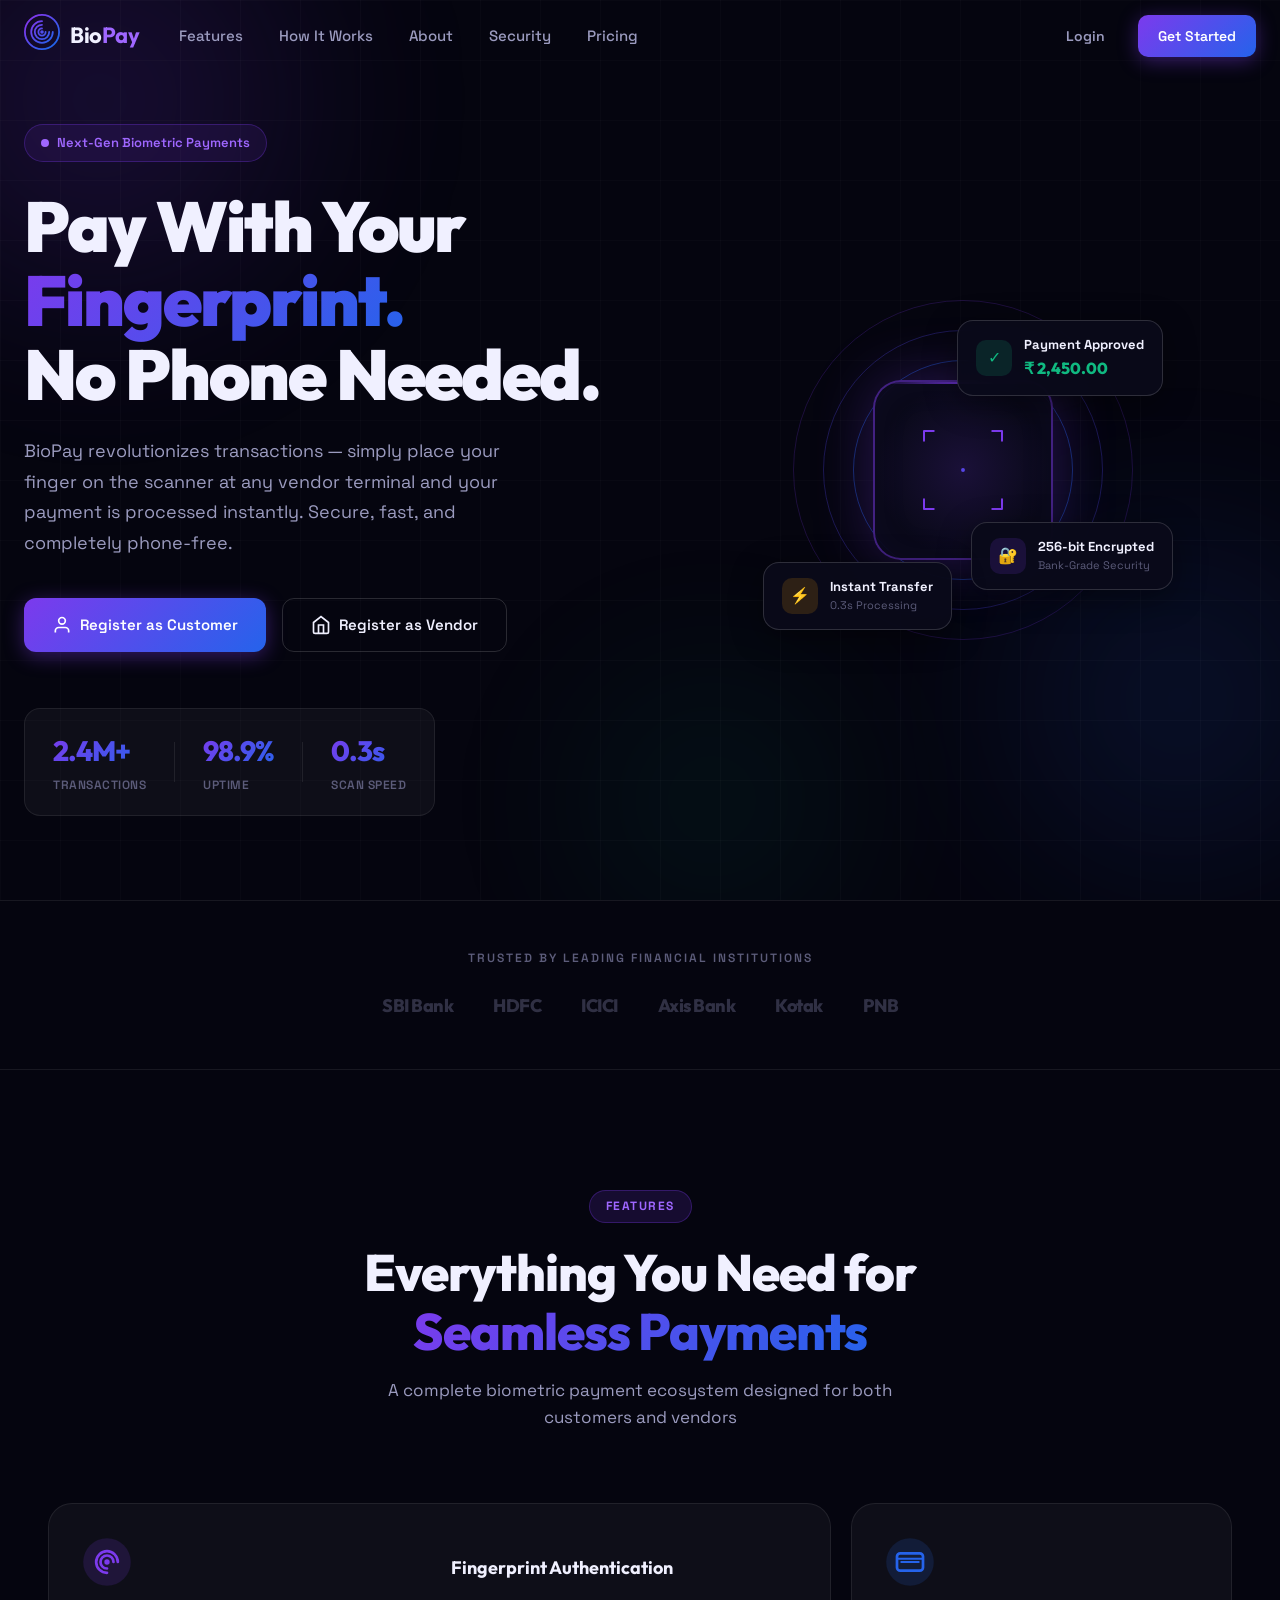
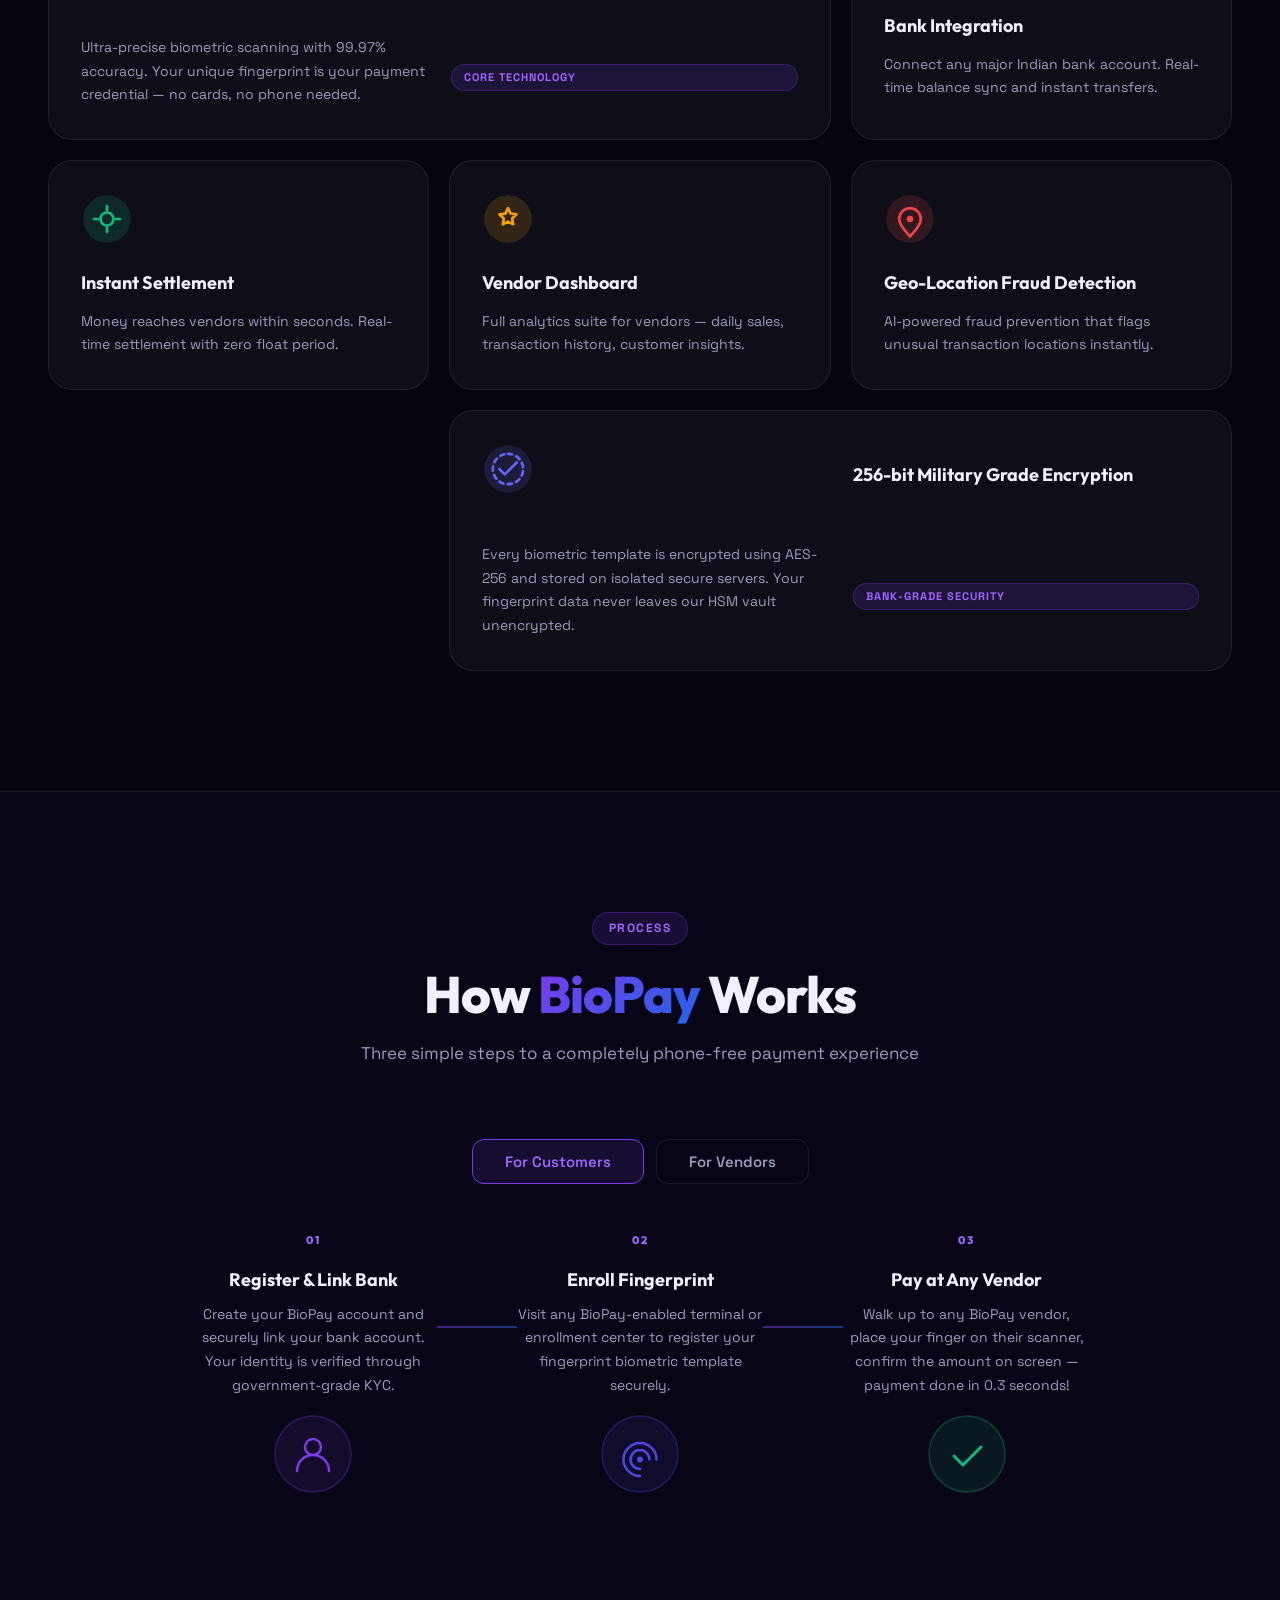
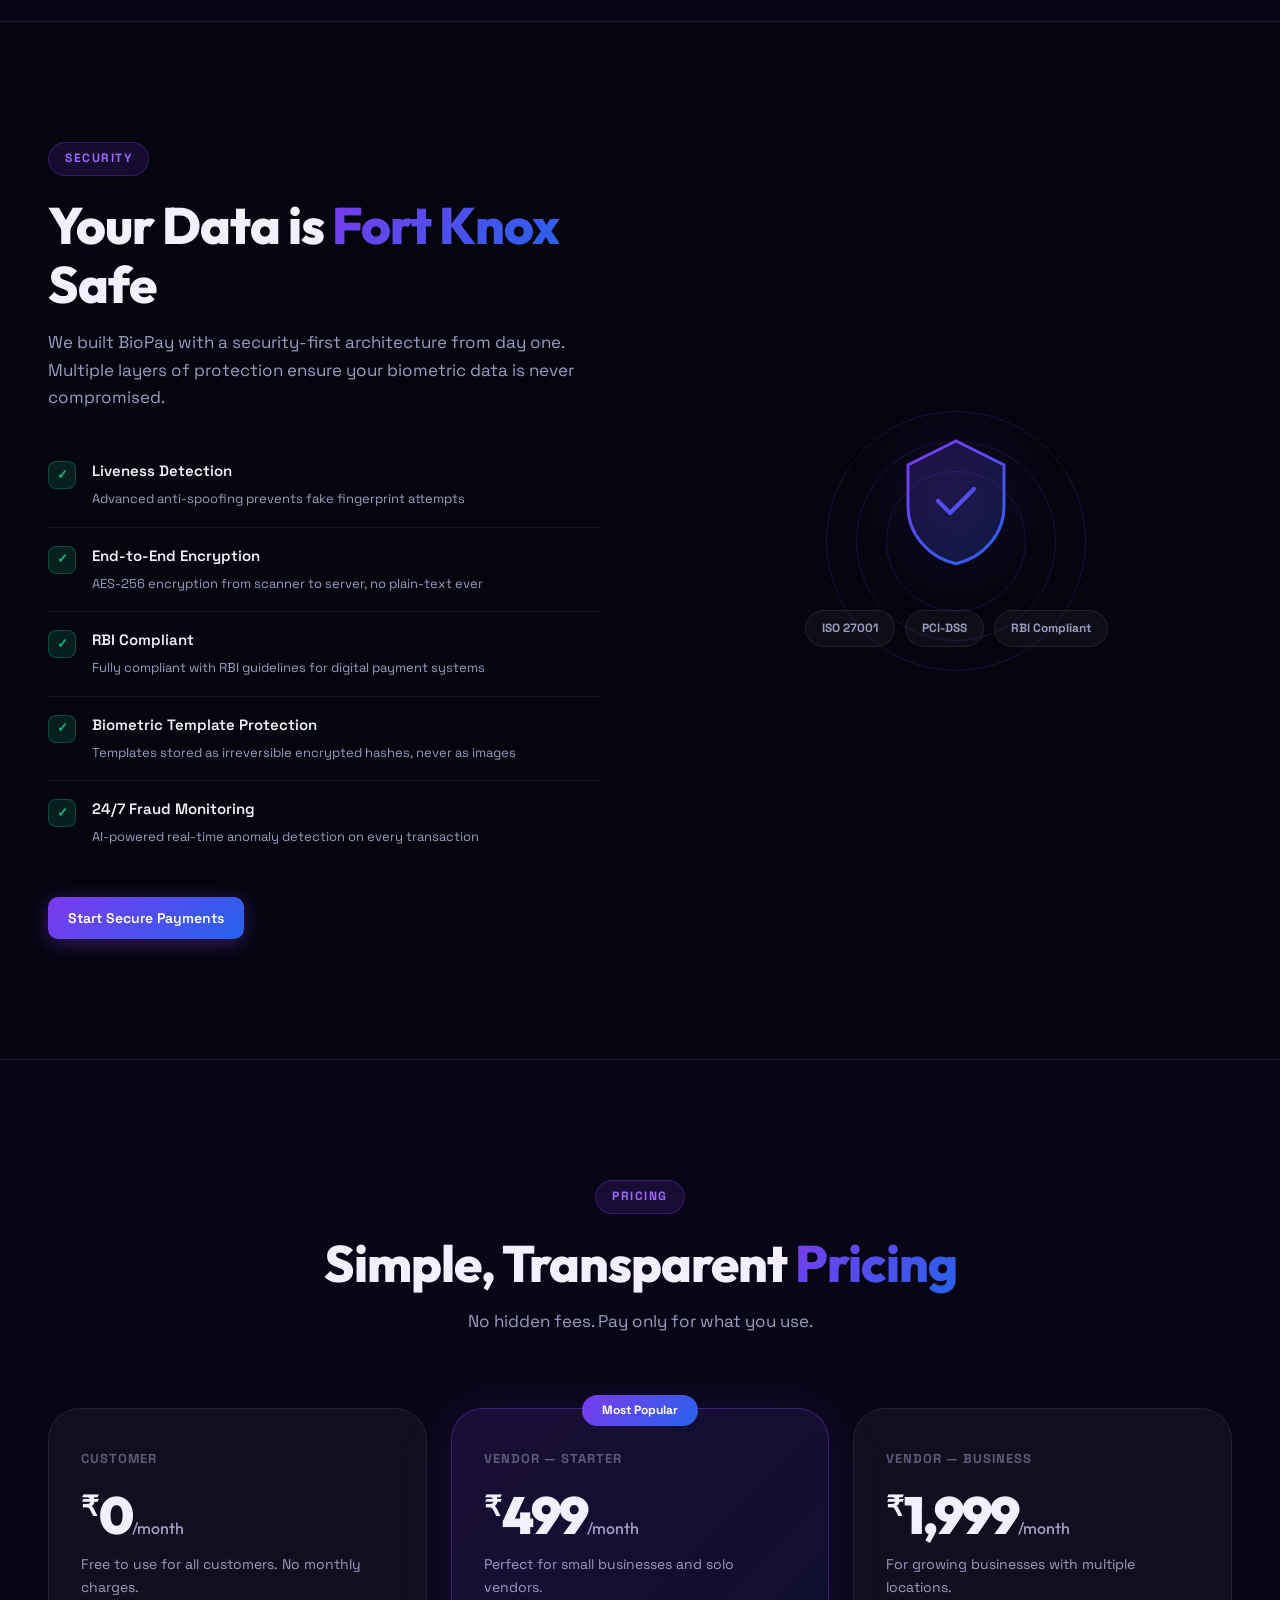
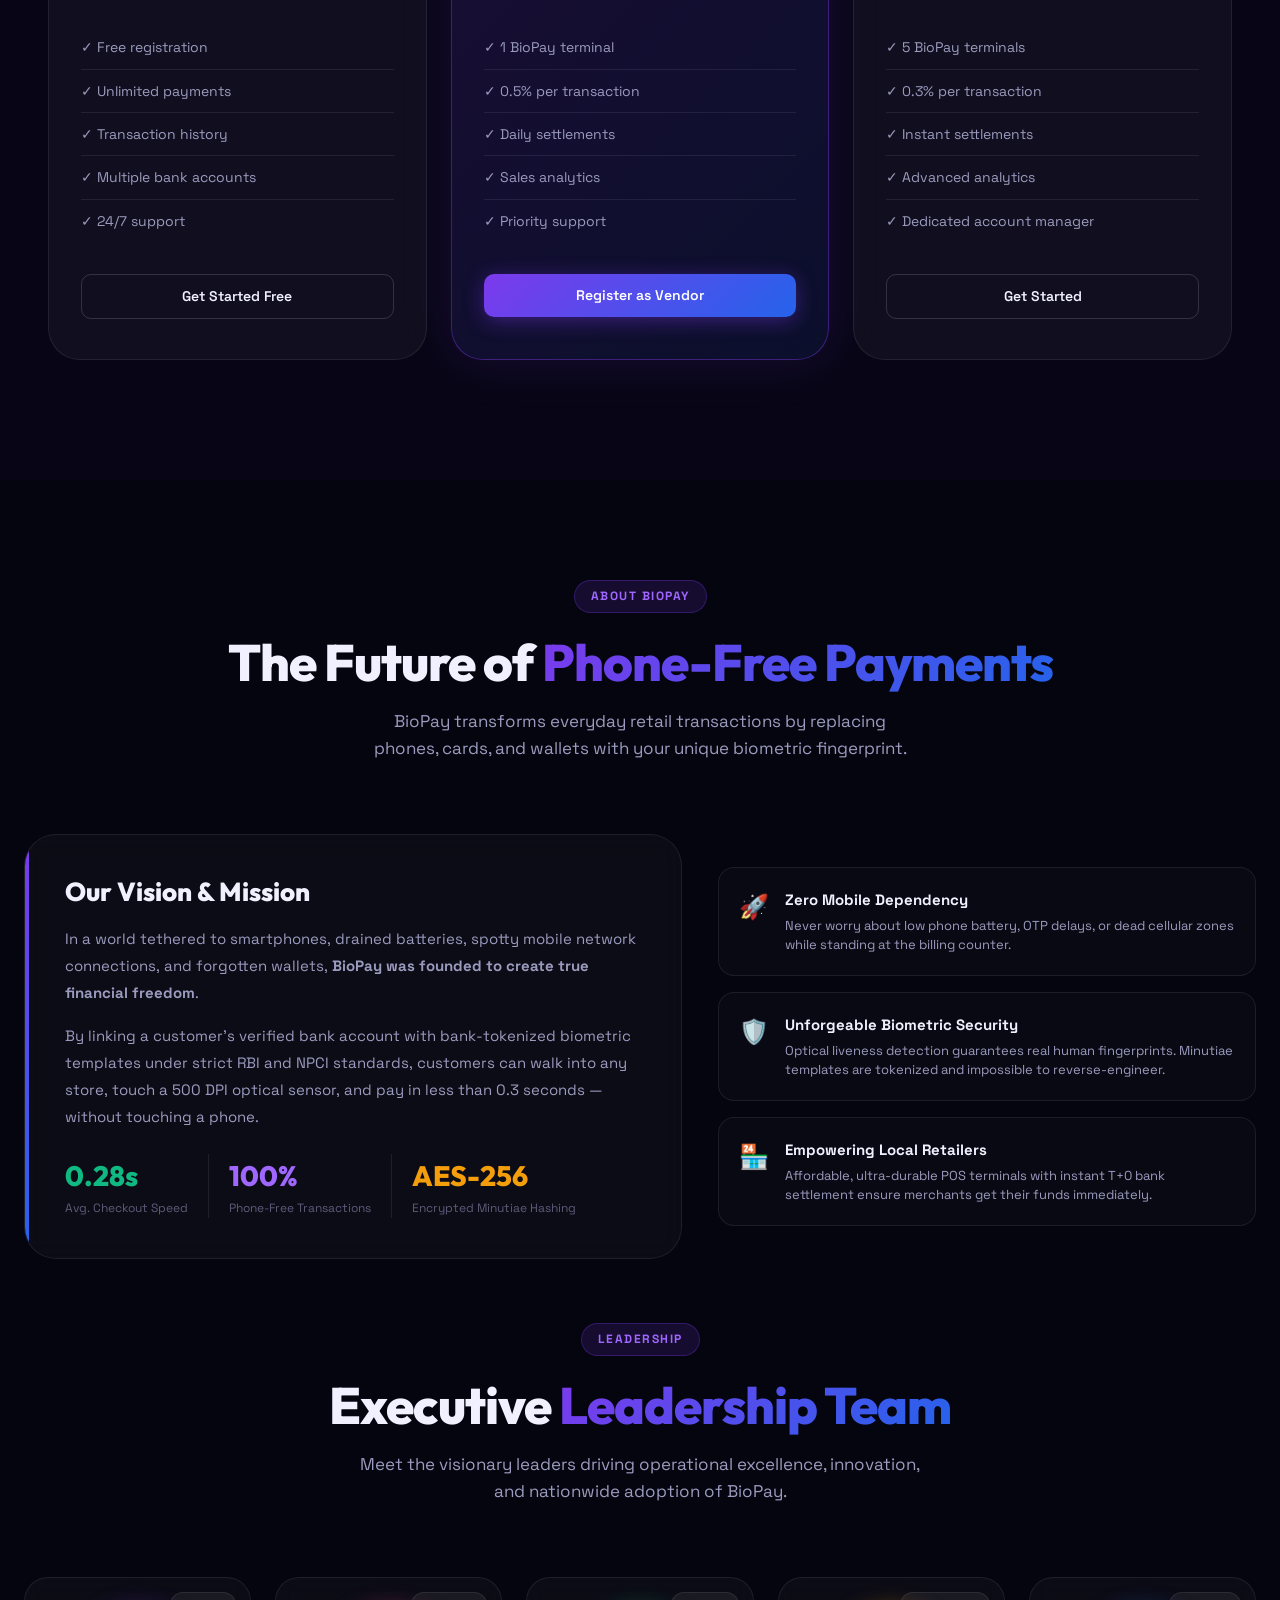
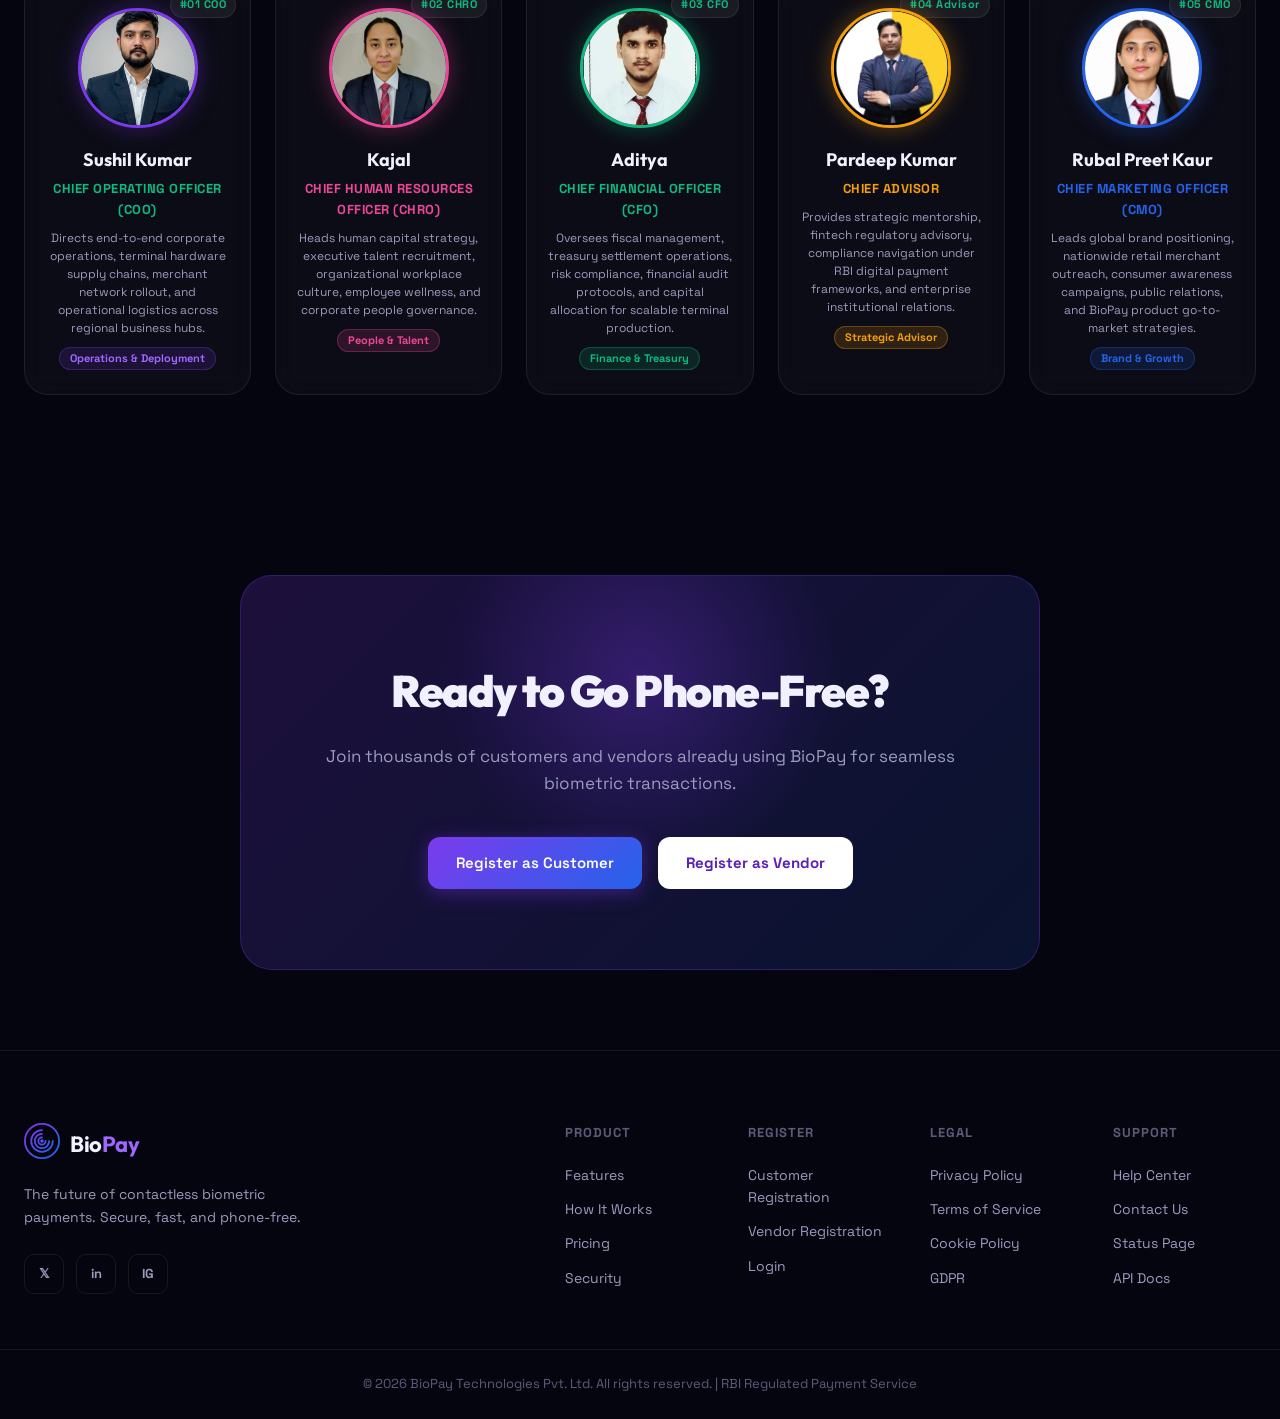
<file: index.html>
<!DOCTYPE html>
<html lang="en">
<head>
  <meta charset="UTF-8" />
  <meta name="viewport" content="width=device-width, initial-scale=1.0" />
  <title>BioPay – Pay With Your Fingerprint | Secure Biometric Payments</title>
  <meta name="description" content="BioPay enables seamless, contactless payments using fingerprint authentication. No phone needed — just your finger. Register as a customer or vendor today." />
  <link rel="preconnect" href="https://fonts.googleapis.com" />
  <link rel="preconnect" href="https://fonts.gstatic.com" crossorigin />
  <link href="https://fonts.googleapis.com/css2?family=Outfit:wght@300;400;500;600;700;800;900&family=Space+Grotesk:wght@300;400;500;600;700&display=swap" rel="stylesheet" />
  <link rel="stylesheet" href="css/style.css" />
  <link rel="stylesheet" href="css/home.css" />
</head>
<body>
  <!-- Animated Background -->
  <div class="bg-animated">
    <div class="bg-orb orb-1"></div>
    <div class="bg-orb orb-2"></div>
    <div class="bg-orb orb-3"></div>
    <div class="grid-overlay"></div>
  </div>

  <!-- Navigation -->
  <nav class="navbar" id="navbar">
    <div class="nav-container">
      <a href="index.html" class="nav-logo">
        <div class="logo-icon">
          <svg viewBox="0 0 40 40" fill="none" xmlns="http://www.w3.org/2000/svg">
            <circle cx="20" cy="20" r="19" stroke="url(#logoGrad)" stroke-width="2"/>
            <path d="M20 8C13.4 8 8 13.4 8 20s5.4 12 12 12 12-5.4 12-12" stroke="url(#logoGrad)" stroke-width="2" stroke-linecap="round"/>
            <path d="M20 12c-4.4 0-8 3.6-8 8s3.6 8 8 8 8-3.6 8-8" stroke="url(#logoGrad)" stroke-width="2" stroke-linecap="round"/>
            <path d="M20 16c-2.2 0-4 1.8-4 4s1.8 4 4 4 4-1.8 4-4" stroke="url(#logoGrad)" stroke-width="2" stroke-linecap="round"/>
            <circle cx="20" cy="20" r="2" fill="url(#logoGrad)"/>
            <defs>
              <linearGradient id="logoGrad" x1="8" y1="8" x2="32" y2="32" gradientUnits="userSpaceOnUse">
                <stop stop-color="#7C3AED"/>
                <stop offset="1" stop-color="#2563EB"/>
              </linearGradient>
            </defs>
          </svg>
        </div>
        <span class="logo-text">Bio<span class="logo-accent">Pay</span></span>
      </a>
      <ul class="nav-links" id="navLinks">
        <li><a href="#features">Features</a></li>
        <li><a href="#how-it-works">How It Works</a></li>
        <li><a href="#about">About</a></li>
        <li><a href="#security">Security</a></li>
        <li><a href="#pricing">Pricing</a></li>
      </ul>
      <div class="nav-actions">
        <a href="login.html" class="btn btn-ghost">Login</a>
        <a href="register-customer.html" class="btn btn-primary">Get Started</a>
      </div>
      <button class="hamburger" id="hamburger" aria-label="Toggle menu">
        <span></span><span></span><span></span>
      </button>
    </div>
  </nav>

  <!-- Hero Section -->
  <section class="hero" id="home">
    <div class="hero-content">
      <div class="hero-badge">
        <span class="badge-dot"></span>
        <span>Next-Gen Biometric Payments</span>
      </div>
      <h1 class="hero-title">
        Pay With Your <br/>
        <span class="gradient-text">Fingerprint.</span><br/>
        No Phone Needed.
      </h1>
      <p class="hero-subtitle">
        BioPay revolutionizes transactions — simply place your finger on the scanner at any vendor terminal and your payment is processed instantly. Secure, fast, and completely phone-free.
      </p>
      <div class="hero-actions">
        <a href="register-customer.html" class="btn btn-primary btn-large" id="heroCustomerBtn">
          <svg width="20" height="20" viewBox="0 0 24 24" fill="none" stroke="currentColor" stroke-width="2"><path d="M20 21v-2a4 4 0 0 0-4-4H8a4 4 0 0 0-4 4v2"/><circle cx="12" cy="7" r="4"/></svg>
          Register as Customer
        </a>
        <a href="register-vendor.html" class="btn btn-outline btn-large" id="heroVendorBtn">
          <svg width="20" height="20" viewBox="0 0 24 24" fill="none" stroke="currentColor" stroke-width="2"><path d="M3 9l9-7 9 7v11a2 2 0 0 1-2 2H5a2 2 0 0 1-2-2z"/><polyline points="9 22 9 12 15 12 15 22"/></svg>
          Register as Vendor
        </a>
      </div>
      <div class="hero-stats">
        <div class="stat-item">
          <span class="stat-number">2.4M+</span>
          <span class="stat-label">Transactions</span>
        </div>
        <div class="stat-divider"></div>
        <div class="stat-item">
          <span class="stat-number">98.9%</span>
          <span class="stat-label">Uptime</span>
        </div>
        <div class="stat-divider"></div>
        <div class="stat-item">
          <span class="stat-number">0.3s</span>
          <span class="stat-label">Scan Speed</span>
        </div>
      </div>
    </div>
    <div class="hero-visual">
      <div class="device-mockup">
        <div class="scanner-ring ring-outer"></div>
        <div class="scanner-ring ring-middle"></div>
        <div class="scanner-ring ring-inner"></div>
        <div class="fingerprint-scanner" id="heroScanner">
          <svg class="fp-svg" viewBox="0 0 200 200" fill="none" xmlns="http://www.w3.org/2000/svg">
            <path class="fp-line" d="M100 170c-38.6 0-70-31.4-70-70s31.4-70 70-70 70 31.4 70 70" stroke="url(#fpGrad)" stroke-width="2.5" stroke-linecap="round"/>
            <path class="fp-line" d="M100 155c-30.4 0-55-24.6-55-55s24.6-55 55-55 55 24.6 55 55" stroke="url(#fpGrad)" stroke-width="2.5" stroke-linecap="round"/>
            <path class="fp-line" d="M100 140c-22.1 0-40-17.9-40-40s17.9-40 40-40 40 17.9 40 40" stroke="url(#fpGrad)" stroke-width="2.5" stroke-linecap="round"/>
            <path class="fp-line" d="M100 125c-13.8 0-25-11.2-25-25s11.2-25 25-25 25 11.2 25 25" stroke="url(#fpGrad)" stroke-width="2.5" stroke-linecap="round"/>
            <path class="fp-line" d="M100 110c-5.5 0-10-4.5-10-10s4.5-10 10-10 10 4.5 10 10-4.5 10-10 10" stroke="url(#fpGrad)" stroke-width="2.5" stroke-linecap="round"/>
            <circle cx="100" cy="100" r="3" fill="url(#fpGrad)"/>
            <!-- Corner brackets -->
            <path d="M40 55 L40 40 L55 40" stroke="#7C3AED" stroke-width="3" stroke-linecap="round" stroke-linejoin="round"/>
            <path d="M160 55 L160 40 L145 40" stroke="#7C3AED" stroke-width="3" stroke-linecap="round" stroke-linejoin="round"/>
            <path d="M40 145 L40 160 L55 160" stroke="#7C3AED" stroke-width="3" stroke-linecap="round" stroke-linejoin="round"/>
            <path d="M160 145 L160 160 L145 160" stroke="#7C3AED" stroke-width="3" stroke-linecap="round" stroke-linejoin="round"/>
            <defs>
              <linearGradient id="fpGrad" x1="30" y1="30" x2="170" y2="170" gradientUnits="userSpaceOnUse">
                <stop stop-color="#7C3AED"/>
                <stop offset="0.5" stop-color="#4F46E5"/>
                <stop offset="1" stop-color="#2563EB"/>
              </linearGradient>
            </defs>
          </svg>
          <div class="scan-line"></div>
          <div class="scan-pulse"></div>
        </div>
        <!-- Floating Cards -->
        <div class="float-card card-payment">
          <div class="card-icon">✓</div>
          <div class="card-info">
            <span class="card-title">Payment Approved</span>
            <span class="card-amount">₹ 2,450.00</span>
          </div>
        </div>
        <div class="float-card card-secure">
          <div class="card-icon">🔐</div>
          <div class="card-info">
            <span class="card-title">256-bit Encrypted</span>
            <span class="card-sub">Bank-Grade Security</span>
          </div>
        </div>
        <div class="float-card card-speed">
          <div class="card-icon">⚡</div>
          <div class="card-info">
            <span class="card-title">Instant Transfer</span>
            <span class="card-sub">0.3s Processing</span>
          </div>
        </div>
      </div>
    </div>
  </section>

  <!-- Trusted By Section -->
  <section class="trusted-section">
    <p class="trusted-label">Trusted by leading financial institutions</p>
    <div class="trusted-logos">
      <div class="trust-logo">SBI Bank</div>
      <div class="trust-logo">HDFC</div>
      <div class="trust-logo">ICICI</div>
      <div class="trust-logo">Axis Bank</div>
      <div class="trust-logo">Kotak</div>
      <div class="trust-logo">PNB</div>
    </div>
  </section>

  <!-- Features Section -->
  <section class="features-section" id="features">
    <div class="section-container">
      <div class="section-header">
        <div class="section-badge">Features</div>
        <h2 class="section-title">Everything You Need for<br/><span class="gradient-text">Seamless Payments</span></h2>
        <p class="section-subtitle">A complete biometric payment ecosystem designed for both customers and vendors</p>
      </div>
      <div class="features-grid">
        <div class="feature-card feature-large">
          <div class="feature-icon-wrap">
            <svg viewBox="0 0 48 48" fill="none"><circle cx="24" cy="24" r="22" fill="rgba(124,58,237,0.15)"/><path d="M24 34c-5.5 0-10-4.5-10-10s4.5-10 10-10 10 4.5 10 10" stroke="#7C3AED" stroke-width="2.5" stroke-linecap="round"/><path d="M24 30c-3.3 0-6-2.7-6-6s2.7-6 6-6 6 2.7 6 6" stroke="#7C3AED" stroke-width="2.5" stroke-linecap="round"/><circle cx="24" cy="24" r="2.5" fill="#7C3AED"/></svg>
          </div>
          <h3>Fingerprint Authentication</h3>
          <p>Ultra-precise biometric scanning with 99.97% accuracy. Your unique fingerprint is your payment credential — no cards, no phone needed.</p>
          <div class="feature-tag">Core Technology</div>
        </div>
        <div class="feature-card">
          <div class="feature-icon-wrap">
            <svg viewBox="0 0 48 48" fill="none"><circle cx="24" cy="24" r="22" fill="rgba(37,99,235,0.15)"/><rect x="12" y="16" width="24" height="16" rx="3" stroke="#2563EB" stroke-width="2.5"/><path d="M16 24h16M12 21h24" stroke="#2563EB" stroke-width="2" stroke-linecap="round"/></svg>
          </div>
          <h3>Bank Integration</h3>
          <p>Connect any major Indian bank account. Real-time balance sync and instant transfers.</p>
        </div>
        <div class="feature-card">
          <div class="feature-icon-wrap">
            <svg viewBox="0 0 48 48" fill="none"><circle cx="24" cy="24" r="22" fill="rgba(16,185,129,0.15)"/><path d="M24 12v4M24 32v4M12 24h4M32 24h4" stroke="#10B981" stroke-width="2.5" stroke-linecap="round"/><circle cx="24" cy="24" r="6" stroke="#10B981" stroke-width="2.5"/></svg>
          </div>
          <h3>Instant Settlement</h3>
          <p>Money reaches vendors within seconds. Real-time settlement with zero float period.</p>
        </div>
        <div class="feature-card">
          <div class="feature-icon-wrap">
            <svg viewBox="0 0 48 48" fill="none"><circle cx="24" cy="24" r="22" fill="rgba(245,158,11,0.15)"/><path d="M24 14l2.4 4.9 5.4.8-3.9 3.8.9 5.3L24 26.4l-4.8 2.5.9-5.3-3.9-3.8 5.4-.8L24 14z" stroke="#F59E0B" stroke-width="2.5" stroke-linejoin="round"/></svg>
          </div>
          <h3>Vendor Dashboard</h3>
          <p>Full analytics suite for vendors — daily sales, transaction history, customer insights.</p>
        </div>
        <div class="feature-card">
          <div class="feature-icon-wrap">
            <svg viewBox="0 0 48 48" fill="none"><circle cx="24" cy="24" r="22" fill="rgba(239,68,68,0.15)"/><path d="M24 14a10 10 0 0 1 10 10c0 5.5-10 16-10 16S14 29.5 14 24a10 10 0 0 1 10-10z" stroke="#EF4444" stroke-width="2.5"/><circle cx="24" cy="24" r="3" fill="#EF4444"/></svg>
          </div>
          <h3>Geo-Location Fraud Detection</h3>
          <p>AI-powered fraud prevention that flags unusual transaction locations instantly.</p>
        </div>
        <div class="feature-card feature-large right">
          <div class="feature-icon-wrap">
            <svg viewBox="0 0 48 48" fill="none"><circle cx="24" cy="24" r="22" fill="rgba(99,102,241,0.15)"/><path d="M16 24l5 5 11-11" stroke="#6366F1" stroke-width="2.5" stroke-linecap="round" stroke-linejoin="round"/><path d="M24 10a14 14 0 1 1 0 28 14 14 0 0 1 0-28" stroke="#6366F1" stroke-width="2.5" stroke-linecap="round" stroke-dasharray="4 4"/></svg>
          </div>
          <h3>256-bit Military Grade Encryption</h3>
          <p>Every biometric template is encrypted using AES-256 and stored on isolated secure servers. Your fingerprint data never leaves our HSM vault unencrypted.</p>
          <div class="feature-tag">Bank-Grade Security</div>
        </div>
      </div>
    </div>
  </section>

  <!-- How It Works Section -->
  <section class="how-section" id="how-it-works">
    <div class="section-container">
      <div class="section-header">
        <div class="section-badge">Process</div>
        <h2 class="section-title">How <span class="gradient-text">BioPay</span> Works</h2>
        <p class="section-subtitle">Three simple steps to a completely phone-free payment experience</p>
      </div>
      <div class="tabs-container">
        <div class="tab-buttons">
          <button class="tab-btn active" data-tab="customer" id="tabCustomer">For Customers</button>
          <button class="tab-btn" data-tab="vendor" id="tabVendor">For Vendors</button>
        </div>
        <div class="tab-content active" id="tabCustomerContent">
          <div class="steps-container">
            <div class="step-item">
              <div class="step-number">01</div>
              <div class="step-content">
                <h3>Register & Link Bank</h3>
                <p>Create your BioPay account and securely link your bank account. Your identity is verified through government-grade KYC.</p>
              </div>
              <div class="step-visual">
                <svg viewBox="0 0 80 80" fill="none"><circle cx="40" cy="40" r="38" fill="rgba(124,58,237,0.1)" stroke="rgba(124,58,237,0.3)" stroke-width="1.5"/><path d="M40 25a8 8 0 1 1 0 16 8 8 0 0 1 0-16zM24 57c0-8.8 7.2-16 16-16s16 7.2 16 16" stroke="#7C3AED" stroke-width="2.5" stroke-linecap="round"/></svg>
              </div>
            </div>
            <div class="step-connector"></div>
            <div class="step-item">
              <div class="step-number">02</div>
              <div class="step-content">
                <h3>Enroll Fingerprint</h3>
                <p>Visit any BioPay-enabled terminal or enrollment center to register your fingerprint biometric template securely.</p>
              </div>
              <div class="step-visual">
                <svg viewBox="0 0 80 80" fill="none"><circle cx="40" cy="40" r="38" fill="rgba(79,70,229,0.1)" stroke="rgba(79,70,229,0.3)" stroke-width="1.5"/><path d="M40 62c-9 0-16.5-7.5-16.5-16.5S31 29 40 29s16.5 7.5 16.5 16.5" stroke="#4F46E5" stroke-width="2.5" stroke-linecap="round"/><path d="M40 55c-5.2 0-9.5-4.3-9.5-9.5S34.8 36 40 36s9.5 4.3 9.5 9.5" stroke="#4F46E5" stroke-width="2.5" stroke-linecap="round"/><circle cx="40" cy="45.5" r="3" fill="#4F46E5"/></svg>
              </div>
            </div>
            <div class="step-connector"></div>
            <div class="step-item">
              <div class="step-number">03</div>
              <div class="step-content">
                <h3>Pay at Any Vendor</h3>
                <p>Walk up to any BioPay vendor, place your finger on their scanner, confirm the amount on screen — payment done in 0.3 seconds!</p>
              </div>
              <div class="step-visual">
                <svg viewBox="0 0 80 80" fill="none"><circle cx="40" cy="40" r="38" fill="rgba(16,185,129,0.1)" stroke="rgba(16,185,129,0.3)" stroke-width="1.5"/><path d="M27 42l9 9 18-18" stroke="#10B981" stroke-width="3" stroke-linecap="round" stroke-linejoin="round"/></svg>
              </div>
            </div>
          </div>
        </div>
        <div class="tab-content" id="tabVendorContent">
          <div class="steps-container">
            <div class="step-item">
              <div class="step-number">01</div>
              <div class="step-content">
                <h3>Register Business</h3>
                <p>Sign up your business on BioPay. Provide your GSTIN, bank account details, and business verification documents.</p>
              </div>
              <div class="step-visual">
                <svg viewBox="0 0 80 80" fill="none"><circle cx="40" cy="40" r="38" fill="rgba(124,58,237,0.1)" stroke="rgba(124,58,237,0.3)" stroke-width="1.5"/><rect x="22" y="28" width="36" height="24" rx="4" stroke="#7C3AED" stroke-width="2.5"/><path d="M22 36h36" stroke="#7C3AED" stroke-width="2.5" stroke-linecap="round"/></svg>
              </div>
            </div>
            <div class="step-connector"></div>
            <div class="step-item">
              <div class="step-number">02</div>
              <div class="step-content">
                <h3>Get BioPay Terminal</h3>
                <p>Receive your BioPay fingerprint scanner terminal. Set it up at your counter — it connects via USB or Bluetooth to any display device.</p>
              </div>
              <div class="step-visual">
                <svg viewBox="0 0 80 80" fill="none"><circle cx="40" cy="40" r="38" fill="rgba(79,70,229,0.1)" stroke="rgba(79,70,229,0.3)" stroke-width="1.5"/><rect x="26" y="22" width="28" height="22" rx="3" stroke="#4F46E5" stroke-width="2.5"/><path d="M36 44v10M44 44v10M30 54h20" stroke="#4F46E5" stroke-width="2.5" stroke-linecap="round"/></svg>
              </div>
            </div>
            <div class="step-connector"></div>
            <div class="step-item">
              <div class="step-number">03</div>
              <div class="step-content">
                <h3>Accept Payments Instantly</h3>
                <p>Enter the amount on your device, customer scans their finger, and funds are transferred to your account in real-time.</p>
              </div>
              <div class="step-visual">
                <svg viewBox="0 0 80 80" fill="none"><circle cx="40" cy="40" r="38" fill="rgba(16,185,129,0.1)" stroke="rgba(16,185,129,0.3)" stroke-width="1.5"/><path d="M40 24v8M40 48v8M24 40h8M48 40h8" stroke="#10B981" stroke-width="2.5" stroke-linecap="round"/><circle cx="40" cy="40" r="8" stroke="#10B981" stroke-width="2.5"/></svg>
              </div>
            </div>
          </div>
        </div>
      </div>
    </div>
  </section>

  <!-- Security Section -->
  <section class="security-section" id="security">
    <div class="section-container">
      <div class="security-grid">
        <div class="security-content">
          <div class="section-badge">Security</div>
          <h2 class="section-title">Your Data is <span class="gradient-text">Fort Knox</span> Safe</h2>
          <p class="section-subtitle">We built BioPay with a security-first architecture from day one. Multiple layers of protection ensure your biometric data is never compromised.</p>
          <ul class="security-list">
            <li>
              <div class="security-check">✓</div>
              <div>
                <strong>Liveness Detection</strong>
                <span>Advanced anti-spoofing prevents fake fingerprint attempts</span>
              </div>
            </li>
            <li>
              <div class="security-check">✓</div>
              <div>
                <strong>End-to-End Encryption</strong>
                <span>AES-256 encryption from scanner to server, no plain-text ever</span>
              </div>
            </li>
            <li>
              <div class="security-check">✓</div>
              <div>
                <strong>RBI Compliant</strong>
                <span>Fully compliant with RBI guidelines for digital payment systems</span>
              </div>
            </li>
            <li>
              <div class="security-check">✓</div>
              <div>
                <strong>Biometric Template Protection</strong>
                <span>Templates stored as irreversible encrypted hashes, never as images</span>
              </div>
            </li>
            <li>
              <div class="security-check">✓</div>
              <div>
                <strong>24/7 Fraud Monitoring</strong>
                <span>AI-powered real-time anomaly detection on every transaction</span>
              </div>
            </li>
          </ul>
          <a href="register-customer.html" class="btn btn-primary">Start Secure Payments</a>
        </div>
        <div class="security-visual">
          <div class="shield-container">
            <div class="shield-rings">
              <div class="shield-ring"></div>
              <div class="shield-ring"></div>
              <div class="shield-ring"></div>
            </div>
            <div class="shield-icon">
              <svg viewBox="0 0 100 120" fill="none">
                <path d="M50 5L10 25v35c0 22 17 42.4 40 47.3C73 102.4 90 82 90 60V25L50 5z" fill="url(#shieldGrad)" opacity="0.2"/>
                <path d="M50 5L10 25v35c0 22 17 42.4 40 47.3C73 102.4 90 82 90 60V25L50 5z" stroke="url(#shieldGrad)" stroke-width="2.5"/>
                <path d="M35 55l10 10 20-20" stroke="url(#shieldGrad)" stroke-width="3.5" stroke-linecap="round" stroke-linejoin="round"/>
                <defs>
                  <linearGradient id="shieldGrad" x1="10" y1="5" x2="90" y2="107" gradientUnits="userSpaceOnUse">
                    <stop stop-color="#7C3AED"/>
                    <stop offset="1" stop-color="#2563EB"/>
                  </linearGradient>
                </defs>
              </svg>
            </div>
            <div class="security-badges">
              <div class="sec-badge">ISO 27001</div>
              <div class="sec-badge">PCI-DSS</div>
              <div class="sec-badge">RBI Compliant</div>
            </div>
          </div>
        </div>
      </div>
    </div>
  </section>

  <!-- Pricing Section -->
  <section class="pricing-section" id="pricing">
    <div class="section-container">
      <div class="section-header">
        <div class="section-badge">Pricing</div>
        <h2 class="section-title">Simple, Transparent <span class="gradient-text">Pricing</span></h2>
        <p class="section-subtitle">No hidden fees. Pay only for what you use.</p>
      </div>
      <div class="pricing-grid">
        <div class="price-card">
          <div class="price-label">Customer</div>
          <div class="price-amount"><span class="price-currency">₹</span>0<span class="price-period">/month</span></div>
          <p class="price-desc">Free to use for all customers. No monthly charges.</p>
          <ul class="price-features">
            <li>✓ Free registration</li>
            <li>✓ Unlimited payments</li>
            <li>✓ Transaction history</li>
            <li>✓ Multiple bank accounts</li>
            <li>✓ 24/7 support</li>
          </ul>
          <a href="register-customer.html" class="btn btn-outline w-full">Get Started Free</a>
        </div>
        <div class="price-card featured">
          <div class="popular-badge">Most Popular</div>
          <div class="price-label">Vendor — Starter</div>
          <div class="price-amount"><span class="price-currency">₹</span>499<span class="price-period">/month</span></div>
          <p class="price-desc">Perfect for small businesses and solo vendors.</p>
          <ul class="price-features">
            <li>✓ 1 BioPay terminal</li>
            <li>✓ 0.5% per transaction</li>
            <li>✓ Daily settlements</li>
            <li>✓ Sales analytics</li>
            <li>✓ Priority support</li>
          </ul>
          <a href="register-vendor.html" class="btn btn-primary w-full">Register as Vendor</a>
        </div>
        <div class="price-card">
          <div class="price-label">Vendor — Business</div>
          <div class="price-amount"><span class="price-currency">₹</span>1,999<span class="price-period">/month</span></div>
          <p class="price-desc">For growing businesses with multiple locations.</p>
          <ul class="price-features">
            <li>✓ 5 BioPay terminals</li>
            <li>✓ 0.3% per transaction</li>
            <li>✓ Instant settlements</li>
            <li>✓ Advanced analytics</li>
            <li>✓ Dedicated account manager</li>
          </ul>
          <a href="register-vendor.html" class="btn btn-outline w-full">Get Started</a>
        </div>
      </div>
    </div>
  </section>

  <!-- About Us Section -->
  <section class="about-section" id="about">
    <div class="section-container">
      <div class="section-header">
        <div class="section-badge">About BioPay</div>
        <h2 class="section-title">The Future of <span class="gradient-text">Phone-Free Payments</span></h2>
        <p class="section-subtitle">BioPay transforms everyday retail transactions by replacing phones, cards, and wallets with your unique biometric fingerprint.</p>
      </div>

      <!-- About Story & Mission Grid -->
      <div class="about-intro-grid">
        <div class="about-story-card">
          <h3 class="about-story-title">Our Vision & Mission</h3>
          <p class="about-story-text">
            In a world tethered to smartphones, drained batteries, spotty mobile network connections, and forgotten wallets, <strong>BioPay was founded to create true financial freedom</strong>.
          </p>
          <p class="about-story-text">
            By linking a customer's verified bank account with bank-tokenized biometric templates under strict RBI and NPCI standards, customers can walk into any store, touch a 500 DPI optical sensor, and pay in less than 0.3 seconds — without touching a phone.
          </p>
          <div style="display:flex; gap:20px; margin-top:24px; flex-wrap:wrap;">
            <div>
              <div style="font-family:var(--font-display); font-size:28px; font-weight:800; color:var(--accent);">0.28s</div>
              <div style="font-size:12px; color:var(--text-muted);">Avg. Checkout Speed</div>
            </div>
            <div style="width:1px; background:var(--border);"></div>
            <div>
              <div style="font-family:var(--font-display); font-size:28px; font-weight:800; color:var(--primary-light);">100%</div>
              <div style="font-size:12px; color:var(--text-muted);">Phone-Free Transactions</div>
            </div>
            <div style="width:1px; background:var(--border);"></div>
            <div>
              <div style="font-family:var(--font-display); font-size:28px; font-weight:800; color:#F59E0B;">AES-256</div>
              <div style="font-size:12px; color:var(--text-muted);">Encrypted Minutiae Hashing</div>
            </div>
          </div>
        </div>

        <div class="about-mission-list">
          <div class="about-mission-item">
            <div class="about-mission-icon">🚀</div>
            <div>
              <div class="about-mission-title">Zero Mobile Dependency</div>
              <div class="about-mission-desc">Never worry about low phone battery, OTP delays, or dead cellular zones while standing at the billing counter.</div>
            </div>
          </div>
          <div class="about-mission-item">
            <div class="about-mission-icon">🛡️</div>
            <div>
              <div class="about-mission-title">Unforgeable Biometric Security</div>
              <div class="about-mission-desc">Optical liveness detection guarantees real human fingerprints. Minutiae templates are tokenized and impossible to reverse-engineer.</div>
            </div>
          </div>
          <div class="about-mission-item">
            <div class="about-mission-icon">🏪</div>
            <div>
              <div class="about-mission-title">Empowering Local Retailers</div>
              <div class="about-mission-desc">Affordable, ultra-durable POS terminals with instant T+0 bank settlement ensure merchants get their funds immediately.</div>
            </div>
          </div>
        </div>
      </div>

      <!-- Executive Leadership Team -->
      <div class="section-header" style="margin-top:20px;">
        <div class="section-badge">Leadership</div>
        <h2 class="section-title">Executive <span class="gradient-text">Leadership Team</span></h2>
        <p class="section-subtitle">Meet the visionary leaders driving operational excellence, innovation, and nationwide adoption of BioPay.</p>
      </div>

      <div class="team-grid">
        <!-- 01: Sushil kumar - COO -->
        <div class="team-card">
          <span class="exec-serial-badge">#01 COO</span>
          <div class="team-photo-wrap" style="border-color:var(--primary); box-shadow:0 0 24px rgba(124,58,237,0.35);">
            <img src="images/team/sushil-kumar.jpg" alt="Sushil Kumar - COO" />
          </div>
          <h3 class="team-name">Sushil Kumar</h3>
          <div class="team-role">Chief Operating Officer (COO)</div>
          <p class="team-desc">Directs end-to-end corporate operations, terminal hardware supply chains, merchant network rollout, and operational logistics across regional business hubs.</p>
          <span class="team-badge-tag">Operations & Deployment</span>
        </div>

        <!-- 02: Kajal - CHRO -->
        <div class="team-card">
          <span class="exec-serial-badge">#02 CHRO</span>
          <div class="team-photo-wrap" style="border-color:#EC4899; box-shadow:0 0 24px rgba(236,72,153,0.35);">
            <img src="images/team/kajal.jpg" alt="Kajal - CHRO" />
          </div>
          <h3 class="team-name">Kajal</h3>
          <div class="team-role" style="color:#EC4899;">Chief Human Resources Officer (CHRO)</div>
          <p class="team-desc">Heads human capital strategy, executive talent recruitment, organizational workplace culture, employee wellness, and corporate people governance.</p>
          <span class="team-badge-tag" style="background:rgba(236,72,153,0.15); border-color:rgba(236,72,153,0.3); color:#EC4899;">People & Talent</span>
        </div>

        <!-- 03: Aditya - CFO -->
        <div class="team-card">
          <span class="exec-serial-badge">#03 CFO</span>
          <div class="team-photo-wrap" style="border-color:var(--accent); box-shadow:0 0 24px rgba(16,185,129,0.35);">
            <img src="images/team/aditya.jpg" alt="Aditya - CFO" />
          </div>
          <h3 class="team-name">Aditya</h3>
          <div class="team-role" style="color:var(--accent);">Chief Financial Officer (CFO)</div>
          <p class="team-desc">Oversees fiscal management, treasury settlement operations, risk compliance, financial audit protocols, and capital allocation for scalable terminal production.</p>
          <span class="team-badge-tag" style="background:rgba(16,185,129,0.15); border-color:rgba(16,185,129,0.3); color:var(--accent);">Finance & Treasury</span>
        </div>

        <!-- 04: Pardeep Kumar - Chief Advisor -->
        <div class="team-card">
          <span class="exec-serial-badge">#04 Advisor</span>
          <div class="team-photo-wrap" style="border-color:#F59E0B; box-shadow:0 0 24px rgba(245,158,11,0.35);">
            <img src="images/team/pardeep-kumar.jpg" alt="Pardeep Kumar - Chief Advisor" />
          </div>
          <h3 class="team-name">Pardeep Kumar</h3>
          <div class="team-role" style="color:#F59E0B;">Chief Advisor</div>
          <p class="team-desc">Provides strategic mentorship, fintech regulatory advisory, compliance navigation under RBI digital payment frameworks, and enterprise institutional relations.</p>
          <span class="team-badge-tag" style="background:rgba(245,158,11,0.15); border-color:rgba(245,158,11,0.3); color:#F59E0B;">Strategic Advisor</span>
        </div>

        <!-- 05: Rubal preet kaur - CMO -->
        <div class="team-card">
          <span class="exec-serial-badge">#05 CMO</span>
          <div class="team-photo-wrap" style="border-color:var(--secondary); box-shadow:0 0 24px rgba(37,99,235,0.35);">
            <img src="images/team/rubal-preet-kaur.png" alt="Rubal Preet Kaur - CMO" />
          </div>
          <h3 class="team-name">Rubal Preet Kaur</h3>
          <div class="team-role" style="color:var(--secondary);">Chief Marketing Officer (CMO)</div>
          <p class="team-desc">Leads global brand positioning, nationwide retail merchant outreach, consumer awareness campaigns, public relations, and BioPay product go-to-market strategies.</p>
          <span class="team-badge-tag" style="background:rgba(37,99,235,0.15); border-color:rgba(37,99,235,0.3); color:var(--secondary);">Brand & Growth</span>
        </div>
      </div>
    </div>
  </section>

  <!-- CTA Section -->
  <section class="cta-section">
    <div class="section-container">
      <div class="cta-card">
        <div class="cta-glow"></div>
        <h2>Ready to Go Phone-Free?</h2>
        <p>Join thousands of customers and vendors already using BioPay for seamless biometric transactions.</p>
        <div class="cta-actions">
          <a href="register-customer.html" class="btn btn-primary btn-large">Register as Customer</a>
          <a href="register-vendor.html" class="btn btn-white btn-large">Register as Vendor</a>
        </div>
      </div>
    </div>
  </section>

  <!-- Footer -->
  <footer class="footer">
    <div class="footer-container">
      <div class="footer-brand">
        <a href="index.html" class="nav-logo">
          <div class="logo-icon">
            <svg viewBox="0 0 40 40" fill="none"><circle cx="20" cy="20" r="19" stroke="url(#fLogoGrad)" stroke-width="2"/><path d="M20 8C13.4 8 8 13.4 8 20s5.4 12 12 12 12-5.4 12-12" stroke="url(#fLogoGrad)" stroke-width="2" stroke-linecap="round"/><path d="M20 12c-4.4 0-8 3.6-8 8s3.6 8 8 8 8-3.6 8-8" stroke="url(#fLogoGrad)" stroke-width="2" stroke-linecap="round"/><path d="M20 16c-2.2 0-4 1.8-4 4s1.8 4 4 4 4-1.8 4-4" stroke="url(#fLogoGrad)" stroke-width="2" stroke-linecap="round"/><circle cx="20" cy="20" r="2" fill="url(#fLogoGrad)"/><defs><linearGradient id="fLogoGrad" x1="8" y1="8" x2="32" y2="32" gradientUnits="userSpaceOnUse"><stop stop-color="#7C3AED"/><stop offset="1" stop-color="#2563EB"/></linearGradient></defs></svg>
          </div>
          <span class="logo-text">Bio<span class="logo-accent">Pay</span></span>
        </a>
        <p>The future of contactless biometric payments. Secure, fast, and phone-free.</p>
        <div class="social-links">
          <a href="#" class="social-link" aria-label="Twitter">𝕏</a>
          <a href="#" class="social-link" aria-label="LinkedIn">in</a>
          <a href="#" class="social-link" aria-label="Instagram">IG</a>
        </div>
      </div>
      <div class="footer-links">
        <div class="footer-col">
          <h4>Product</h4>
          <a href="#features">Features</a>
          <a href="#how-it-works">How It Works</a>
          <a href="#pricing">Pricing</a>
          <a href="#security">Security</a>
        </div>
        <div class="footer-col">
          <h4>Register</h4>
          <a href="register-customer.html">Customer Registration</a>
          <a href="register-vendor.html">Vendor Registration</a>
          <a href="login.html">Login</a>
        </div>
        <div class="footer-col">
          <h4>Legal</h4>
          <a href="#">Privacy Policy</a>
          <a href="#">Terms of Service</a>
          <a href="#">Cookie Policy</a>
          <a href="#">GDPR</a>
        </div>
        <div class="footer-col">
          <h4>Support</h4>
          <a href="#">Help Center</a>
          <a href="#">Contact Us</a>
          <a href="#">Status Page</a>
          <a href="#">API Docs</a>
        </div>
      </div>
    </div>
    <div class="footer-bottom">
      <p>© 2026 BioPay Technologies Pvt. Ltd. All rights reserved. | RBI Regulated Payment Service</p>
    </div>
  </footer>

  <script src="js/main.js"></script>
</body>
</html>
</file>
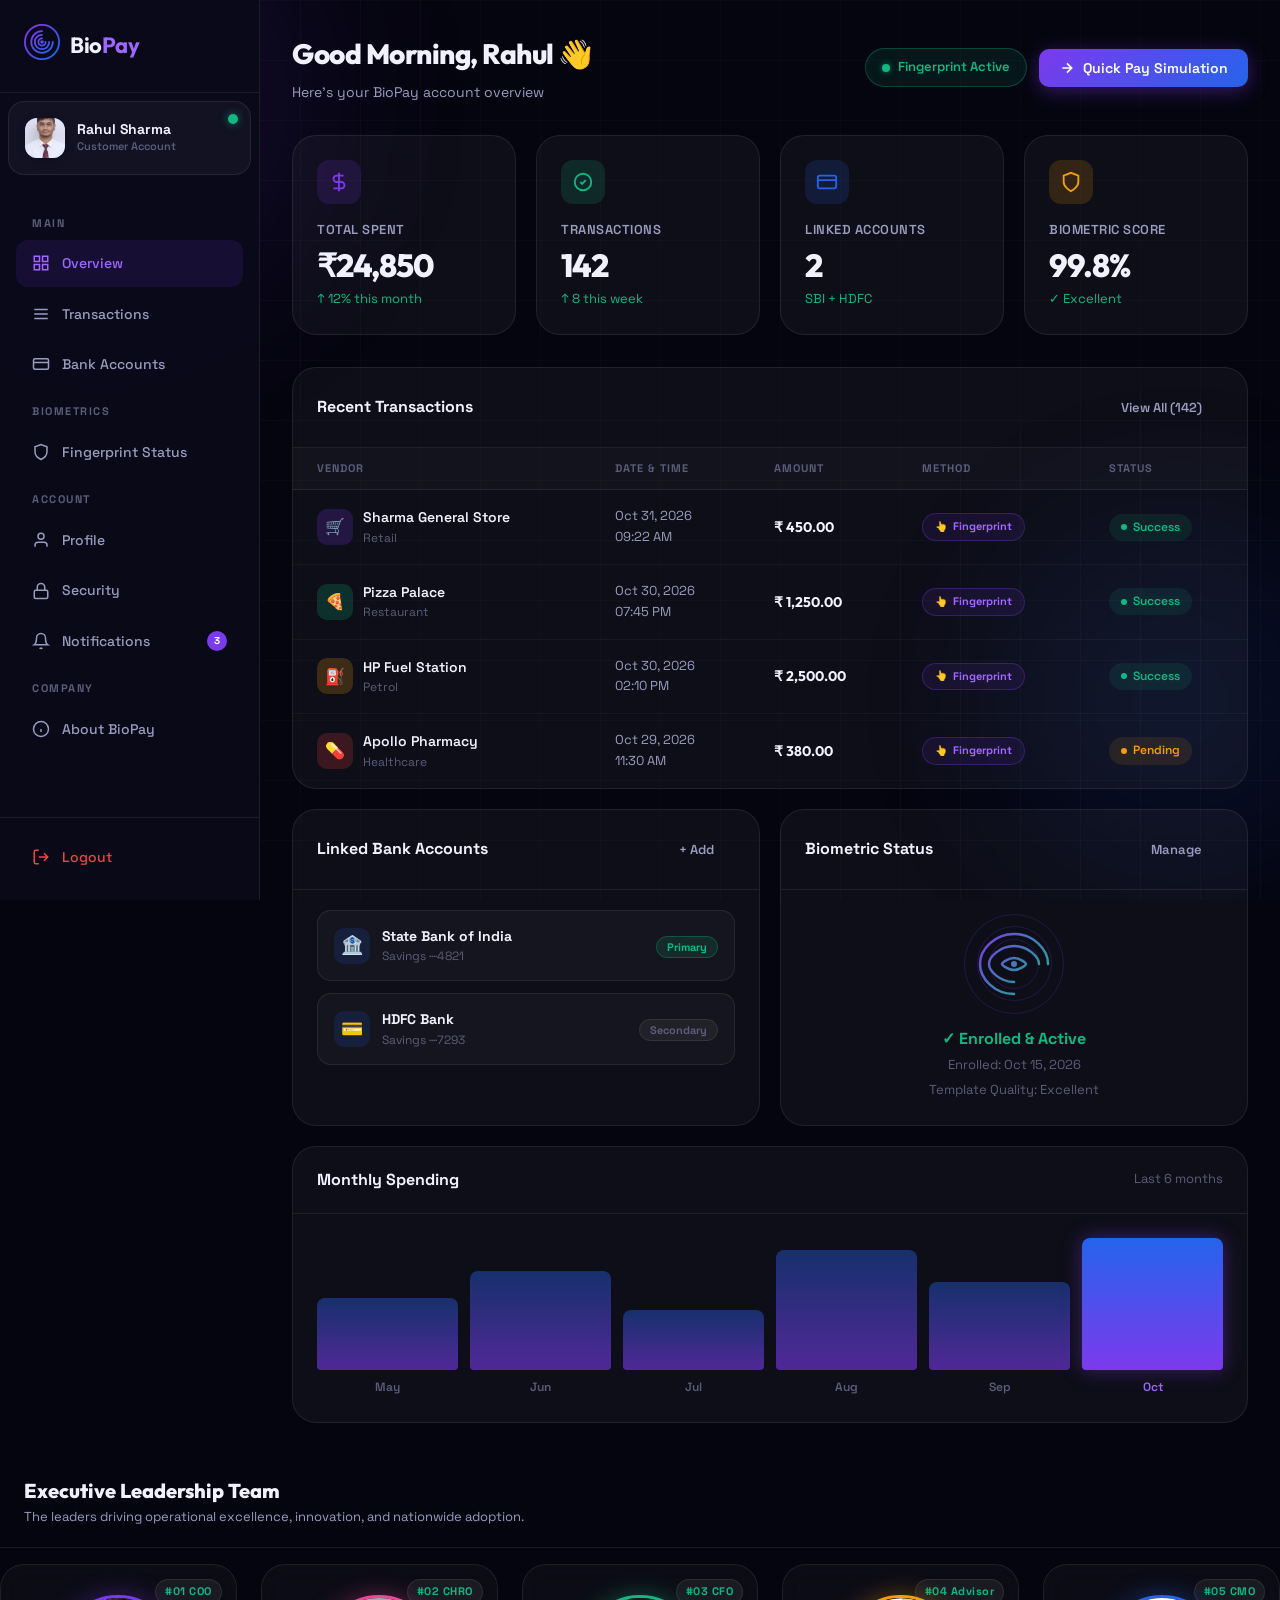
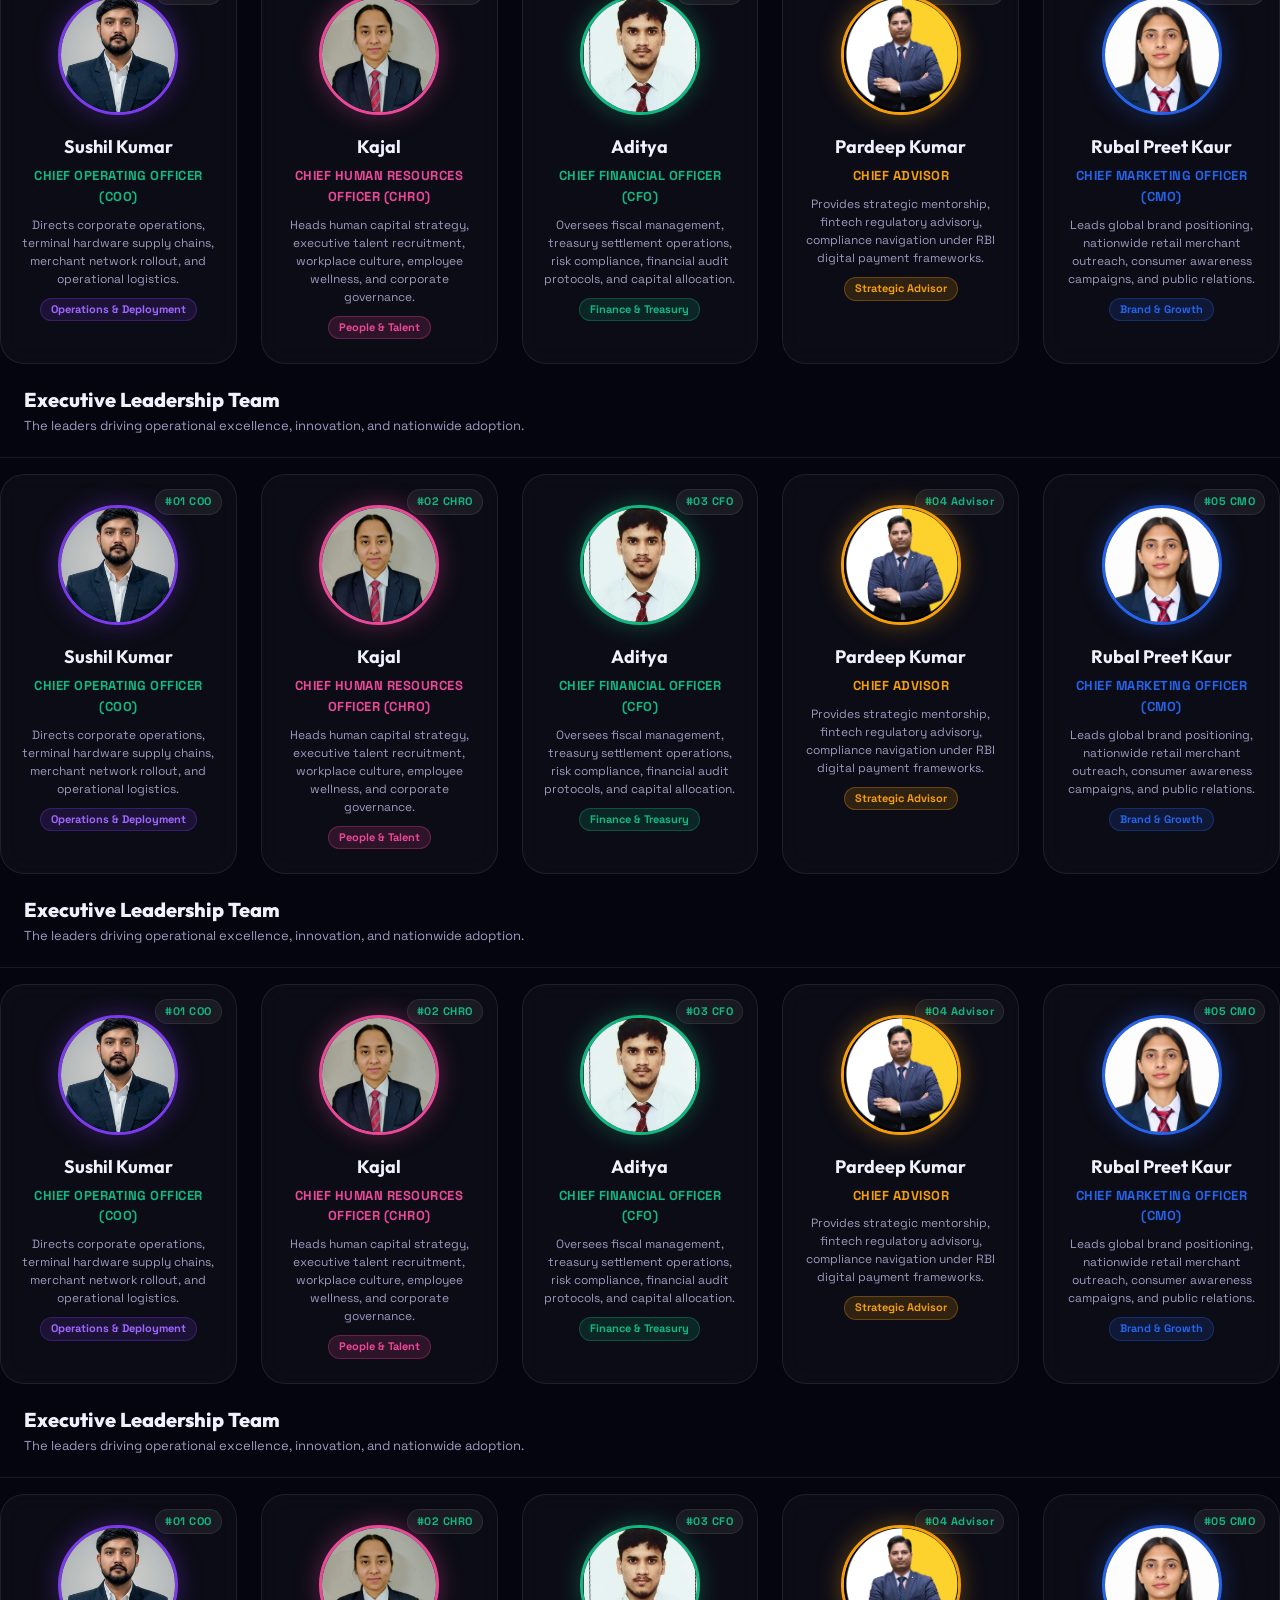
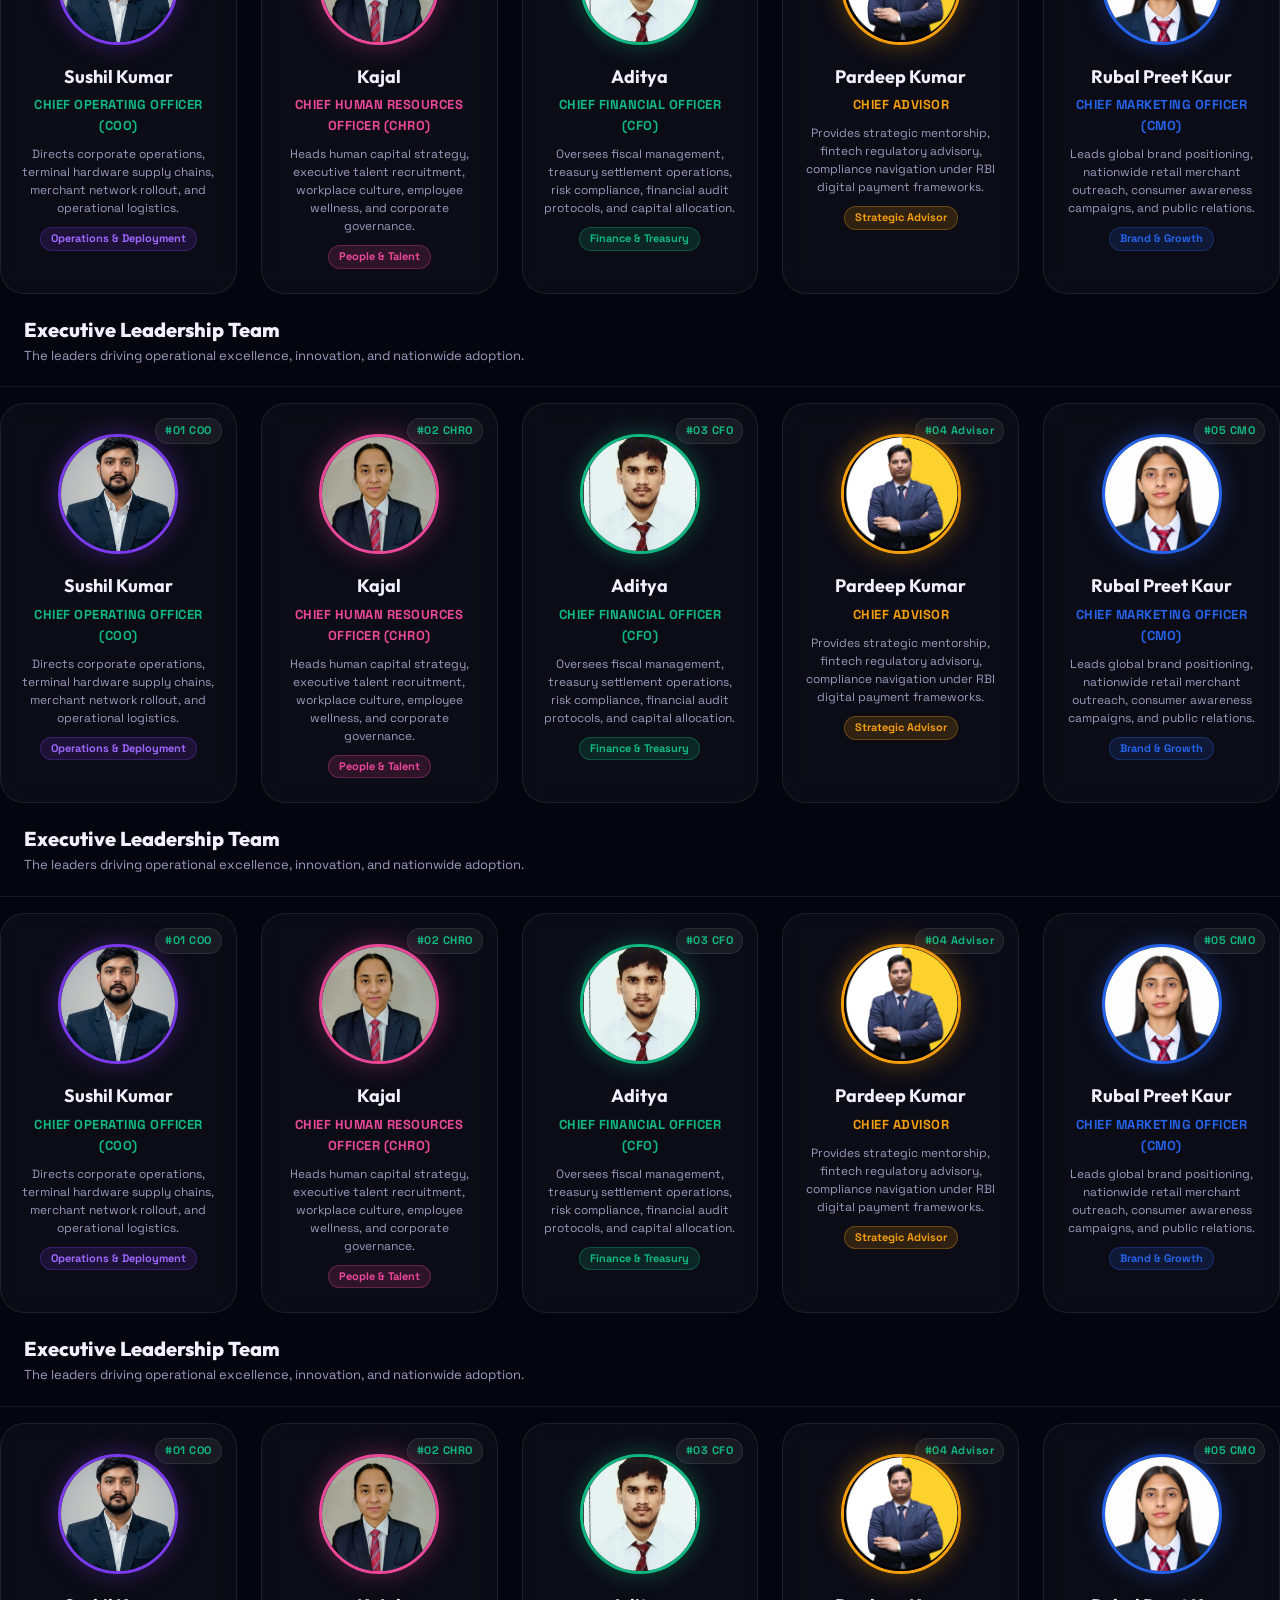
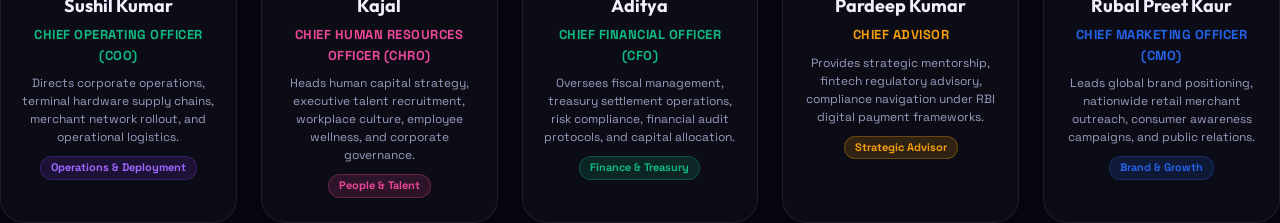
<file: dashboard-customer.html>
<!DOCTYPE html>
<html lang="en">
<head>
  <meta charset="UTF-8" />
  <meta name="viewport" content="width=device-width, initial-scale=1.0" />
  <title>Customer Dashboard – BioPay</title>
  <meta name="description" content="BioPay customer dashboard — view transactions, manage bank accounts, and payment history." />
  <link rel="preconnect" href="https://fonts.googleapis.com" />
  <link rel="preconnect" href="https://fonts.gstatic.com" crossorigin />
  <link href="https://fonts.googleapis.com/css2?family=Outfit:wght@300;400;500;600;700;800;900&family=Space+Grotesk:wght@300;400;500;600;700&display=swap" rel="stylesheet" />
  <link rel="stylesheet" href="css/style.css" />
  <link rel="stylesheet" href="css/dashboard.css" />
</head>
<body>
  <div class="bg-animated">
    <div class="bg-orb orb-1"></div>
    <div class="bg-orb orb-2"></div>
    <div class="grid-overlay"></div>
  </div>

  <div class="dashboard-layout">
    <!-- Sidebar -->
    <aside class="sidebar" id="sidebar">
      <div class="sidebar-header">
        <a href="index.html" class="nav-logo">
          <div class="logo-icon">
            <svg viewBox="0 0 40 40" fill="none"><circle cx="20" cy="20" r="19" stroke="url(#dlg)" stroke-width="2"/><path d="M20 8C13.4 8 8 13.4 8 20s5.4 12 12 12 12-5.4 12-12" stroke="url(#dlg)" stroke-width="2" stroke-linecap="round"/><path d="M20 12c-4.4 0-8 3.6-8 8s3.6 8 8 8 8-3.6 8-8" stroke="url(#dlg)" stroke-width="2" stroke-linecap="round"/><path d="M20 16c-2.2 0-4 1.8-4 4s1.8 4 4 4 4-1.8 4-4" stroke="url(#dlg)" stroke-width="2" stroke-linecap="round"/><circle cx="20" cy="20" r="2" fill="url(#dlg)"/><defs><linearGradient id="dlg" x1="8" y1="8" x2="32" y2="32" gradientUnits="userSpaceOnUse"><stop stop-color="#7C3AED"/><stop offset="1" stop-color="#2563EB"/></linearGradient></defs></svg>
          </div>
          <span class="logo-text">Bio<span class="logo-accent">Pay</span></span>
        </a>
      </div>

      <!-- User Info -->
      <div class="user-info-card">
        <div class="user-avatar" id="sidebarAvatarContainer">
          <img id="sidebarAvatarImg" src="images/team/member-2.jpg" alt="Member Avatar" />
        </div>
        <div>
          <div class="user-name">Rahul Sharma</div>
          <div class="user-role">Customer Account</div>
        </div>
        <div class="online-dot"></div>
      </div>

      <nav class="sidebar-nav">
        <div class="nav-section-label">Main</div>
        <a href="#" class="nav-item active" id="navOverview">
          <svg viewBox="0 0 24 24" fill="none" stroke="currentColor" stroke-width="2"><rect x="3" y="3" width="7" height="7"/><rect x="14" y="3" width="7" height="7"/><rect x="3" y="14" width="7" height="7"/><rect x="14" y="14" width="7" height="7"/></svg>
          Overview
        </a>
        <a href="#" class="nav-item" id="navTransactions">
          <svg viewBox="0 0 24 24" fill="none" stroke="currentColor" stroke-width="2"><path d="M21 12H3M3 6h18M3 18h18"/></svg>
          Transactions
        </a>
        <a href="#" class="nav-item" id="navBankAccounts">
          <svg viewBox="0 0 24 24" fill="none" stroke="currentColor" stroke-width="2"><rect x="2" y="5" width="20" height="14" rx="2"/><path d="M2 10h20"/></svg>
          Bank Accounts
        </a>

        <div class="nav-section-label">Biometrics</div>
        <a href="#" class="nav-item" id="navFingerprint">
          <svg viewBox="0 0 24 24" fill="none" stroke="currentColor" stroke-width="2"><path d="M12 22C12 22 4 18 4 12V5l8-3 8 3v7c0 6-8 10-8 10z"/></svg>
          Fingerprint Status
        </a>

        <div class="nav-section-label">Account</div>
        <a href="#" class="nav-item" id="navProfile">
          <svg viewBox="0 0 24 24" fill="none" stroke="currentColor" stroke-width="2"><path d="M20 21v-2a4 4 0 0 0-4-4H8a4 4 0 0 0-4 4v2"/><circle cx="12" cy="7" r="4"/></svg>
          Profile
        </a>
        <a href="#" class="nav-item" id="navSecurity">
          <svg viewBox="0 0 24 24" fill="none" stroke="currentColor" stroke-width="2"><rect x="3" y="11" width="18" height="11" rx="2" ry="2"/><path d="M7 11V7a5 5 0 0 1 10 0v4"/></svg>
          Security
        </a>
        <a href="#" class="nav-item" id="navNotifications">
          <svg viewBox="0 0 24 24" fill="none" stroke="currentColor" stroke-width="2"><path d="M18 8A6 6 0 0 0 6 8c0 7-3 9-3 9h18s-3-2-3-9M13.73 21a2 2 0 0 1-3.46 0"/></svg>
          Notifications
          <span class="nav-badge">3</span>
        </a>

        <div class="nav-section-label">Company</div>
        <a href="#" class="nav-item" id="navAbout">
          <svg viewBox="0 0 24 24" fill="none" stroke="currentColor" stroke-width="2"><circle cx="12" cy="12" r="10"/><line x1="12" y1="16" x2="12" y2="12"/><line x1="12" y1="8" x2="12.01" y2="8"/></svg>
          About BioPay
        </a>
      </nav>

      <div class="sidebar-footer">
        <a href="login.html" class="nav-item" style="color:var(--danger);">
          <svg viewBox="0 0 24 24" fill="none" stroke="currentColor" stroke-width="2"><path d="M9 21H5a2 2 0 0 1-2-2V5a2 2 0 0 1 2-2h4M16 17l5-5-5-5M21 12H9"/></svg>
          Logout
        </a>
      </div>
    </aside>

    <!-- Main Content -->
    <main class="dashboard-main">
      
      <!-- ==========================================
           VIEW 1: OVERVIEW
           ========================================== -->
      <div id="viewOverview" class="dashboard-view active">
        <!-- Header -->
        <div class="page-header">
          <div>
            <h1>Good Morning, Rahul 👋</h1>
            <p>Here's your BioPay account overview</p>
          </div>
          <div style="display:flex; gap:12px; align-items:center;">
            <div class="fingerprint-status-badge">
              <span class="fp-status-dot"></span>
              Fingerprint Active
            </div>
            <button class="btn btn-primary" onclick="openPaymentModal()">
              <svg width="16" height="16" viewBox="0 0 24 24" fill="none" stroke="currentColor" stroke-width="2.5"><path d="M5 12h14M12 5l7 7-7 7"/></svg>
              Quick Pay Simulation
            </button>
          </div>
        </div>

        <!-- Stats Cards -->
        <div class="stats-grid">
          <div class="stat-card">
            <div class="stat-card-icon" style="background:rgba(124,58,237,0.15);">
              <svg viewBox="0 0 24 24" fill="none" stroke="#7C3AED" stroke-width="2"><path d="M12 2v20M17 5H9.5a3.5 3.5 0 0 0 0 7h5a3.5 3.5 0 0 1 0 7H6"/></svg>
            </div>
            <h3>Total Spent</h3>
            <div class="value">₹24,850</div>
            <div class="change">↑ 12% this month</div>
          </div>
          <div class="stat-card">
            <div class="stat-card-icon" style="background:rgba(16,185,129,0.15);">
              <svg viewBox="0 0 24 24" fill="none" stroke="#10B981" stroke-width="2"><path d="M9 12l2 2 4-4"/><path d="M21 12a9 9 0 1 1-18 0 9 9 0 0 1 18 0z"/></svg>
            </div>
            <h3>Transactions</h3>
            <div class="value">142</div>
            <div class="change">↑ 8 this week</div>
          </div>
          <div class="stat-card">
            <div class="stat-card-icon" style="background:rgba(37,99,235,0.15);">
              <svg viewBox="0 0 24 24" fill="none" stroke="#2563EB" stroke-width="2"><rect x="2" y="5" width="20" height="14" rx="2"/><path d="M2 10h20"/></svg>
            </div>
            <h3>Linked Accounts</h3>
            <div class="value">2</div>
            <div class="change">SBI + HDFC</div>
          </div>
          <div class="stat-card">
            <div class="stat-card-icon" style="background:rgba(245,158,11,0.15);">
              <svg viewBox="0 0 24 24" fill="none" stroke="#F59E0B" stroke-width="2"><path d="M12 22C12 22 4 18 4 12V5l8-3 8 3v7c0 6-8 10-8 10z"/></svg>
            </div>
            <h3>Biometric Score</h3>
            <div class="value">99.8%</div>
            <div class="change" style="color:var(--accent);">✓ Excellent</div>
          </div>
        </div>

        <!-- Content Grid -->
        <div class="content-grid">
          <!-- Recent Transactions -->
          <div class="table-card" style="grid-column: span 2;">
            <div class="table-card-header">
              <h3>Recent Transactions</h3>
              <button class="btn btn-ghost" style="font-size:13px;" onclick="switchCustomerTab('navTransactions')">View All (142)</button>
            </div>
            <table class="data-table">
              <thead>
                <tr>
                  <th>Vendor</th>
                  <th>Date & Time</th>
                  <th>Amount</th>
                  <th>Method</th>
                  <th>Status</th>
                </tr>
              </thead>
              <tbody>
                <tr style="cursor:pointer;" onclick="openReceipt('Sharma General Store', '₹ 450.00', 'Oct 31, 2026 - 09:22 AM', 'Success', 'Retail Groceries')">
                  <td>
                    <div style="display:flex; align-items:center; gap:10px;">
                      <div class="vendor-avatar" style="background:rgba(124,58,237,0.2);">🛒</div>
                      <div>
                        <div style="font-weight:600; font-size:14px;">Sharma General Store</div>
                        <div style="font-size:12px; color:var(--text-muted);">Retail</div>
                      </div>
                    </div>
                  </td>
                  <td style="color:var(--text-secondary); font-size:13px;">Oct 31, 2026<br/>09:22 AM</td>
                  <td style="font-family:var(--font-display); font-weight:700;">₹ 450.00</td>
                  <td><span class="method-badge">Fingerprint</span></td>
                  <td><span class="status-badge status-success">Success</span></td>
                </tr>
                <tr style="cursor:pointer;" onclick="openReceipt('Pizza Palace', '₹ 1,250.00', 'Oct 30, 2026 - 07:45 PM', 'Success', 'Dining')">
                  <td>
                    <div style="display:flex; align-items:center; gap:10px;">
                      <div class="vendor-avatar" style="background:rgba(16,185,129,0.2);">🍕</div>
                      <div>
                        <div style="font-weight:600; font-size:14px;">Pizza Palace</div>
                        <div style="font-size:12px; color:var(--text-muted);">Restaurant</div>
                      </div>
                    </div>
                  </td>
                  <td style="color:var(--text-secondary); font-size:13px;">Oct 30, 2026<br/>07:45 PM</td>
                  <td style="font-family:var(--font-display); font-weight:700;">₹ 1,250.00</td>
                  <td><span class="method-badge">Fingerprint</span></td>
                  <td><span class="status-badge status-success">Success</span></td>
                </tr>
                <tr style="cursor:pointer;" onclick="openReceipt('HP Fuel Station', '₹ 2,500.00', 'Oct 30, 2026 - 02:10 PM', 'Success', 'Automobile Fuel')">
                  <td>
                    <div style="display:flex; align-items:center; gap:10px;">
                      <div class="vendor-avatar" style="background:rgba(245,158,11,0.2);">⛽</div>
                      <div>
                        <div style="font-weight:600; font-size:14px;">HP Fuel Station</div>
                        <div style="font-size:12px; color:var(--text-muted);">Petrol</div>
                      </div>
                    </div>
                  </td>
                  <td style="color:var(--text-secondary); font-size:13px;">Oct 30, 2026<br/>02:10 PM</td>
                  <td style="font-family:var(--font-display); font-weight:700;">₹ 2,500.00</td>
                  <td><span class="method-badge">Fingerprint</span></td>
                  <td><span class="status-badge status-success">Success</span></td>
                </tr>
                <tr style="cursor:pointer;" onclick="openReceipt('Apollo Pharmacy', '₹ 380.00', 'Oct 29, 2026 - 11:30 AM', 'Pending', 'Healthcare')">
                  <td>
                    <div style="display:flex; align-items:center; gap:10px;">
                      <div class="vendor-avatar" style="background:rgba(239,68,68,0.2);">💊</div>
                      <div>
                        <div style="font-weight:600; font-size:14px;">Apollo Pharmacy</div>
                        <div style="font-size:12px; color:var(--text-muted);">Healthcare</div>
                      </div>
                    </div>
                  </td>
                  <td style="color:var(--text-secondary); font-size:13px;">Oct 29, 2026<br/>11:30 AM</td>
                  <td style="font-family:var(--font-display); font-weight:700;">₹ 380.00</td>
                  <td><span class="method-badge">Fingerprint</span></td>
                  <td><span class="status-badge status-pending">Pending</span></td>
                </tr>
              </tbody>
            </table>
          </div>

          <!-- Linked Accounts -->
          <div class="table-card">
            <div class="table-card-header">
              <h3>Linked Bank Accounts</h3>
              <button class="btn btn-ghost" style="font-size:13px;" onclick="openAddBankModal()">+ Add</button>
            </div>
            <div style="padding:20px 24px; display:flex; flex-direction:column; gap:12px;">
              <div class="bank-card" style="cursor:pointer;" onclick="switchCustomerTab('navBankAccounts')">
                <div class="bank-icon">🏦</div>
                <div style="flex:1;">
                  <div style="font-weight:700; font-size:14px;">State Bank of India</div>
                  <div style="font-size:12px; color:var(--text-muted);">Savings ····4821</div>
                </div>
                <div>
                  <span style="font-size:11px; padding:3px 10px; background:rgba(16,185,129,0.12); border:1px solid rgba(16,185,129,0.3); border-radius:100px; color:var(--accent); font-weight:700;">Primary</span>
                </div>
              </div>
              <div class="bank-card" style="cursor:pointer;" onclick="switchCustomerTab('navBankAccounts')">
                <div class="bank-icon">💳</div>
                <div style="flex:1;">
                  <div style="font-weight:700; font-size:14px;">HDFC Bank</div>
                  <div style="font-size:12px; color:var(--text-muted);">Savings ····7293</div>
                </div>
                <div>
                  <span style="font-size:11px; padding:3px 10px; background:rgba(255,255,255,0.05); border:1px solid var(--border); border-radius:100px; color:var(--text-muted); font-weight:700;">Secondary</span>
                </div>
              </div>
            </div>
          </div>

          <!-- Fingerprint Status -->
          <div class="table-card">
            <div class="table-card-header">
              <h3>Biometric Status</h3>
              <button class="btn btn-ghost" style="font-size:13px;" onclick="switchCustomerTab('navFingerprint')">Manage</button>
            </div>
            <div style="padding:24px; text-align:center;">
              <div class="fp-status-visual">
                <div class="fp-ring"></div>
                <div class="fp-ring"></div>
                <div class="fp-ring"></div>
                <svg viewBox="0 0 80 80" fill="none" width="80" height="80" style="position:relative;z-index:1;">
                  <path d="M40 70C21 70 6 55 6 40S21 10 40 10s34 15 34 30" stroke="url(#fpDashGrad)" stroke-width="2.5" stroke-linecap="round"/>
                  <path d="M40 58C26 58 15 47 15 40s11-18 25-18 25 11 25 18" stroke="url(#fpDashGrad)" stroke-width="2.5" stroke-linecap="round"/>
                  <path d="M40 46c-6 0-12-5-12-6s6-6 12-6 12 5 12 6-6 6-12 6" stroke="url(#fpDashGrad)" stroke-width="2.5" stroke-linecap="round"/>
                  <circle cx="40" cy="40" r="3" fill="url(#fpDashGrad)"/>
                  <defs><linearGradient id="fpDashGrad" x1="6" y1="10" x2="74" y2="70" gradientUnits="userSpaceOnUse"><stop stop-color="#7C3AED"/><stop offset="1" stop-color="#10B981"/></linearGradient></defs>
                </svg>
              </div>
              <div style="font-size:16px; font-weight:700; margin:12px 0 4px; color:var(--accent);">✓ Enrolled & Active</div>
              <div style="font-size:13px; color:var(--text-muted);">Enrolled: Oct 15, 2026</div>
              <div style="font-size:13px; color:var(--text-muted); margin-top:4px;">Template Quality: Excellent</div>
            </div>
          </div>

          <!-- Monthly Spending Chart -->
          <div class="table-card" style="grid-column:span 2;">
            <div class="table-card-header">
              <h3>Monthly Spending</h3>
              <span style="font-size:13px; color:var(--text-muted);">Last 6 months</span>
            </div>
            <div style="padding:24px;">
              <div class="mini-chart" id="spendingChart">
                <div class="chart-bars">
                  <div class="chart-bar-wrap">
                    <div class="chart-bar" style="height:45%;" title="₹8,200"></div>
                    <span>May</span>
                  </div>
                  <div class="chart-bar-wrap">
                    <div class="chart-bar" style="height:62%;" title="₹11,500"></div>
                    <span>Jun</span>
                  </div>
                  <div class="chart-bar-wrap">
                    <div class="chart-bar" style="height:38%;" title="₹7,100"></div>
                    <span>Jul</span>
                  </div>
                  <div class="chart-bar-wrap">
                    <div class="chart-bar" style="height:75%;" title="₹14,200"></div>
                    <span>Aug</span>
                  </div>
                  <div class="chart-bar-wrap">
                    <div class="chart-bar" style="height:55%;" title="₹10,300"></div>
                    <span>Sep</span>
                  </div>
                  <div class="chart-bar-wrap active">
                    <div class="chart-bar" style="height:88%;" title="₹24,850"></div>
                    <span>Oct</span>
                  </div>
                </div>
              </div>
            </div>
          </div>
        </div>
      </div>

              </div>

        <!-- Executive Leadership -->
        <div class="table-card-header" style="margin-bottom:16px;">
          <div>
            <h3 style="font-size:20px; font-family:var(--font-display); font-weight:800;">Executive Leadership Team</h3>
            <p style="font-size:13px; color:var(--text-secondary);">The leaders driving operational excellence, innovation, and nationwide adoption.</p>
          </div>
        </div>

        <div class="team-grid" style="margin-top:16px;">
          <!-- 01: Sushil kumar - COO -->
          <div class="team-card">
            <span class="exec-serial-badge">#01 COO</span>
            <div class="team-photo-wrap" style="border-color:var(--primary); box-shadow:0 0 24px rgba(124,58,237,0.35);">
              <img src="images/team/sushil-kumar.jpg" alt="Sushil Kumar - COO" />
            </div>
            <h3 class="team-name">Sushil Kumar</h3>
            <div class="team-role">Chief Operating Officer (COO)</div>
            <p class="team-desc">Directs corporate operations, terminal hardware supply chains, merchant network rollout, and operational logistics.</p>
            <span class="team-badge-tag">Operations & Deployment</span>
          </div>

          <!-- 02: Kajal - CHRO -->
          <div class="team-card">
            <span class="exec-serial-badge">#02 CHRO</span>
            <div class="team-photo-wrap" style="border-color:#EC4899; box-shadow:0 0 24px rgba(236,72,153,0.35);">
              <img src="images/team/kajal.jpg" alt="Kajal - CHRO" />
            </div>
            <h3 class="team-name">Kajal</h3>
            <div class="team-role" style="color:#EC4899;">Chief Human Resources Officer (CHRO)</div>
            <p class="team-desc">Heads human capital strategy, executive talent recruitment, workplace culture, employee wellness, and corporate governance.</p>
            <span class="team-badge-tag" style="background:rgba(236,72,153,0.15); border-color:rgba(236,72,153,0.3); color:#EC4899;">People & Talent</span>
          </div>

          <!-- 03: Aditya - CFO -->
          <div class="team-card">
            <span class="exec-serial-badge">#03 CFO</span>
            <div class="team-photo-wrap" style="border-color:var(--accent); box-shadow:0 0 24px rgba(16,185,129,0.35);">
              <img src="images/team/aditya.jpg" alt="Aditya - CFO" />
            </div>
            <h3 class="team-name">Aditya</h3>
            <div class="team-role" style="color:var(--accent);">Chief Financial Officer (CFO)</div>
            <p class="team-desc">Oversees fiscal management, treasury settlement operations, risk compliance, financial audit protocols, and capital allocation.</p>
            <span class="team-badge-tag" style="background:rgba(16,185,129,0.15); border-color:rgba(16,185,129,0.3); color:var(--accent);">Finance & Treasury</span>
          </div>

          <!-- 04: Pardeep Kumar - Chief Advisor -->
          <div class="team-card">
            <span class="exec-serial-badge">#04 Advisor</span>
            <div class="team-photo-wrap" style="border-color:#F59E0B; box-shadow:0 0 24px rgba(245,158,11,0.35);">
              <img src="images/team/pardeep-kumar.jpg" alt="Pardeep Kumar - Chief Advisor" />
            </div>
            <h3 class="team-name">Pardeep Kumar</h3>
            <div class="team-role" style="color:#F59E0B;">Chief Advisor</div>
            <p class="team-desc">Provides strategic mentorship, fintech regulatory advisory, compliance navigation under RBI digital payment frameworks.</p>
            <span class="team-badge-tag" style="background:rgba(245,158,11,0.15); border-color:rgba(245,158,11,0.3); color:#F59E0B;">Strategic Advisor</span>
          </div>

          <!-- 05: Rubal preet kaur - CMO -->
          <div class="team-card">
            <span class="exec-serial-badge">#05 CMO</span>
            <div class="team-photo-wrap" style="border-color:var(--secondary); box-shadow:0 0 24px rgba(37,99,235,0.35);">
              <img src="images/team/rubal-preet-kaur.png" alt="Rubal Preet Kaur - CMO" />
            </div>
            <h3 class="team-name">Rubal Preet Kaur</h3>
            <div class="team-role" style="color:var(--secondary);">Chief Marketing Officer (CMO)</div>
            <p class="team-desc">Leads global brand positioning, nationwide retail merchant outreach, consumer awareness campaigns, and public relations.</p>
            <span class="team-badge-tag" style="background:rgba(37,99,235,0.15); border-color:rgba(37,99,235,0.3); color:var(--secondary);">Brand & Growth</span>
          </div>
        </div>
      </div>

      <!-- ==========================================
           VIEW 2: TRANSACTIONS
           ========================================== -->
      <div id="viewTransactions" class="dashboard-view">
        <div class="page-header">
          <div>
            <h1>All Transactions 💳</h1>
            <p>Every payment authenticated by your fingerprint across any BioPay terminal.</p>
          </div>
          <div style="display:flex; gap:12px;">
            <button class="btn btn-secondary" onclick="exportStatement()">
              <svg width="16" height="16" viewBox="0 0 24 24" fill="none" stroke="currentColor" stroke-width="2"><path d="M21 15v4a2 2 0 0 1-2 2H5a2 2 0 0 1-2-2v-4M7 10l5 5 5-5M12 15V3"/></svg>
              Download PDF Statement
            </button>
          </div>
        </div>

        <div class="table-card">
          <div style="padding: 20px 24px 0;">
            <div class="filter-bar">
              <div class="search-input-wrap">
                <svg width="18" height="18" viewBox="0 0 24 24" fill="none" stroke="currentColor" stroke-width="2"><circle cx="11" cy="11" r="8"/><line x1="21" y1="21" x2="16.65" y2="16.65"/></svg>
                <input type="text" class="search-input" id="txnSearchInput" placeholder="Search by vendor, date, or amount..." oninput="filterTxnTable()" />
              </div>
              <div class="filter-pills">
                <button class="filter-pill active" onclick="setTxnFilter('all', this)">All (142)</button>
                <button class="filter-pill" onclick="setTxnFilter('success', this)">Success (138)</button>
                <button class="filter-pill" onclick="setTxnFilter('pending', this)">Pending (3)</button>
                <button class="filter-pill" onclick="setTxnFilter('failed', this)">Failed (1)</button>
              </div>
            </div>
          </div>

          <table class="data-table" id="allTxnTable">
            <thead>
              <tr>
                <th>Vendor / Store</th>
                <th>Category</th>
                <th>Date & Time</th>
                <th>Amount</th>
                <th>Auth Method</th>
                <th>Status</th>
                <th>Receipt</th>
              </tr>
            </thead>
            <tbody>
              <tr data-status="success">
                <td>
                  <div style="display:flex; align-items:center; gap:10px;">
                    <div class="vendor-avatar" style="background:rgba(124,58,237,0.2);">🛒</div>
                    <div>
                      <div style="font-weight:600; font-size:14px;">Sharma General Store</div>
                      <div style="font-size:12px; color:var(--text-muted);">Terminal: BP-TRM-00482</div>
                    </div>
                  </div>
                </td>
                <td style="color:var(--text-secondary); font-size:13px;">Groceries</td>
                <td style="color:var(--text-secondary); font-size:13px;">Oct 31, 2026 · 09:22 AM</td>
                <td style="font-family:var(--font-display); font-weight:700; color:var(--danger);">- ₹ 450.00</td>
                <td><span class="method-badge">Fingerprint</span></td>
                <td><span class="status-badge status-success">Success</span></td>
                <td><button class="btn btn-ghost" style="padding:4px 10px; font-size:12px;" onclick="openReceipt('Sharma General Store', '₹ 450.00', 'Oct 31, 2026 - 09:22 AM', 'Success', 'Groceries')">View</button></td>
              </tr>
              <tr data-status="success">
                <td>
                  <div style="display:flex; align-items:center; gap:10px;">
                    <div class="vendor-avatar" style="background:rgba(16,185,129,0.2);">🍕</div>
                    <div>
                      <div style="font-weight:600; font-size:14px;">Pizza Palace</div>
                      <div style="font-size:12px; color:var(--text-muted);">Terminal: BP-TRM-00109</div>
                    </div>
                  </div>
                </td>
                <td style="color:var(--text-secondary); font-size:13px;">Food & Dining</td>
                <td style="color:var(--text-secondary); font-size:13px;">Oct 30, 2026 · 07:45 PM</td>
                <td style="font-family:var(--font-display); font-weight:700; color:var(--danger);">- ₹ 1,250.00</td>
                <td><span class="method-badge">Fingerprint</span></td>
                <td><span class="status-badge status-success">Success</span></td>
                <td><button class="btn btn-ghost" style="padding:4px 10px; font-size:12px;" onclick="openReceipt('Pizza Palace', '₹ 1,250.00', 'Oct 30, 2026 - 07:45 PM', 'Success', 'Food & Dining')">View</button></td>
              </tr>
              <tr data-status="success">
                <td>
                  <div style="display:flex; align-items:center; gap:10px;">
                    <div class="vendor-avatar" style="background:rgba(245,158,11,0.2);">⛽</div>
                    <div>
                      <div style="font-weight:600; font-size:14px;">HP Fuel Station</div>
                      <div style="font-size:12px; color:var(--text-muted);">Terminal: BP-TRM-00774</div>
                    </div>
                  </div>
                </td>
                <td style="color:var(--text-secondary); font-size:13px;">Fuel & Auto</td>
                <td style="color:var(--text-secondary); font-size:13px;">Oct 30, 2026 · 02:10 PM</td>
                <td style="font-family:var(--font-display); font-weight:700; color:var(--danger);">- ₹ 2,500.00</td>
                <td><span class="method-badge">Fingerprint</span></td>
                <td><span class="status-badge status-success">Success</span></td>
                <td><button class="btn btn-ghost" style="padding:4px 10px; font-size:12px;" onclick="openReceipt('HP Fuel Station', '₹ 2,500.00', 'Oct 30, 2026 - 02:10 PM', 'Success', 'Fuel & Auto')">View</button></td>
              </tr>
              <tr data-status="pending">
                <td>
                  <div style="display:flex; align-items:center; gap:10px;">
                    <div class="vendor-avatar" style="background:rgba(239,68,68,0.2);">💊</div>
                    <div>
                      <div style="font-weight:600; font-size:14px;">Apollo Pharmacy</div>
                      <div style="font-size:12px; color:var(--text-muted);">Terminal: BP-TRM-00312</div>
                    </div>
                  </div>
                </td>
                <td style="color:var(--text-secondary); font-size:13px;">Healthcare</td>
                <td style="color:var(--text-secondary); font-size:13px;">Oct 29, 2026 · 11:30 AM</td>
                <td style="font-family:var(--font-display); font-weight:700; color:var(--danger);">- ₹ 380.00</td>
                <td><span class="method-badge">Fingerprint</span></td>
                <td><span class="status-badge status-pending">Pending</span></td>
                <td><button class="btn btn-ghost" style="padding:4px 10px; font-size:12px;" onclick="openReceipt('Apollo Pharmacy', '₹ 380.00', 'Oct 29, 2026 - 11:30 AM', 'Pending', 'Healthcare')">View</button></td>
              </tr>
              <tr data-status="success">
                <td>
                  <div style="display:flex; align-items:center; gap:10px;">
                    <div class="vendor-avatar" style="background:rgba(99,102,241,0.2);">📚</div>
                    <div>
                      <div style="font-weight:600; font-size:14px;">Sapna Book House</div>
                      <div style="font-size:12px; color:var(--text-muted);">Terminal: BP-TRM-00891</div>
                    </div>
                  </div>
                </td>
                <td style="color:var(--text-secondary); font-size:13px;">Stationery</td>
                <td style="color:var(--text-secondary); font-size:13px;">Oct 28, 2026 · 04:15 PM</td>
                <td style="font-family:var(--font-display); font-weight:700; color:var(--danger);">- ₹ 750.00</td>
                <td><span class="method-badge">Fingerprint</span></td>
                <td><span class="status-badge status-success">Success</span></td>
                <td><button class="btn btn-ghost" style="padding:4px 10px; font-size:12px;" onclick="openReceipt('Sapna Book House', '₹ 750.00', 'Oct 28, 2026 - 04:15 PM', 'Success', 'Stationery')">View</button></td>
              </tr>
              <tr data-status="success">
                <td>
                  <div style="display:flex; align-items:center; gap:10px;">
                    <div class="vendor-avatar" style="background:rgba(37,99,235,0.2);">☕</div>
                    <div>
                      <div style="font-weight:600; font-size:14px;">Cafe Coffee Day</div>
                      <div style="font-size:12px; color:var(--text-muted);">Terminal: BP-TRM-00215</div>
                    </div>
                  </div>
                </td>
                <td style="color:var(--text-secondary); font-size:13px;">Beverages</td>
                <td style="color:var(--text-secondary); font-size:13px;">Oct 27, 2026 · 06:12 PM</td>
                <td style="font-family:var(--font-display); font-weight:700; color:var(--danger);">- ₹ 220.00</td>
                <td><span class="method-badge">Fingerprint</span></td>
                <td><span class="status-badge status-success">Success</span></td>
                <td><button class="btn btn-ghost" style="padding:4px 10px; font-size:12px;" onclick="openReceipt('Cafe Coffee Day', '₹ 220.00', 'Oct 27, 2026 - 06:12 PM', 'Success', 'Beverages')">View</button></td>
              </tr>
            </tbody>
          </table>
        </div>
      </div>

              </div>

        <!-- Executive Leadership -->
        <div class="table-card-header" style="margin-bottom:16px;">
          <div>
            <h3 style="font-size:20px; font-family:var(--font-display); font-weight:800;">Executive Leadership Team</h3>
            <p style="font-size:13px; color:var(--text-secondary);">The leaders driving operational excellence, innovation, and nationwide adoption.</p>
          </div>
        </div>

        <div class="team-grid" style="margin-top:16px;">
          <!-- 01: Sushil kumar - COO -->
          <div class="team-card">
            <span class="exec-serial-badge">#01 COO</span>
            <div class="team-photo-wrap" style="border-color:var(--primary); box-shadow:0 0 24px rgba(124,58,237,0.35);">
              <img src="images/team/sushil-kumar.jpg" alt="Sushil Kumar - COO" />
            </div>
            <h3 class="team-name">Sushil Kumar</h3>
            <div class="team-role">Chief Operating Officer (COO)</div>
            <p class="team-desc">Directs corporate operations, terminal hardware supply chains, merchant network rollout, and operational logistics.</p>
            <span class="team-badge-tag">Operations & Deployment</span>
          </div>

          <!-- 02: Kajal - CHRO -->
          <div class="team-card">
            <span class="exec-serial-badge">#02 CHRO</span>
            <div class="team-photo-wrap" style="border-color:#EC4899; box-shadow:0 0 24px rgba(236,72,153,0.35);">
              <img src="images/team/kajal.jpg" alt="Kajal - CHRO" />
            </div>
            <h3 class="team-name">Kajal</h3>
            <div class="team-role" style="color:#EC4899;">Chief Human Resources Officer (CHRO)</div>
            <p class="team-desc">Heads human capital strategy, executive talent recruitment, workplace culture, employee wellness, and corporate governance.</p>
            <span class="team-badge-tag" style="background:rgba(236,72,153,0.15); border-color:rgba(236,72,153,0.3); color:#EC4899;">People & Talent</span>
          </div>

          <!-- 03: Aditya - CFO -->
          <div class="team-card">
            <span class="exec-serial-badge">#03 CFO</span>
            <div class="team-photo-wrap" style="border-color:var(--accent); box-shadow:0 0 24px rgba(16,185,129,0.35);">
              <img src="images/team/aditya.jpg" alt="Aditya - CFO" />
            </div>
            <h3 class="team-name">Aditya</h3>
            <div class="team-role" style="color:var(--accent);">Chief Financial Officer (CFO)</div>
            <p class="team-desc">Oversees fiscal management, treasury settlement operations, risk compliance, financial audit protocols, and capital allocation.</p>
            <span class="team-badge-tag" style="background:rgba(16,185,129,0.15); border-color:rgba(16,185,129,0.3); color:var(--accent);">Finance & Treasury</span>
          </div>

          <!-- 04: Pardeep Kumar - Chief Advisor -->
          <div class="team-card">
            <span class="exec-serial-badge">#04 Advisor</span>
            <div class="team-photo-wrap" style="border-color:#F59E0B; box-shadow:0 0 24px rgba(245,158,11,0.35);">
              <img src="images/team/pardeep-kumar.jpg" alt="Pardeep Kumar - Chief Advisor" />
            </div>
            <h3 class="team-name">Pardeep Kumar</h3>
            <div class="team-role" style="color:#F59E0B;">Chief Advisor</div>
            <p class="team-desc">Provides strategic mentorship, fintech regulatory advisory, compliance navigation under RBI digital payment frameworks.</p>
            <span class="team-badge-tag" style="background:rgba(245,158,11,0.15); border-color:rgba(245,158,11,0.3); color:#F59E0B;">Strategic Advisor</span>
          </div>

          <!-- 05: Rubal preet kaur - CMO -->
          <div class="team-card">
            <span class="exec-serial-badge">#05 CMO</span>
            <div class="team-photo-wrap" style="border-color:var(--secondary); box-shadow:0 0 24px rgba(37,99,235,0.35);">
              <img src="images/team/rubal-preet-kaur.png" alt="Rubal Preet Kaur - CMO" />
            </div>
            <h3 class="team-name">Rubal Preet Kaur</h3>
            <div class="team-role" style="color:var(--secondary);">Chief Marketing Officer (CMO)</div>
            <p class="team-desc">Leads global brand positioning, nationwide retail merchant outreach, consumer awareness campaigns, and public relations.</p>
            <span class="team-badge-tag" style="background:rgba(37,99,235,0.15); border-color:rgba(37,99,235,0.3); color:var(--secondary);">Brand & Growth</span>
          </div>
        </div>
      </div>

      <!-- ==========================================
           VIEW 3: BANK ACCOUNTS
           ========================================== -->
      <div id="viewBankAccounts" class="dashboard-view">
        <div class="page-header">
          <div>
            <h1>Linked Bank Accounts 🏦</h1>
            <p>Manage the bank accounts debited when you touch a BioPay biometric scanner.</p>
          </div>
          <button class="btn btn-primary" onclick="openAddBankModal()">
            <svg width="16" height="16" viewBox="0 0 24 24" fill="none" stroke="currentColor" stroke-width="2.5"><path d="M12 5v14M5 12h14"/></svg>
            Link New Bank Account
          </button>
        </div>

        <div style="display:grid; grid-template-columns: repeat(auto-fit, minmax(320px, 1fr)); gap:20px; margin-bottom:30px;">
          <!-- Account 1 -->
          <div class="setting-card" style="border-top: 3px solid var(--accent); position:relative;">
            <div style="display:flex; justify-content:space-between; align-items:flex-start; margin-bottom:16px;">
              <div>
                <span style="font-size:11px; padding:3px 10px; background:rgba(16,185,129,0.15); border:1px solid rgba(16,185,129,0.3); border-radius:100px; color:var(--accent); font-weight:700;">DEFAULT PAYMENT ACCOUNT</span>
                <h3 style="margin-top:10px; font-size:20px; font-weight:700;">State Bank of India</h3>
                <p style="font-size:13px; color:var(--text-muted);">Savings Account · IFSC: SBIN0001234</p>
              </div>
              <div style="font-size:32px;">🏦</div>
            </div>

            <div style="background:rgba(255,255,255,0.03); border:1px solid var(--border); border-radius:12px; padding:14px; margin-bottom:16px;">
              <div style="display:flex; justify-content:space-between; margin-bottom:6px; font-size:13px;">
                <span style="color:var(--text-secondary);">Account Number</span>
                <span style="font-weight:600; font-family:monospace;">•••• •••• 4821</span>
              </div>
              <div style="display:flex; justify-content:space-between; font-size:13px;">
                <span style="color:var(--text-secondary);">Available Balance</span>
                <span id="sbiBalance" style="font-weight:700; color:var(--accent); font-family:var(--font-display);">₹ 48,250.00</span>
              </div>
            </div>

            <div style="display:flex; justify-content:space-between; align-items:center;">
              <button class="btn btn-ghost" style="font-size:13px; padding:6px 12px;" onclick="toggleBalanceVisibility('sbiBalance')">Hide/Show Balance</button>
              <span style="font-size:12px; color:var(--text-muted);">Biometric Limit: ₹25,000/day</span>
            </div>
          </div>

          <!-- Account 2 -->
          <div class="setting-card" style="position:relative;">
            <div style="display:flex; justify-content:space-between; align-items:flex-start; margin-bottom:16px;">
              <div>
                <span style="font-size:11px; padding:3px 10px; background:rgba(255,255,255,0.06); border:1px solid var(--border); border-radius:100px; color:var(--text-muted); font-weight:700;">BACKUP ACCOUNT</span>
                <h3 style="margin-top:10px; font-size:20px; font-weight:700;">HDFC Bank</h3>
                <p style="font-size:13px; color:var(--text-muted);">Salary Account · IFSC: HDFC0000456</p>
              </div>
              <div style="font-size:32px;">💳</div>
            </div>

            <div style="background:rgba(255,255,255,0.03); border:1px solid var(--border); border-radius:12px; padding:14px; margin-bottom:16px;">
              <div style="display:flex; justify-content:space-between; margin-bottom:6px; font-size:13px;">
                <span style="color:var(--text-secondary);">Account Number</span>
                <span style="font-weight:600; font-family:monospace;">•••• •••• 7293</span>
              </div>
              <div style="display:flex; justify-content:space-between; font-size:13px;">
                <span style="color:var(--text-secondary);">Available Balance</span>
                <span id="hdfcBalance" style="font-weight:700; color:var(--accent); font-family:var(--font-display);">₹ 1,12,400.00</span>
              </div>
            </div>

            <div style="display:flex; justify-content:space-between; align-items:center;">
              <button class="btn btn-ghost" style="font-size:13px; padding:6px 12px;" onclick="makeDefaultAccount('HDFC Bank')">Set as Primary</button>
              <span style="font-size:12px; color:var(--text-muted);">Biometric Limit: ₹15,000/day</span>
            </div>
          </div>
        </div>

        <div class="setting-card">
          <div class="setting-card-title">
            <svg width="20" height="20" viewBox="0 0 24 24" fill="none" stroke="currentColor" stroke-width="2"><path d="M12 22s8-4 8-10V5l-8-3-8 3v7c0 6 8 10 8 10z"/></svg>
            Biometric Debit Security Guarantee
          </div>
          <div class="setting-card-desc">
            All bank accounts connected to BioPay are protected under RBI Tokenization guidelines. Your plain bank credentials are never stored on vendor terminals or sent over the air.
          </div>
        </div>
      </div>

              </div>

        <!-- Executive Leadership -->
        <div class="table-card-header" style="margin-bottom:16px;">
          <div>
            <h3 style="font-size:20px; font-family:var(--font-display); font-weight:800;">Executive Leadership Team</h3>
            <p style="font-size:13px; color:var(--text-secondary);">The leaders driving operational excellence, innovation, and nationwide adoption.</p>
          </div>
        </div>

        <div class="team-grid" style="margin-top:16px;">
          <!-- 01: Sushil kumar - COO -->
          <div class="team-card">
            <span class="exec-serial-badge">#01 COO</span>
            <div class="team-photo-wrap" style="border-color:var(--primary); box-shadow:0 0 24px rgba(124,58,237,0.35);">
              <img src="images/team/sushil-kumar.jpg" alt="Sushil Kumar - COO" />
            </div>
            <h3 class="team-name">Sushil Kumar</h3>
            <div class="team-role">Chief Operating Officer (COO)</div>
            <p class="team-desc">Directs corporate operations, terminal hardware supply chains, merchant network rollout, and operational logistics.</p>
            <span class="team-badge-tag">Operations & Deployment</span>
          </div>

          <!-- 02: Kajal - CHRO -->
          <div class="team-card">
            <span class="exec-serial-badge">#02 CHRO</span>
            <div class="team-photo-wrap" style="border-color:#EC4899; box-shadow:0 0 24px rgba(236,72,153,0.35);">
              <img src="images/team/kajal.jpg" alt="Kajal - CHRO" />
            </div>
            <h3 class="team-name">Kajal</h3>
            <div class="team-role" style="color:#EC4899;">Chief Human Resources Officer (CHRO)</div>
            <p class="team-desc">Heads human capital strategy, executive talent recruitment, workplace culture, employee wellness, and corporate governance.</p>
            <span class="team-badge-tag" style="background:rgba(236,72,153,0.15); border-color:rgba(236,72,153,0.3); color:#EC4899;">People & Talent</span>
          </div>

          <!-- 03: Aditya - CFO -->
          <div class="team-card">
            <span class="exec-serial-badge">#03 CFO</span>
            <div class="team-photo-wrap" style="border-color:var(--accent); box-shadow:0 0 24px rgba(16,185,129,0.35);">
              <img src="images/team/aditya.jpg" alt="Aditya - CFO" />
            </div>
            <h3 class="team-name">Aditya</h3>
            <div class="team-role" style="color:var(--accent);">Chief Financial Officer (CFO)</div>
            <p class="team-desc">Oversees fiscal management, treasury settlement operations, risk compliance, financial audit protocols, and capital allocation.</p>
            <span class="team-badge-tag" style="background:rgba(16,185,129,0.15); border-color:rgba(16,185,129,0.3); color:var(--accent);">Finance & Treasury</span>
          </div>

          <!-- 04: Pardeep Kumar - Chief Advisor -->
          <div class="team-card">
            <span class="exec-serial-badge">#04 Advisor</span>
            <div class="team-photo-wrap" style="border-color:#F59E0B; box-shadow:0 0 24px rgba(245,158,11,0.35);">
              <img src="images/team/pardeep-kumar.jpg" alt="Pardeep Kumar - Chief Advisor" />
            </div>
            <h3 class="team-name">Pardeep Kumar</h3>
            <div class="team-role" style="color:#F59E0B;">Chief Advisor</div>
            <p class="team-desc">Provides strategic mentorship, fintech regulatory advisory, compliance navigation under RBI digital payment frameworks.</p>
            <span class="team-badge-tag" style="background:rgba(245,158,11,0.15); border-color:rgba(245,158,11,0.3); color:#F59E0B;">Strategic Advisor</span>
          </div>

          <!-- 05: Rubal preet kaur - CMO -->
          <div class="team-card">
            <span class="exec-serial-badge">#05 CMO</span>
            <div class="team-photo-wrap" style="border-color:var(--secondary); box-shadow:0 0 24px rgba(37,99,235,0.35);">
              <img src="images/team/rubal-preet-kaur.png" alt="Rubal Preet Kaur - CMO" />
            </div>
            <h3 class="team-name">Rubal Preet Kaur</h3>
            <div class="team-role" style="color:var(--secondary);">Chief Marketing Officer (CMO)</div>
            <p class="team-desc">Leads global brand positioning, nationwide retail merchant outreach, consumer awareness campaigns, and public relations.</p>
            <span class="team-badge-tag" style="background:rgba(37,99,235,0.15); border-color:rgba(37,99,235,0.3); color:var(--secondary);">Brand & Growth</span>
          </div>
        </div>
      </div>

      <!-- ==========================================
           VIEW 4: FINGERPRINT STATUS
           ========================================== -->
      <div id="viewFingerprint" class="dashboard-view">
        <div class="page-header">
          <div>
            <h1>Fingerprint Biometrics 🔐</h1>
            <p>Your hardware biometric profile, enrolled template score, and audit log.</p>
          </div>
          <button class="btn btn-primary" onclick="openTestScanModal()">
            <svg width="16" height="16" viewBox="0 0 24 24" fill="none" stroke="currentColor" stroke-width="2"><circle cx="12" cy="12" r="10"/><polygon points="10 8 16 12 10 16 10 8"/></svg>
            Test Biometric Scanner Live
          </button>
        </div>

        <!-- Member Photo Banner -->
        <div class="member-photo-banner">
          <div class="member-photo-container" onclick="document.getElementById('memberPhotoInput').click()" title="Click to upload member photo">
            <img id="profileMainAvatar" src="images/team/member-2.jpg" alt="Member Photo" />
            <div class="member-photo-overlay">📷</div>
          </div>
          <div style="flex:1;">
            <div style="display:flex; justify-content:space-between; align-items:flex-start; flex-wrap:wrap; gap:12px;">
              <div>
                <h3 style="font-size:20px; font-weight:800; margin-bottom:4px;" id="profilePhotoName">Rahul Sharma</h3>
                <p style="font-size:13px; color:var(--text-secondary); margin-bottom:8px;">BioPay Customer ID: <strong style="color:var(--text-primary); font-family:monospace;">BP-CUST-00182</strong></p>
                <div style="display:inline-flex; align-items:center; gap:6px; font-size:12px; color:var(--accent); font-weight:700;">
                  <span>✓ Face Biometric Linked</span> · <span>99.4% Match with Aadhaar Photo</span>
                </div>
              </div>
              <div style="display:flex; gap:10px;">
                <input type="file" id="memberPhotoInput" accept="image/*" style="display:none;" onchange="handleMemberPhotoUpload(event)" />
                <button class="btn btn-primary" style="font-size:13px; padding:8px 16px;" onclick="document.getElementById('memberPhotoInput').click()">
                  <svg width="15" height="15" viewBox="0 0 24 24" fill="none" stroke="currentColor" stroke-width="2.5"><path d="M21 15v4a2 2 0 0 1-2 2H5a2 2 0 0 1-2-2v-4M17 8l-5-5-5 5M12 3v12"/></svg>
                  Upload Photo
                </button>
                <button class="btn btn-ghost" style="font-size:13px; padding:8px 16px;" onclick="resetMemberPhoto()">
                  Remove
                </button>
              </div>
            </div>

            <!-- Quick Preset Team Avatars -->
            <div style="margin-top:14px;">
              <span style="font-size:11px; color:var(--text-muted); text-transform:uppercase; font-weight:700; letter-spacing:0.5px;">Switch to executive leadership photo:</span>
              <div class="preset-avatars">
                <button class="preset-avatar-btn active" title="Sushil Kumar (COO)" onclick="choosePresetAvatar('images/team/sushil-kumar.jpg', this)">
                  <img src="images/team/sushil-kumar.jpg" alt="Sushil Kumar (COO)" />
                </button>
                <button class="preset-avatar-btn" title="Kajal (CHRO)" onclick="choosePresetAvatar('images/team/kajal.jpg', this)">
                  <img src="images/team/kajal.jpg" alt="Kajal (CHRO)" />
                </button>
                <button class="preset-avatar-btn" title="Aditya (CFO)" onclick="choosePresetAvatar('images/team/aditya.jpg', this)">
                  <img src="images/team/aditya.jpg" alt="Aditya (CFO)" />
                </button>
                <button class="preset-avatar-btn" title="Pardeep Kumar (Chief Advisor)" onclick="choosePresetAvatar('images/team/pardeep-kumar.jpg', this)">
                  <img src="images/team/pardeep-kumar.jpg" alt="Pardeep Kumar (Chief Advisor)" />
                </button>
                <button class="preset-avatar-btn" title="Rubal Preet Kaur (CMO)" onclick="choosePresetAvatar('images/team/rubal-preet-kaur.png', this)">
                  <img src="images/team/rubal-preet-kaur.png" alt="Rubal Preet Kaur (CMO)" />
                </button>
              </div>
            </div>
          </div>
        </div>

        <div class="settings-grid">
          <div class="setting-card" style="text-align:center;">
            <div class="fp-status-visual" style="width:120px; height:120px; margin-bottom:16px;">
              <div class="fp-ring"></div>
              <div class="fp-ring"></div>
              <div class="fp-ring"></div>
              <svg viewBox="0 0 80 80" fill="none" width="90" height="90" style="position:relative;z-index:1;">
                <path d="M40 70C21 70 6 55 6 40S21 10 40 10s34 15 34 30" stroke="url(#fpGradView)" stroke-width="2.5" stroke-linecap="round"/>
                <path d="M40 58C26 58 15 47 15 40s11-18 25-18 25 11 25 18" stroke="url(#fpGradView)" stroke-width="2.5" stroke-linecap="round"/>
                <path d="M40 46c-6 0-12-5-12-6s6-6 12-6 12 5 12 6-6 6-12 6" stroke="url(#fpGradView)" stroke-width="2.5" stroke-linecap="round"/>
                <circle cx="40" cy="40" r="3" fill="url(#fpGradView)"/>
                <defs><linearGradient id="fpGradView" x1="6" y1="10" x2="74" y2="70" gradientUnits="userSpaceOnUse"><stop stop-color="#7C3AED"/><stop offset="1" stop-color="#10B981"/></linearGradient></defs>
              </svg>
            </div>
            <h3 style="font-size:22px; font-weight:800; color:var(--accent);">Active & Synchronized</h3>
            <p style="font-size:13px; color:var(--text-muted); margin-bottom:20px;">AES-256 Encrypted Minutiae Template (FIPS 140-3 Compliant)</p>
            <button class="btn btn-secondary w-full" onclick="alert('Biometric template re-calibration triggered. Visit any nearby BioPay terminal to update scan.')">Re-calibrate Fingerprint</button>
          </div>

          <div class="setting-card">
            <h3 class="setting-card-title">Enrolled Biometric Fingers</h3>
            <div style="display:flex; flex-direction:column; gap:12px; margin-top:16px;">
              <div style="display:flex; justify-content:space-between; align-items:center; padding:12px 16px; background:rgba(255,255,255,0.03); border:1px solid var(--border); border-radius:12px;">
                <div>
                  <div style="font-weight:700; font-size:14px;">Right Index Finger (Primary)</div>
                  <div style="font-size:12px; color:var(--text-muted);">Enrolled Oct 15, 2026 · Accuracy: 99.8%</div>
                </div>
                <span class="status-badge status-success">Active</span>
              </div>
              <div style="display:flex; justify-content:space-between; align-items:center; padding:12px 16px; background:rgba(255,255,255,0.03); border:1px solid var(--border); border-radius:12px;">
                <div>
                  <div style="font-weight:700; font-size:14px;">Right Thumb (Backup)</div>
                  <div style="font-size:12px; color:var(--text-muted);">Enrolled Oct 15, 2026 · Accuracy: 99.4%</div>
                </div>
                <span class="status-badge status-success">Active</span>
              </div>
              <button class="btn btn-ghost w-full" style="border:1px dashed var(--border);" onclick="alert('To add a 3rd finger, visit any BioPay authorized merchant terminal or certified biometric kiosk.')">+ Enroll New Backup Finger</button>
            </div>
          </div>
        </div>

        <div class="table-card" style="margin-top:24px;">
          <div class="table-card-header">
            <h3>Recent Biometric Authentications (Audit Trail)</h3>
            <span style="font-size:13px; color:var(--text-muted);">Live Terminal Verifications</span>
          </div>
          <table class="data-table">
            <thead>
              <tr>
                <th>Timestamp</th>
                <th>Terminal Location</th>
                <th>Terminal ID</th>
                <th>Scan Speed</th>
                <th>Liveness Check</th>
                <th>Result</th>
              </tr>
            </thead>
            <tbody>
              <tr>
                <td style="font-size:13px;">Oct 31, 2026 09:22:14</td>
                <td>Sharma General Store, Bangalore</td>
                <td style="font-family:monospace; font-size:13px;">BP-TRM-00482</td>
                <td style="color:var(--accent); font-weight:700;">0.28s</td>
                <td><span style="color:var(--accent); font-size:12px; font-weight:700;">PASSED (100%)</span></td>
                <td><span class="status-badge status-success">Match 99.8%</span></td>
              </tr>
              <tr>
                <td style="font-size:13px;">Oct 30, 2026 19:45:02</td>
                <td>Pizza Palace, Bangalore</td>
                <td style="font-family:monospace; font-size:13px;">BP-TRM-00109</td>
                <td style="color:var(--accent); font-weight:700;">0.31s</td>
                <td><span style="color:var(--accent); font-size:12px; font-weight:700;">PASSED (100%)</span></td>
                <td><span class="status-badge status-success">Match 99.6%</span></td>
              </tr>
              <tr>
                <td style="font-size:13px;">Oct 30, 2026 14:10:48</td>
                <td>HP Fuel Station, Indiranagar</td>
                <td style="font-family:monospace; font-size:13px;">BP-TRM-00774</td>
                <td style="color:var(--accent); font-weight:700;">0.25s</td>
                <td><span style="color:var(--accent); font-size:12px; font-weight:700;">PASSED (100%)</span></td>
                <td><span class="status-badge status-success">Match 99.9%</span></td>
              </tr>
            </tbody>
          </table>
        </div>
      </div>

              </div>

        <!-- Executive Leadership -->
        <div class="table-card-header" style="margin-bottom:16px;">
          <div>
            <h3 style="font-size:20px; font-family:var(--font-display); font-weight:800;">Executive Leadership Team</h3>
            <p style="font-size:13px; color:var(--text-secondary);">The leaders driving operational excellence, innovation, and nationwide adoption.</p>
          </div>
        </div>

        <div class="team-grid" style="margin-top:16px;">
          <!-- 01: Sushil kumar - COO -->
          <div class="team-card">
            <span class="exec-serial-badge">#01 COO</span>
            <div class="team-photo-wrap" style="border-color:var(--primary); box-shadow:0 0 24px rgba(124,58,237,0.35);">
              <img src="images/team/sushil-kumar.jpg" alt="Sushil Kumar - COO" />
            </div>
            <h3 class="team-name">Sushil Kumar</h3>
            <div class="team-role">Chief Operating Officer (COO)</div>
            <p class="team-desc">Directs corporate operations, terminal hardware supply chains, merchant network rollout, and operational logistics.</p>
            <span class="team-badge-tag">Operations & Deployment</span>
          </div>

          <!-- 02: Kajal - CHRO -->
          <div class="team-card">
            <span class="exec-serial-badge">#02 CHRO</span>
            <div class="team-photo-wrap" style="border-color:#EC4899; box-shadow:0 0 24px rgba(236,72,153,0.35);">
              <img src="images/team/kajal.jpg" alt="Kajal - CHRO" />
            </div>
            <h3 class="team-name">Kajal</h3>
            <div class="team-role" style="color:#EC4899;">Chief Human Resources Officer (CHRO)</div>
            <p class="team-desc">Heads human capital strategy, executive talent recruitment, workplace culture, employee wellness, and corporate governance.</p>
            <span class="team-badge-tag" style="background:rgba(236,72,153,0.15); border-color:rgba(236,72,153,0.3); color:#EC4899;">People & Talent</span>
          </div>

          <!-- 03: Aditya - CFO -->
          <div class="team-card">
            <span class="exec-serial-badge">#03 CFO</span>
            <div class="team-photo-wrap" style="border-color:var(--accent); box-shadow:0 0 24px rgba(16,185,129,0.35);">
              <img src="images/team/aditya.jpg" alt="Aditya - CFO" />
            </div>
            <h3 class="team-name">Aditya</h3>
            <div class="team-role" style="color:var(--accent);">Chief Financial Officer (CFO)</div>
            <p class="team-desc">Oversees fiscal management, treasury settlement operations, risk compliance, financial audit protocols, and capital allocation.</p>
            <span class="team-badge-tag" style="background:rgba(16,185,129,0.15); border-color:rgba(16,185,129,0.3); color:var(--accent);">Finance & Treasury</span>
          </div>

          <!-- 04: Pardeep Kumar - Chief Advisor -->
          <div class="team-card">
            <span class="exec-serial-badge">#04 Advisor</span>
            <div class="team-photo-wrap" style="border-color:#F59E0B; box-shadow:0 0 24px rgba(245,158,11,0.35);">
              <img src="images/team/pardeep-kumar.jpg" alt="Pardeep Kumar - Chief Advisor" />
            </div>
            <h3 class="team-name">Pardeep Kumar</h3>
            <div class="team-role" style="color:#F59E0B;">Chief Advisor</div>
            <p class="team-desc">Provides strategic mentorship, fintech regulatory advisory, compliance navigation under RBI digital payment frameworks.</p>
            <span class="team-badge-tag" style="background:rgba(245,158,11,0.15); border-color:rgba(245,158,11,0.3); color:#F59E0B;">Strategic Advisor</span>
          </div>

          <!-- 05: Rubal preet kaur - CMO -->
          <div class="team-card">
            <span class="exec-serial-badge">#05 CMO</span>
            <div class="team-photo-wrap" style="border-color:var(--secondary); box-shadow:0 0 24px rgba(37,99,235,0.35);">
              <img src="images/team/rubal-preet-kaur.png" alt="Rubal Preet Kaur - CMO" />
            </div>
            <h3 class="team-name">Rubal Preet Kaur</h3>
            <div class="team-role" style="color:var(--secondary);">Chief Marketing Officer (CMO)</div>
            <p class="team-desc">Leads global brand positioning, nationwide retail merchant outreach, consumer awareness campaigns, and public relations.</p>
            <span class="team-badge-tag" style="background:rgba(37,99,235,0.15); border-color:rgba(37,99,235,0.3); color:var(--secondary);">Brand & Growth</span>
          </div>
        </div>
      </div>

      <!-- ==========================================
           VIEW 5: PROFILE
           ========================================== -->
      <div id="viewProfile" class="dashboard-view">
        <div class="page-header">
          <div>
            <h1>Personal Profile 👤</h1>
            <p>Your BioPay customer identity and verified government KYC credentials.</p>
          </div>
          <span style="padding:6px 16px; background:rgba(16,185,129,0.15); border:1px solid rgba(16,185,129,0.3); border-radius:100px; color:var(--accent); font-size:13px; font-weight:700;">
            ✓ Aadhaar KYC Verified
          </span>
        </div>

        <!-- Member Photo Banner -->
        <div class="member-photo-banner">
          <div class="member-photo-container" onclick="document.getElementById('memberPhotoInput').click()" title="Click to upload member photo">
            <img id="profileMainAvatar" src="images/team/member-2.jpg" alt="Member Photo" />
            <div class="member-photo-overlay">📷</div>
          </div>
          <div style="flex:1;">
            <div style="display:flex; justify-content:space-between; align-items:flex-start; flex-wrap:wrap; gap:12px;">
              <div>
                <h3 style="font-size:20px; font-weight:800; margin-bottom:4px;" id="profilePhotoName">Rahul Sharma</h3>
                <p style="font-size:13px; color:var(--text-secondary); margin-bottom:8px;">BioPay Customer ID: <strong style="color:var(--text-primary); font-family:monospace;">BP-CUST-00182</strong></p>
                <div style="display:inline-flex; align-items:center; gap:6px; font-size:12px; color:var(--accent); font-weight:700;">
                  <span>✓ Face Biometric Linked</span> · <span>99.4% Match with Aadhaar Photo</span>
                </div>
              </div>
              <div style="display:flex; gap:10px;">
                <input type="file" id="memberPhotoInput" accept="image/*" style="display:none;" onchange="handleMemberPhotoUpload(event)" />
                <button class="btn btn-primary" style="font-size:13px; padding:8px 16px;" onclick="document.getElementById('memberPhotoInput').click()">
                  <svg width="15" height="15" viewBox="0 0 24 24" fill="none" stroke="currentColor" stroke-width="2.5"><path d="M21 15v4a2 2 0 0 1-2 2H5a2 2 0 0 1-2-2v-4M17 8l-5-5-5 5M12 3v12"/></svg>
                  Upload Photo
                </button>
                <button class="btn btn-ghost" style="font-size:13px; padding:8px 16px;" onclick="resetMemberPhoto()">
                  Remove
                </button>
              </div>
            </div>

            <!-- Quick Preset Team Avatars -->
            <div style="margin-top:14px;">
              <span style="font-size:11px; color:var(--text-muted); text-transform:uppercase; font-weight:700; letter-spacing:0.5px;">Switch to executive leadership photo:</span>
              <div class="preset-avatars">
                <button class="preset-avatar-btn active" title="Sushil Kumar (COO)" onclick="choosePresetAvatar('images/team/sushil-kumar.jpg', this)">
                  <img src="images/team/sushil-kumar.jpg" alt="Sushil Kumar (COO)" />
                </button>
                <button class="preset-avatar-btn" title="Kajal (CHRO)" onclick="choosePresetAvatar('images/team/kajal.jpg', this)">
                  <img src="images/team/kajal.jpg" alt="Kajal (CHRO)" />
                </button>
                <button class="preset-avatar-btn" title="Aditya (CFO)" onclick="choosePresetAvatar('images/team/aditya.jpg', this)">
                  <img src="images/team/aditya.jpg" alt="Aditya (CFO)" />
                </button>
                <button class="preset-avatar-btn" title="Pardeep Kumar (Chief Advisor)" onclick="choosePresetAvatar('images/team/pardeep-kumar.jpg', this)">
                  <img src="images/team/pardeep-kumar.jpg" alt="Pardeep Kumar (Chief Advisor)" />
                </button>
                <button class="preset-avatar-btn" title="Rubal Preet Kaur (CMO)" onclick="choosePresetAvatar('images/team/rubal-preet-kaur.png', this)">
                  <img src="images/team/rubal-preet-kaur.png" alt="Rubal Preet Kaur (CMO)" />
                </button>
              </div>
            </div>
          </div>
        </div>

        <div class="settings-grid">
          <div class="setting-card">
            <h3 class="setting-card-title">Contact & Personal Details</h3>
            <div style="display:flex; flex-direction:column; gap:16px; margin-top:20px;">
              <div class="form-group">
                <label style="font-size:12px; font-weight:600; color:var(--text-secondary); text-transform:uppercase;">Full Name</label>
                <input type="text" id="profFullName" value="Rahul Sharma" style="background:rgba(255,255,255,0.04); border:1px solid var(--border); border-radius:10px; padding:10px 14px; color:var(--text-primary); font-family:inherit; width:100%;" />
              </div>
              <div class="form-group">
                <label style="font-size:12px; font-weight:600; color:var(--text-secondary); text-transform:uppercase;">Email Address</label>
                <input type="email" id="profEmail" value="rahul.sharma@example.com" style="background:rgba(255,255,255,0.04); border:1px solid var(--border); border-radius:10px; padding:10px 14px; color:var(--text-primary); font-family:inherit; width:100%;" />
              </div>
              <div class="form-group">
                <label style="font-size:12px; font-weight:600; color:var(--text-secondary); text-transform:uppercase;">Mobile Number</label>
                <input type="tel" id="profPhone" value="+91 98765 43210" style="background:rgba(255,255,255,0.04); border:1px solid var(--border); border-radius:10px; padding:10px 14px; color:var(--text-primary); font-family:inherit; width:100%;" />
              </div>
              <div class="form-group">
                <label style="font-size:12px; font-weight:600; color:var(--text-secondary); text-transform:uppercase;">Date of Birth</label>
                <input type="date" value="1995-08-14" style="background:rgba(255,255,255,0.04); border:1px solid var(--border); border-radius:10px; padding:10px 14px; color:var(--text-primary); font-family:inherit; width:100%;" />
              </div>
              <button class="btn btn-primary" onclick="alert('Profile details updated successfully!')">Save Profile Changes</button>
            </div>
          </div>

          <div class="setting-card">
            <h3 class="setting-card-title">Verified Government KYC</h3>
            <p class="setting-card-desc">Government identity connected for biometric payment authorization.</p>
            <div style="display:flex; flex-direction:column; gap:16px;">
              <div style="background:rgba(255,255,255,0.03); border:1px solid var(--border); border-radius:12px; padding:16px;">
                <div style="display:flex; justify-content:space-between; margin-bottom:8px;">
                  <span style="font-size:13px; color:var(--text-secondary);">Aadhaar Card (UIDAI)</span>
                  <span style="color:var(--accent); font-weight:700; font-size:12px;">VERIFIED</span>
                </div>
                <div style="font-family:monospace; font-size:15px; font-weight:600;">•••• •••• 8921</div>
              </div>
              <div style="background:rgba(255,255,255,0.03); border:1px solid var(--border); border-radius:12px; padding:16px;">
                <div style="display:flex; justify-content:space-between; margin-bottom:8px;">
                  <span style="font-size:13px; color:var(--text-secondary);">PAN Card</span>
                  <span style="color:var(--accent); font-weight:700; font-size:12px;">VERIFIED</span>
                </div>
                <div style="font-family:monospace; font-size:15px; font-weight:600;">ABCDE••••F</div>
              </div>
              <div style="background:rgba(255,255,255,0.03); border:1px solid var(--border); border-radius:12px; padding:16px;">
                <div style="font-size:13px; color:var(--text-secondary); margin-bottom:4px;">Billing & Home Address</div>
                <div style="font-size:14px; font-weight:500;">Flat 402, Green Glen Layout, Bellandur, Bangalore, Karnataka - 560103</div>
              </div>
            </div>
          </div>
        </div>
      </div>

              </div>

        <!-- Executive Leadership -->
        <div class="table-card-header" style="margin-bottom:16px;">
          <div>
            <h3 style="font-size:20px; font-family:var(--font-display); font-weight:800;">Executive Leadership Team</h3>
            <p style="font-size:13px; color:var(--text-secondary);">The leaders driving operational excellence, innovation, and nationwide adoption.</p>
          </div>
        </div>

        <div class="team-grid" style="margin-top:16px;">
          <!-- 01: Sushil kumar - COO -->
          <div class="team-card">
            <span class="exec-serial-badge">#01 COO</span>
            <div class="team-photo-wrap" style="border-color:var(--primary); box-shadow:0 0 24px rgba(124,58,237,0.35);">
              <img src="images/team/sushil-kumar.jpg" alt="Sushil Kumar - COO" />
            </div>
            <h3 class="team-name">Sushil Kumar</h3>
            <div class="team-role">Chief Operating Officer (COO)</div>
            <p class="team-desc">Directs corporate operations, terminal hardware supply chains, merchant network rollout, and operational logistics.</p>
            <span class="team-badge-tag">Operations & Deployment</span>
          </div>

          <!-- 02: Kajal - CHRO -->
          <div class="team-card">
            <span class="exec-serial-badge">#02 CHRO</span>
            <div class="team-photo-wrap" style="border-color:#EC4899; box-shadow:0 0 24px rgba(236,72,153,0.35);">
              <img src="images/team/kajal.jpg" alt="Kajal - CHRO" />
            </div>
            <h3 class="team-name">Kajal</h3>
            <div class="team-role" style="color:#EC4899;">Chief Human Resources Officer (CHRO)</div>
            <p class="team-desc">Heads human capital strategy, executive talent recruitment, workplace culture, employee wellness, and corporate governance.</p>
            <span class="team-badge-tag" style="background:rgba(236,72,153,0.15); border-color:rgba(236,72,153,0.3); color:#EC4899;">People & Talent</span>
          </div>

          <!-- 03: Aditya - CFO -->
          <div class="team-card">
            <span class="exec-serial-badge">#03 CFO</span>
            <div class="team-photo-wrap" style="border-color:var(--accent); box-shadow:0 0 24px rgba(16,185,129,0.35);">
              <img src="images/team/aditya.jpg" alt="Aditya - CFO" />
            </div>
            <h3 class="team-name">Aditya</h3>
            <div class="team-role" style="color:var(--accent);">Chief Financial Officer (CFO)</div>
            <p class="team-desc">Oversees fiscal management, treasury settlement operations, risk compliance, financial audit protocols, and capital allocation.</p>
            <span class="team-badge-tag" style="background:rgba(16,185,129,0.15); border-color:rgba(16,185,129,0.3); color:var(--accent);">Finance & Treasury</span>
          </div>

          <!-- 04: Pardeep Kumar - Chief Advisor -->
          <div class="team-card">
            <span class="exec-serial-badge">#04 Advisor</span>
            <div class="team-photo-wrap" style="border-color:#F59E0B; box-shadow:0 0 24px rgba(245,158,11,0.35);">
              <img src="images/team/pardeep-kumar.jpg" alt="Pardeep Kumar - Chief Advisor" />
            </div>
            <h3 class="team-name">Pardeep Kumar</h3>
            <div class="team-role" style="color:#F59E0B;">Chief Advisor</div>
            <p class="team-desc">Provides strategic mentorship, fintech regulatory advisory, compliance navigation under RBI digital payment frameworks.</p>
            <span class="team-badge-tag" style="background:rgba(245,158,11,0.15); border-color:rgba(245,158,11,0.3); color:#F59E0B;">Strategic Advisor</span>
          </div>

          <!-- 05: Rubal preet kaur - CMO -->
          <div class="team-card">
            <span class="exec-serial-badge">#05 CMO</span>
            <div class="team-photo-wrap" style="border-color:var(--secondary); box-shadow:0 0 24px rgba(37,99,235,0.35);">
              <img src="images/team/rubal-preet-kaur.png" alt="Rubal Preet Kaur - CMO" />
            </div>
            <h3 class="team-name">Rubal Preet Kaur</h3>
            <div class="team-role" style="color:var(--secondary);">Chief Marketing Officer (CMO)</div>
            <p class="team-desc">Leads global brand positioning, nationwide retail merchant outreach, consumer awareness campaigns, and public relations.</p>
            <span class="team-badge-tag" style="background:rgba(37,99,235,0.15); border-color:rgba(37,99,235,0.3); color:var(--secondary);">Brand & Growth</span>
          </div>
        </div>
      </div>

      <!-- ==========================================
           VIEW 6: SECURITY
           ========================================== -->
      <div id="viewSecurity" class="dashboard-view">
        <div class="page-header">
          <div>
            <h1>Security & Controls 🛡️</h1>
            <p>Manage your 4-digit biometric fallback PIN, daily limits, and device sessions.</p>
          </div>
        </div>

        <!-- Member Photo Banner -->
        <div class="member-photo-banner">
          <div class="member-photo-container" onclick="document.getElementById('memberPhotoInput').click()" title="Click to upload member photo">
            <img id="profileMainAvatar" src="images/team/member-2.jpg" alt="Member Photo" />
            <div class="member-photo-overlay">📷</div>
          </div>
          <div style="flex:1;">
            <div style="display:flex; justify-content:space-between; align-items:flex-start; flex-wrap:wrap; gap:12px;">
              <div>
                <h3 style="font-size:20px; font-weight:800; margin-bottom:4px;" id="profilePhotoName">Rahul Sharma</h3>
                <p style="font-size:13px; color:var(--text-secondary); margin-bottom:8px;">BioPay Customer ID: <strong style="color:var(--text-primary); font-family:monospace;">BP-CUST-00182</strong></p>
                <div style="display:inline-flex; align-items:center; gap:6px; font-size:12px; color:var(--accent); font-weight:700;">
                  <span>✓ Face Biometric Linked</span> · <span>99.4% Match with Aadhaar Photo</span>
                </div>
              </div>
              <div style="display:flex; gap:10px;">
                <input type="file" id="memberPhotoInput" accept="image/*" style="display:none;" onchange="handleMemberPhotoUpload(event)" />
                <button class="btn btn-primary" style="font-size:13px; padding:8px 16px;" onclick="document.getElementById('memberPhotoInput').click()">
                  <svg width="15" height="15" viewBox="0 0 24 24" fill="none" stroke="currentColor" stroke-width="2.5"><path d="M21 15v4a2 2 0 0 1-2 2H5a2 2 0 0 1-2-2v-4M17 8l-5-5-5 5M12 3v12"/></svg>
                  Upload Photo
                </button>
                <button class="btn btn-ghost" style="font-size:13px; padding:8px 16px;" onclick="resetMemberPhoto()">
                  Remove
                </button>
              </div>
            </div>

            <!-- Quick Preset Team Avatars -->
            <div style="margin-top:14px;">
              <span style="font-size:11px; color:var(--text-muted); text-transform:uppercase; font-weight:700; letter-spacing:0.5px;">Switch to executive leadership photo:</span>
              <div class="preset-avatars">
                <button class="preset-avatar-btn active" title="Sushil Kumar (COO)" onclick="choosePresetAvatar('images/team/sushil-kumar.jpg', this)">
                  <img src="images/team/sushil-kumar.jpg" alt="Sushil Kumar (COO)" />
                </button>
                <button class="preset-avatar-btn" title="Kajal (CHRO)" onclick="choosePresetAvatar('images/team/kajal.jpg', this)">
                  <img src="images/team/kajal.jpg" alt="Kajal (CHRO)" />
                </button>
                <button class="preset-avatar-btn" title="Aditya (CFO)" onclick="choosePresetAvatar('images/team/aditya.jpg', this)">
                  <img src="images/team/aditya.jpg" alt="Aditya (CFO)" />
                </button>
                <button class="preset-avatar-btn" title="Pardeep Kumar (Chief Advisor)" onclick="choosePresetAvatar('images/team/pardeep-kumar.jpg', this)">
                  <img src="images/team/pardeep-kumar.jpg" alt="Pardeep Kumar (Chief Advisor)" />
                </button>
                <button class="preset-avatar-btn" title="Rubal Preet Kaur (CMO)" onclick="choosePresetAvatar('images/team/rubal-preet-kaur.png', this)">
                  <img src="images/team/rubal-preet-kaur.png" alt="Rubal Preet Kaur (CMO)" />
                </button>
              </div>
            </div>
          </div>
        </div>

        <div class="settings-grid">
          <!-- Change Biometric PIN -->
          <div class="setting-card">
            <h3 class="setting-card-title">4-Digit Biometric Fallback PIN</h3>
            <p class="setting-card-desc">Used on vendor terminals if your finger is injured or damp.</p>
            <div style="display:flex; flex-direction:column; gap:14px;">
              <div class="form-group">
                <label style="font-size:12px; font-weight:600; color:var(--text-secondary); text-transform:uppercase;">Current PIN</label>
                <input type="password" maxlength="4" placeholder="••••" style="background:rgba(255,255,255,0.04); border:1px solid var(--border); border-radius:10px; padding:10px 14px; color:var(--text-primary); font-family:inherit; width:100%; text-align:center; font-size:18px;" />
              </div>
              <div class="form-group">
                <label style="font-size:12px; font-weight:600; color:var(--text-secondary); text-transform:uppercase;">New 4-Digit PIN</label>
                <input type="password" maxlength="4" placeholder="••••" style="background:rgba(255,255,255,0.04); border:1px solid var(--border); border-radius:10px; padding:10px 14px; color:var(--text-primary); font-family:inherit; width:100%; text-align:center; font-size:18px;" />
              </div>
              <button class="btn btn-primary" onclick="alert('4-digit PIN updated successfully!')">Update PIN</button>
            </div>
          </div>

          <!-- Transaction Security Limits -->
          <div class="setting-card">
            <h3 class="setting-card-title">Biometric Spending Limits</h3>
            <p class="setting-card-desc">Transactions above this threshold will require an extra confirmation.</p>
            <div style="display:flex; flex-direction:column; gap:16px; margin-top:20px;">
              <div>
                <div style="display:flex; justify-content:space-between; margin-bottom:8px; font-size:14px;">
                  <span>Per-Transaction Limit</span>
                  <span style="font-weight:700; color:var(--accent);">₹ 5,000</span>
                </div>
                <input type="range" min="1000" max="25000" step="1000" value="5000" style="width:100%; accent-color:var(--accent);" />
              </div>
              <hr style="border:none; border-top:1px solid var(--border);" />
              <div style="display:flex; justify-content:space-between; align-items:center;">
                <div>
                  <div style="font-weight:600; font-size:14px;">Require PIN for payments over ₹2,000</div>
                  <div style="font-size:12px; color:var(--text-muted);">Additional security on terminal</div>
                </div>
                <label class="switch">
                  <input type="checkbox" checked />
                  <span class="slider"></span>
                </label>
              </div>
              <div style="display:flex; justify-content:space-between; align-items:center;">
                <div>
                  <div style="font-weight:600; font-size:14px;">Instant SMS alerts on scan</div>
                  <div style="font-size:12px; color:var(--text-muted);">Receive immediate SMS on linked phone</div>
                </div>
                <label class="switch">
                  <input type="checkbox" checked />
                  <span class="slider"></span>
                </label>
              </div>
            </div>
          </div>
        </div>

        <div class="setting-card" style="margin-top:24px;">
          <h3 class="setting-card-title">Active Logged-in Devices</h3>
          <div style="display:flex; justify-content:space-between; align-items:center; padding:14px 0; border-bottom:1px solid var(--border);">
            <div>
              <div style="font-weight:600; font-size:14px;">Windows PC · Google Chrome (Current Session)</div>
              <div style="font-size:12px; color:var(--text-muted);">IP: 103.21.244.18 · Bangalore, India</div>
            </div>
            <span style="color:var(--accent); font-size:13px; font-weight:700;">This Device</span>
          </div>
        </div>
      </div>

              </div>

        <!-- Executive Leadership -->
        <div class="table-card-header" style="margin-bottom:16px;">
          <div>
            <h3 style="font-size:20px; font-family:var(--font-display); font-weight:800;">Executive Leadership Team</h3>
            <p style="font-size:13px; color:var(--text-secondary);">The leaders driving operational excellence, innovation, and nationwide adoption.</p>
          </div>
        </div>

        <div class="team-grid" style="margin-top:16px;">
          <!-- 01: Sushil kumar - COO -->
          <div class="team-card">
            <span class="exec-serial-badge">#01 COO</span>
            <div class="team-photo-wrap" style="border-color:var(--primary); box-shadow:0 0 24px rgba(124,58,237,0.35);">
              <img src="images/team/sushil-kumar.jpg" alt="Sushil Kumar - COO" />
            </div>
            <h3 class="team-name">Sushil Kumar</h3>
            <div class="team-role">Chief Operating Officer (COO)</div>
            <p class="team-desc">Directs corporate operations, terminal hardware supply chains, merchant network rollout, and operational logistics.</p>
            <span class="team-badge-tag">Operations & Deployment</span>
          </div>

          <!-- 02: Kajal - CHRO -->
          <div class="team-card">
            <span class="exec-serial-badge">#02 CHRO</span>
            <div class="team-photo-wrap" style="border-color:#EC4899; box-shadow:0 0 24px rgba(236,72,153,0.35);">
              <img src="images/team/kajal.jpg" alt="Kajal - CHRO" />
            </div>
            <h3 class="team-name">Kajal</h3>
            <div class="team-role" style="color:#EC4899;">Chief Human Resources Officer (CHRO)</div>
            <p class="team-desc">Heads human capital strategy, executive talent recruitment, workplace culture, employee wellness, and corporate governance.</p>
            <span class="team-badge-tag" style="background:rgba(236,72,153,0.15); border-color:rgba(236,72,153,0.3); color:#EC4899;">People & Talent</span>
          </div>

          <!-- 03: Aditya - CFO -->
          <div class="team-card">
            <span class="exec-serial-badge">#03 CFO</span>
            <div class="team-photo-wrap" style="border-color:var(--accent); box-shadow:0 0 24px rgba(16,185,129,0.35);">
              <img src="images/team/aditya.jpg" alt="Aditya - CFO" />
            </div>
            <h3 class="team-name">Aditya</h3>
            <div class="team-role" style="color:var(--accent);">Chief Financial Officer (CFO)</div>
            <p class="team-desc">Oversees fiscal management, treasury settlement operations, risk compliance, financial audit protocols, and capital allocation.</p>
            <span class="team-badge-tag" style="background:rgba(16,185,129,0.15); border-color:rgba(16,185,129,0.3); color:var(--accent);">Finance & Treasury</span>
          </div>

          <!-- 04: Pardeep Kumar - Chief Advisor -->
          <div class="team-card">
            <span class="exec-serial-badge">#04 Advisor</span>
            <div class="team-photo-wrap" style="border-color:#F59E0B; box-shadow:0 0 24px rgba(245,158,11,0.35);">
              <img src="images/team/pardeep-kumar.jpg" alt="Pardeep Kumar - Chief Advisor" />
            </div>
            <h3 class="team-name">Pardeep Kumar</h3>
            <div class="team-role" style="color:#F59E0B;">Chief Advisor</div>
            <p class="team-desc">Provides strategic mentorship, fintech regulatory advisory, compliance navigation under RBI digital payment frameworks.</p>
            <span class="team-badge-tag" style="background:rgba(245,158,11,0.15); border-color:rgba(245,158,11,0.3); color:#F59E0B;">Strategic Advisor</span>
          </div>

          <!-- 05: Rubal preet kaur - CMO -->
          <div class="team-card">
            <span class="exec-serial-badge">#05 CMO</span>
            <div class="team-photo-wrap" style="border-color:var(--secondary); box-shadow:0 0 24px rgba(37,99,235,0.35);">
              <img src="images/team/rubal-preet-kaur.png" alt="Rubal Preet Kaur - CMO" />
            </div>
            <h3 class="team-name">Rubal Preet Kaur</h3>
            <div class="team-role" style="color:var(--secondary);">Chief Marketing Officer (CMO)</div>
            <p class="team-desc">Leads global brand positioning, nationwide retail merchant outreach, consumer awareness campaigns, and public relations.</p>
            <span class="team-badge-tag" style="background:rgba(37,99,235,0.15); border-color:rgba(37,99,235,0.3); color:var(--secondary);">Brand & Growth</span>
          </div>
        </div>
      </div>

      <!-- ==========================================
           VIEW 7: NOTIFICATIONS
           ========================================== -->
      <div id="viewNotifications" class="dashboard-view">
        <div class="page-header">
          <div>
            <h1>Notifications Center 🔔</h1>
            <p>Real-time security alerts and biometric transaction notifications.</p>
          </div>
          <button class="btn btn-secondary" onclick="markAllNotificationsRead()">
            Mark all as read
          </button>
        </div>

        <div class="table-card" style="overflow:hidden;" id="notificationsList">
          <div class="notif-item unread">
            <div class="notif-icon" style="background:rgba(16,185,129,0.15); color:var(--accent);">👆</div>
            <div class="notif-content">
              <div class="notif-title">Payment of ₹ 450.00 authenticated successfully via fingerprint</div>
              <div style="font-size:13px; color:var(--text-secondary); margin-bottom:4px;">Sharma General Store · Debited from SBI ····4821</div>
              <div class="notif-time">Today, 09:22 AM</div>
            </div>
          </div>
          <div class="notif-item unread">
            <div class="notif-icon" style="background:rgba(124,58,237,0.15); color:var(--primary-light);">🛡️</div>
            <div class="notif-content">
              <div class="notif-title">Weekly Biometric Security Audit Completed</div>
              <div style="font-size:13px; color:var(--text-secondary); margin-bottom:4px;">Your fingerprint match rate was 99.8% across 142 scans without a single false acceptance.</div>
              <div class="notif-time">Yesterday, 11:00 PM</div>
            </div>
          </div>
          <div class="notif-item unread">
            <div class="notif-icon" style="background:rgba(37,99,235,0.15); color:var(--secondary);">🏦</div>
            <div class="notif-content">
              <div class="notif-title">Daily Biometric Spending Limit set to ₹ 25,000</div>
              <div style="font-size:13px; color:var(--text-secondary); margin-bottom:4px;">Security preference updated as per your profile settings.</div>
              <div class="notif-time">Oct 29, 2026, 04:12 PM</div>
            </div>
          </div>
          <div class="notif-item">
            <div class="notif-icon" style="background:rgba(245,158,11,0.15); color:#F59E0B;">👋</div>
            <div class="notif-content">
              <div class="notif-title">Welcome to BioPay!</div>
              <div style="font-size:13px; color:var(--text-secondary); margin-bottom:4px;">You can now pay at any certified BioPay store without bringing your phone or cards.</div>
              <div class="notif-time">Oct 15, 2026, 10:00 AM</div>
            </div>
          </div>
        </div>
      </div>

              </div>

        <!-- Executive Leadership -->
        <div class="table-card-header" style="margin-bottom:16px;">
          <div>
            <h3 style="font-size:20px; font-family:var(--font-display); font-weight:800;">Executive Leadership Team</h3>
            <p style="font-size:13px; color:var(--text-secondary);">The leaders driving operational excellence, innovation, and nationwide adoption.</p>
          </div>
        </div>

        <div class="team-grid" style="margin-top:16px;">
          <!-- 01: Sushil kumar - COO -->
          <div class="team-card">
            <span class="exec-serial-badge">#01 COO</span>
            <div class="team-photo-wrap" style="border-color:var(--primary); box-shadow:0 0 24px rgba(124,58,237,0.35);">
              <img src="images/team/sushil-kumar.jpg" alt="Sushil Kumar - COO" />
            </div>
            <h3 class="team-name">Sushil Kumar</h3>
            <div class="team-role">Chief Operating Officer (COO)</div>
            <p class="team-desc">Directs corporate operations, terminal hardware supply chains, merchant network rollout, and operational logistics.</p>
            <span class="team-badge-tag">Operations & Deployment</span>
          </div>

          <!-- 02: Kajal - CHRO -->
          <div class="team-card">
            <span class="exec-serial-badge">#02 CHRO</span>
            <div class="team-photo-wrap" style="border-color:#EC4899; box-shadow:0 0 24px rgba(236,72,153,0.35);">
              <img src="images/team/kajal.jpg" alt="Kajal - CHRO" />
            </div>
            <h3 class="team-name">Kajal</h3>
            <div class="team-role" style="color:#EC4899;">Chief Human Resources Officer (CHRO)</div>
            <p class="team-desc">Heads human capital strategy, executive talent recruitment, workplace culture, employee wellness, and corporate governance.</p>
            <span class="team-badge-tag" style="background:rgba(236,72,153,0.15); border-color:rgba(236,72,153,0.3); color:#EC4899;">People & Talent</span>
          </div>

          <!-- 03: Aditya - CFO -->
          <div class="team-card">
            <span class="exec-serial-badge">#03 CFO</span>
            <div class="team-photo-wrap" style="border-color:var(--accent); box-shadow:0 0 24px rgba(16,185,129,0.35);">
              <img src="images/team/aditya.jpg" alt="Aditya - CFO" />
            </div>
            <h3 class="team-name">Aditya</h3>
            <div class="team-role" style="color:var(--accent);">Chief Financial Officer (CFO)</div>
            <p class="team-desc">Oversees fiscal management, treasury settlement operations, risk compliance, financial audit protocols, and capital allocation.</p>
            <span class="team-badge-tag" style="background:rgba(16,185,129,0.15); border-color:rgba(16,185,129,0.3); color:var(--accent);">Finance & Treasury</span>
          </div>

          <!-- 04: Pardeep Kumar - Chief Advisor -->
          <div class="team-card">
            <span class="exec-serial-badge">#04 Advisor</span>
            <div class="team-photo-wrap" style="border-color:#F59E0B; box-shadow:0 0 24px rgba(245,158,11,0.35);">
              <img src="images/team/pardeep-kumar.jpg" alt="Pardeep Kumar - Chief Advisor" />
            </div>
            <h3 class="team-name">Pardeep Kumar</h3>
            <div class="team-role" style="color:#F59E0B;">Chief Advisor</div>
            <p class="team-desc">Provides strategic mentorship, fintech regulatory advisory, compliance navigation under RBI digital payment frameworks.</p>
            <span class="team-badge-tag" style="background:rgba(245,158,11,0.15); border-color:rgba(245,158,11,0.3); color:#F59E0B;">Strategic Advisor</span>
          </div>

          <!-- 05: Rubal preet kaur - CMO -->
          <div class="team-card">
            <span class="exec-serial-badge">#05 CMO</span>
            <div class="team-photo-wrap" style="border-color:var(--secondary); box-shadow:0 0 24px rgba(37,99,235,0.35);">
              <img src="images/team/rubal-preet-kaur.png" alt="Rubal Preet Kaur - CMO" />
            </div>
            <h3 class="team-name">Rubal Preet Kaur</h3>
            <div class="team-role" style="color:var(--secondary);">Chief Marketing Officer (CMO)</div>
            <p class="team-desc">Leads global brand positioning, nationwide retail merchant outreach, consumer awareness campaigns, and public relations.</p>
            <span class="team-badge-tag" style="background:rgba(37,99,235,0.15); border-color:rgba(37,99,235,0.3); color:var(--secondary);">Brand & Growth</span>
          </div>
        </div>
      </div>

    <!-- ==========================================
           VIEW 8: ABOUT BIOPAY
           ========================================== -->
      <div id="viewAbout" class="dashboard-view">
        <div class="page-header">
          <div>
            <h1>About BioPay 🏢</h1>
            <p>Our revolutionary story, biometric mission, and executive leadership team.</p>
          </div>
          <a href="index.html" class="btn btn-secondary">
            Visit Public Website →
          </a>
        </div>

        <!-- Vision Card & Stats -->
        <div class="about-story-card" style="margin-bottom:30px;">
          <h3 class="about-story-title">Revolutionizing Everyday Commerce</h3>
          <p class="about-story-text">
            <strong>BioPay</strong> was founded with a singular, revolutionary vision: to make commerce completely effortless. We eliminate the reliance on mobile phones, internet connectivity on the customer's end, battery life, and credit cards — replacing them with the most secure, unforgeable identity in the universe: your unique fingerprint.
          </p>
          <div style="display:flex; gap:24px; margin-top:20px; flex-wrap:wrap;">
            <div>
              <div style="font-family:var(--font-display); font-size:26px; font-weight:800; color:var(--accent);">0.28s</div>
              <div style="font-size:12px; color:var(--text-muted);">Biometric Scan Speed</div>
            </div>
            <div style="width:1px; background:var(--border);"></div>
            <div>
              <div style="font-family:var(--font-display); font-size:26px; font-weight:800; color:var(--primary-light);">100%</div>
              <div style="font-size:12px; color:var(--text-muted);">Phone-Free Transactions</div>
            </div>
            <div style="width:1px; background:var(--border);"></div>
            <div>
              <div style="font-family:var(--font-display); font-size:26px; font-weight:800; color:#F59E0B;">AES-256</div>
              <div style="font-size:12px; color:var(--text-muted);">RBI & NPCI Tokenization</div>
            </div>
          </div>

    </main>
  </div>

  <!-- ==========================================
       MODALS
       ========================================== -->
  <!-- 1. Receipt Modal -->
  <div class="modal-overlay" id="receiptModal" style="display:none;">
    <div class="modal-card" style="max-width:440px;">
      <div class="modal-header">
        <h3>Transaction Receipt</h3>
        <button class="modal-close" onclick="closeReceiptModal()">✕</button>
      </div>
      <div class="modal-body">
        <div style="text-align:center; padding:10px 0 20px;">
          <div style="width:56px; height:56px; background:rgba(16,185,129,0.15); border-radius:50%; display:flex; align-items:center; justify-content:center; margin:0 auto 12px; color:var(--accent); font-size:24px;">✓</div>
          <div id="rcptAmount" style="font-size:32px; font-weight:800; font-family:var(--font-display); color:var(--text-primary); margin-bottom:4px;">-</div>
          <div style="font-size:13px; color:var(--accent); font-weight:700;">AUTHENTICATED BY FINGERPRINT</div>
        </div>

        <div style="background:rgba(255,255,255,0.03); border:1px solid var(--border); border-radius:12px; padding:16px; display:flex; flex-direction:column; gap:10px;">
          <div style="display:flex; justify-content:space-between; font-size:13px;">
            <span style="color:var(--text-secondary);">Vendor</span>
            <span id="rcptVendor" style="font-weight:600;">-</span>
          </div>
          <div style="display:flex; justify-content:space-between; font-size:13px;">
            <span style="color:var(--text-secondary);">Date & Time</span>
            <span id="rcptDate" style="font-weight:600;">-</span>
          </div>
          <div style="display:flex; justify-content:space-between; font-size:13px;">
            <span style="color:var(--text-secondary);">Paid From</span>
            <span style="font-weight:600;">SBI Savings ····4821</span>
          </div>
          <div style="display:flex; justify-content:space-between; font-size:13px;">
            <span style="color:var(--text-secondary);">Auth Method</span>
            <span style="color:var(--primary-light); font-weight:700;">Biometric Fingerprint</span>
          </div>
          <div style="display:flex; justify-content:space-between; font-size:13px;">
            <span style="color:var(--text-secondary);">Transaction ID</span>
            <span id="rcptRef" style="font-family:monospace; color:var(--text-muted); font-size:12px;">BP-TXN-8849201</span>
          </div>
        </div>

        <button class="btn btn-primary w-full" style="margin-top:20px;" onclick="closeReceiptModal()">Close Receipt</button>
      </div>
    </div>
  </div>

  <!-- 2. Add Bank Account Modal -->
  <div class="modal-overlay" id="addBankModal" style="display:none;">
    <div class="modal-card">
      <div class="modal-header">
        <h3>Link New Bank Account</h3>
        <button class="modal-close" onclick="closeAddBankModal()">✕</button>
      </div>
      <div class="modal-body">
        <p style="font-size:13px; color:var(--text-secondary); margin-bottom:16px;">Link a verified bank account for biometric tokenized payment debits.</p>
        <div style="display:flex; flex-direction:column; gap:14px;">
          <div class="form-group">
            <label>Select Bank</label>
            <select id="newBankName" style="background:rgba(255,255,255,0.04); border:1px solid var(--border); border-radius:10px; padding:12px 14px; color:var(--text-primary); width:100%; outline:none;">
              <option value="ICICI Bank">ICICI Bank</option>
              <option value="Axis Bank">Axis Bank</option>
              <option value="Kotak Mahindra Bank">Kotak Mahindra Bank</option>
              <option value="Punjab National Bank">Punjab National Bank</option>
              <option value="Bank of Baroda">Bank of Baroda</option>
            </select>
          </div>
          <div class="form-group">
            <label>Account Number</label>
            <input type="text" id="newAccountNum" placeholder="Enter bank account number" style="background:rgba(255,255,255,0.04); border:1px solid var(--border); border-radius:10px; padding:12px 14px; color:var(--text-primary); width:100%; outline:none;" />
          </div>
          <div class="form-group">
            <label>IFSC Code</label>
            <input type="text" id="newIfsc" placeholder="e.g. ICIC0001234" style="background:rgba(255,255,255,0.04); border:1px solid var(--border); border-radius:10px; padding:12px 14px; color:var(--text-primary); width:100%; outline:none; text-transform:uppercase;" />
          </div>
          <button class="btn btn-primary w-full" style="margin-top:8px;" onclick="submitNewBank()">Link Account With Biometrics</button>
        </div>
      </div>

              </div>

        <!-- Executive Leadership -->
        <div class="table-card-header" style="margin-bottom:16px;">
          <div>
            <h3 style="font-size:20px; font-family:var(--font-display); font-weight:800;">Executive Leadership Team</h3>
            <p style="font-size:13px; color:var(--text-secondary);">The leaders driving operational excellence, innovation, and nationwide adoption.</p>
          </div>
        </div>

        <div class="team-grid" style="margin-top:16px;">
          <!-- 01: Sushil kumar - COO -->
          <div class="team-card">
            <span class="exec-serial-badge">#01 COO</span>
            <div class="team-photo-wrap" style="border-color:var(--primary); box-shadow:0 0 24px rgba(124,58,237,0.35);">
              <img src="images/team/sushil-kumar.jpg" alt="Sushil Kumar - COO" />
            </div>
            <h3 class="team-name">Sushil Kumar</h3>
            <div class="team-role">Chief Operating Officer (COO)</div>
            <p class="team-desc">Directs corporate operations, terminal hardware supply chains, merchant network rollout, and operational logistics.</p>
            <span class="team-badge-tag">Operations & Deployment</span>
          </div>

          <!-- 02: Kajal - CHRO -->
          <div class="team-card">
            <span class="exec-serial-badge">#02 CHRO</span>
            <div class="team-photo-wrap" style="border-color:#EC4899; box-shadow:0 0 24px rgba(236,72,153,0.35);">
              <img src="images/team/kajal.jpg" alt="Kajal - CHRO" />
            </div>
            <h3 class="team-name">Kajal</h3>
            <div class="team-role" style="color:#EC4899;">Chief Human Resources Officer (CHRO)</div>
            <p class="team-desc">Heads human capital strategy, executive talent recruitment, workplace culture, employee wellness, and corporate governance.</p>
            <span class="team-badge-tag" style="background:rgba(236,72,153,0.15); border-color:rgba(236,72,153,0.3); color:#EC4899;">People & Talent</span>
          </div>

          <!-- 03: Aditya - CFO -->
          <div class="team-card">
            <span class="exec-serial-badge">#03 CFO</span>
            <div class="team-photo-wrap" style="border-color:var(--accent); box-shadow:0 0 24px rgba(16,185,129,0.35);">
              <img src="images/team/aditya.jpg" alt="Aditya - CFO" />
            </div>
            <h3 class="team-name">Aditya</h3>
            <div class="team-role" style="color:var(--accent);">Chief Financial Officer (CFO)</div>
            <p class="team-desc">Oversees fiscal management, treasury settlement operations, risk compliance, financial audit protocols, and capital allocation.</p>
            <span class="team-badge-tag" style="background:rgba(16,185,129,0.15); border-color:rgba(16,185,129,0.3); color:var(--accent);">Finance & Treasury</span>
          </div>

          <!-- 04: Pardeep Kumar - Chief Advisor -->
          <div class="team-card">
            <span class="exec-serial-badge">#04 Advisor</span>
            <div class="team-photo-wrap" style="border-color:#F59E0B; box-shadow:0 0 24px rgba(245,158,11,0.35);">
              <img src="images/team/pardeep-kumar.jpg" alt="Pardeep Kumar - Chief Advisor" />
            </div>
            <h3 class="team-name">Pardeep Kumar</h3>
            <div class="team-role" style="color:#F59E0B;">Chief Advisor</div>
            <p class="team-desc">Provides strategic mentorship, fintech regulatory advisory, compliance navigation under RBI digital payment frameworks.</p>
            <span class="team-badge-tag" style="background:rgba(245,158,11,0.15); border-color:rgba(245,158,11,0.3); color:#F59E0B;">Strategic Advisor</span>
          </div>

          <!-- 05: Rubal preet kaur - CMO -->
          <div class="team-card">
            <span class="exec-serial-badge">#05 CMO</span>
            <div class="team-photo-wrap" style="border-color:var(--secondary); box-shadow:0 0 24px rgba(37,99,235,0.35);">
              <img src="images/team/rubal-preet-kaur.png" alt="Rubal Preet Kaur - CMO" />
            </div>
            <h3 class="team-name">Rubal Preet Kaur</h3>
            <div class="team-role" style="color:var(--secondary);">Chief Marketing Officer (CMO)</div>
            <p class="team-desc">Leads global brand positioning, nationwide retail merchant outreach, consumer awareness campaigns, and public relations.</p>
            <span class="team-badge-tag" style="background:rgba(37,99,235,0.15); border-color:rgba(37,99,235,0.3); color:var(--secondary);">Brand & Growth</span>
          </div>
        </div>
      </div>
    </div>
  </div>

  <!-- 3. Test Scanner Modal -->
  <div class="modal-overlay" id="testScanModal" style="display:none;">
    <div class="modal-card" style="max-width:440px;">
      <div class="modal-header">
        <h3>Live Biometric Hardware Diagnostic</h3>
        <button class="modal-close" onclick="closeTestScanModal()">✕</button>
      </div>
      <div class="modal-body" style="text-align:center; padding:24px;">
        <div class="modal-scanner">
          <div class="modal-scan-ring"></div>
          <div class="modal-scan-ring"></div>
          <svg viewBox="0 0 100 100" fill="none" width="80" height="80" style="position:relative;z-index:1;">
            <path class="modal-fp" d="M50 85C30 85 14 69 14 50S30 15 50 15s36 16 36 35" stroke="url(#testfp)" stroke-width="2.5" stroke-linecap="round"/>
            <path class="modal-fp" d="M50 72C34 72 22 62 22 50s12-22 28-22 28 12 28 22" stroke="url(#testfp)" stroke-width="2.5" stroke-linecap="round"/>
            <path class="modal-fp" d="M50 59c-8 0-14-5-14-9s6-9 14-9 14 5 14 9-6 9-14 9" stroke="url(#testfp)" stroke-width="2.5" stroke-linecap="round"/>
            <circle cx="50" cy="50" r="3" fill="url(#testfp)"/>
            <defs><linearGradient id="testfp" x1="14" y1="15" x2="86" y2="85" gradientUnits="userSpaceOnUse"><stop stop-color="#10B981"/><stop offset="1" stop-color="#2563EB"/></linearGradient></defs>
          </svg>
        </div>
        <h4 id="testScanMsg" style="font-size:18px; font-weight:700; margin-top:16px;">Scanning Fingerprint Sensor...</h4>
        <p style="font-size:13px; color:var(--text-muted); margin-top:6px;">Simulating ISO/IEC 19794-2 optical template capture</p>
        <button class="btn btn-secondary w-full" style="margin-top:20px;" onclick="closeTestScanModal()">Close Test</button>
      </div>
    </div>
  </div>
  </div>

  <!-- Payment Simulation Modal -->
  <div class="modal-overlay" id="paymentModal" style="display:none;">
    <div class="modal-card">
      <div class="modal-header">
        <h3>BioPay Payment Simulation</h3>
        <button class="modal-close" onclick="closePaymentModal()">✕</button>
      </div>
      <div class="modal-body">
        <div id="payStep1">
          <p style="color:var(--text-secondary); margin-bottom:20px; font-size:14px;">Simulating a payment at vendor terminal</p>
          <div class="form-group">
            <label>Vendor Name</label>
            <input type="text" id="modalVendor" value="Sharma General Store" style="background:rgba(255,255,255,0.04); border:1.5px solid var(--border); border-radius:12px; padding:12px 16px; color:var(--text-primary); font-family:var(--font-body); font-size:15px; width:100%; outline:none;" />
          </div>
          <div class="form-group">
            <label>Amount (₹)</label>
            <input type="number" id="modalAmount" value="500" style="background:rgba(255,255,255,0.04); border:1.5px solid var(--border); border-radius:12px; padding:12px 16px; color:var(--text-primary); font-family:var(--font-body); font-size:15px; width:100%; outline:none;" />
          </div>
          <button class="btn btn-primary w-full" onclick="startScan()" style="margin-top:8px;">
            Place Finger on Scanner
          </button>
        </div>

        <div id="payStep2" style="display:none; text-align:center; padding:20px 0;">
          <div class="modal-scanner">
            <div class="modal-scan-ring"></div>
            <div class="modal-scan-ring"></div>
            <svg viewBox="0 0 100 100" fill="none" width="80" height="80" style="position:relative;z-index:1;">
              <path class="modal-fp" d="M50 85C30 85 14 69 14 50S30 15 50 15s36 16 36 35" stroke="url(#mfp)" stroke-width="2.5" stroke-linecap="round"/>
              <path class="modal-fp" d="M50 72C34 72 22 62 22 50s12-22 28-22 28 12 28 22" stroke="url(#mfp)" stroke-width="2.5" stroke-linecap="round"/>
              <path class="modal-fp" d="M50 59c-8 0-14-5-14-9s6-9 14-9 14 5 14 9-6 9-14 9" stroke="url(#mfp)" stroke-width="2.5" stroke-linecap="round"/>
              <circle cx="50" cy="50" r="3" fill="url(#mfp)"/>
              <defs><linearGradient id="mfp" x1="14" y1="15" x2="86" y2="85" gradientUnits="userSpaceOnUse"><stop stop-color="#7C3AED"/><stop offset="1" stop-color="#2563EB"/></linearGradient></defs>
            </svg>
          </div>
          <p style="color:var(--text-secondary); margin-top:16px;" id="scanStatus">Scanning fingerprint...</p>
        </div>

        <div id="payStep3" style="display:none; text-align:center; padding:20px 0;">
          <div style="width:72px; height:72px; background:rgba(16,185,129,0.15); border:2px solid rgba(16,185,129,0.4); border-radius:50%; display:flex; align-items:center; justify-content:center; margin:0 auto 20px; font-size:32px;">✓</div>
          <h3 style="font-family:var(--font-display); font-size:24px; font-weight:800; margin-bottom:8px;">Payment Successful!</h3>
          <p style="color:var(--text-secondary); font-size:14px; margin-bottom:20px;">Your biometric payment was processed instantly.</p>
          <div style="background:var(--bg-glass); border:1px solid var(--border); border-radius:12px; padding:16px; text-align:left;">
            <div style="display:flex; justify-content:space-between; margin-bottom:8px; font-size:14px;">
              <span style="color:var(--text-secondary);">Vendor</span>
              <span id="payVendorName" style="font-weight:600;">-</span>
            </div>
            <div style="display:flex; justify-content:space-between; margin-bottom:8px; font-size:14px;">
              <span style="color:var(--text-secondary);">Amount</span>
              <span id="payAmount" style="font-weight:700; font-family:var(--font-display); color:var(--accent);">-</span>
            </div>
            <div style="display:flex; justify-content:space-between; font-size:14px;">
              <span style="color:var(--text-secondary);">Reference</span>
              <span id="payRef" style="font-weight:600; font-size:12px; color:var(--text-muted);">-</span>
            </div>
          </div>
          <button class="btn btn-primary w-full" onclick="closePaymentModal()" style="margin-top:20px;">Done</button>
        </div>
      </div>

              </div>

        <!-- Executive Leadership -->
        <div class="table-card-header" style="margin-bottom:16px;">
          <div>
            <h3 style="font-size:20px; font-family:var(--font-display); font-weight:800;">Executive Leadership Team</h3>
            <p style="font-size:13px; color:var(--text-secondary);">The leaders driving operational excellence, innovation, and nationwide adoption.</p>
          </div>
        </div>

        <div class="team-grid" style="margin-top:16px;">
          <!-- 01: Sushil kumar - COO -->
          <div class="team-card">
            <span class="exec-serial-badge">#01 COO</span>
            <div class="team-photo-wrap" style="border-color:var(--primary); box-shadow:0 0 24px rgba(124,58,237,0.35);">
              <img src="images/team/sushil-kumar.jpg" alt="Sushil Kumar - COO" />
            </div>
            <h3 class="team-name">Sushil Kumar</h3>
            <div class="team-role">Chief Operating Officer (COO)</div>
            <p class="team-desc">Directs corporate operations, terminal hardware supply chains, merchant network rollout, and operational logistics.</p>
            <span class="team-badge-tag">Operations & Deployment</span>
          </div>

          <!-- 02: Kajal - CHRO -->
          <div class="team-card">
            <span class="exec-serial-badge">#02 CHRO</span>
            <div class="team-photo-wrap" style="border-color:#EC4899; box-shadow:0 0 24px rgba(236,72,153,0.35);">
              <img src="images/team/kajal.jpg" alt="Kajal - CHRO" />
            </div>
            <h3 class="team-name">Kajal</h3>
            <div class="team-role" style="color:#EC4899;">Chief Human Resources Officer (CHRO)</div>
            <p class="team-desc">Heads human capital strategy, executive talent recruitment, workplace culture, employee wellness, and corporate governance.</p>
            <span class="team-badge-tag" style="background:rgba(236,72,153,0.15); border-color:rgba(236,72,153,0.3); color:#EC4899;">People & Talent</span>
          </div>

          <!-- 03: Aditya - CFO -->
          <div class="team-card">
            <span class="exec-serial-badge">#03 CFO</span>
            <div class="team-photo-wrap" style="border-color:var(--accent); box-shadow:0 0 24px rgba(16,185,129,0.35);">
              <img src="images/team/aditya.jpg" alt="Aditya - CFO" />
            </div>
            <h3 class="team-name">Aditya</h3>
            <div class="team-role" style="color:var(--accent);">Chief Financial Officer (CFO)</div>
            <p class="team-desc">Oversees fiscal management, treasury settlement operations, risk compliance, financial audit protocols, and capital allocation.</p>
            <span class="team-badge-tag" style="background:rgba(16,185,129,0.15); border-color:rgba(16,185,129,0.3); color:var(--accent);">Finance & Treasury</span>
          </div>

          <!-- 04: Pardeep Kumar - Chief Advisor -->
          <div class="team-card">
            <span class="exec-serial-badge">#04 Advisor</span>
            <div class="team-photo-wrap" style="border-color:#F59E0B; box-shadow:0 0 24px rgba(245,158,11,0.35);">
              <img src="images/team/pardeep-kumar.jpg" alt="Pardeep Kumar - Chief Advisor" />
            </div>
            <h3 class="team-name">Pardeep Kumar</h3>
            <div class="team-role" style="color:#F59E0B;">Chief Advisor</div>
            <p class="team-desc">Provides strategic mentorship, fintech regulatory advisory, compliance navigation under RBI digital payment frameworks.</p>
            <span class="team-badge-tag" style="background:rgba(245,158,11,0.15); border-color:rgba(245,158,11,0.3); color:#F59E0B;">Strategic Advisor</span>
          </div>

          <!-- 05: Rubal preet kaur - CMO -->
          <div class="team-card">
            <span class="exec-serial-badge">#05 CMO</span>
            <div class="team-photo-wrap" style="border-color:var(--secondary); box-shadow:0 0 24px rgba(37,99,235,0.35);">
              <img src="images/team/rubal-preet-kaur.png" alt="Rubal Preet Kaur - CMO" />
            </div>
            <h3 class="team-name">Rubal Preet Kaur</h3>
            <div class="team-role" style="color:var(--secondary);">Chief Marketing Officer (CMO)</div>
            <p class="team-desc">Leads global brand positioning, nationwide retail merchant outreach, consumer awareness campaigns, and public relations.</p>
            <span class="team-badge-tag" style="background:rgba(37,99,235,0.15); border-color:rgba(37,99,235,0.3); color:var(--secondary);">Brand & Growth</span>
          </div>
        </div>
      </div>
    </div>
  </div>

  <script src="js/dashboard-customer.js"></script>
</body>
</html>
</file>
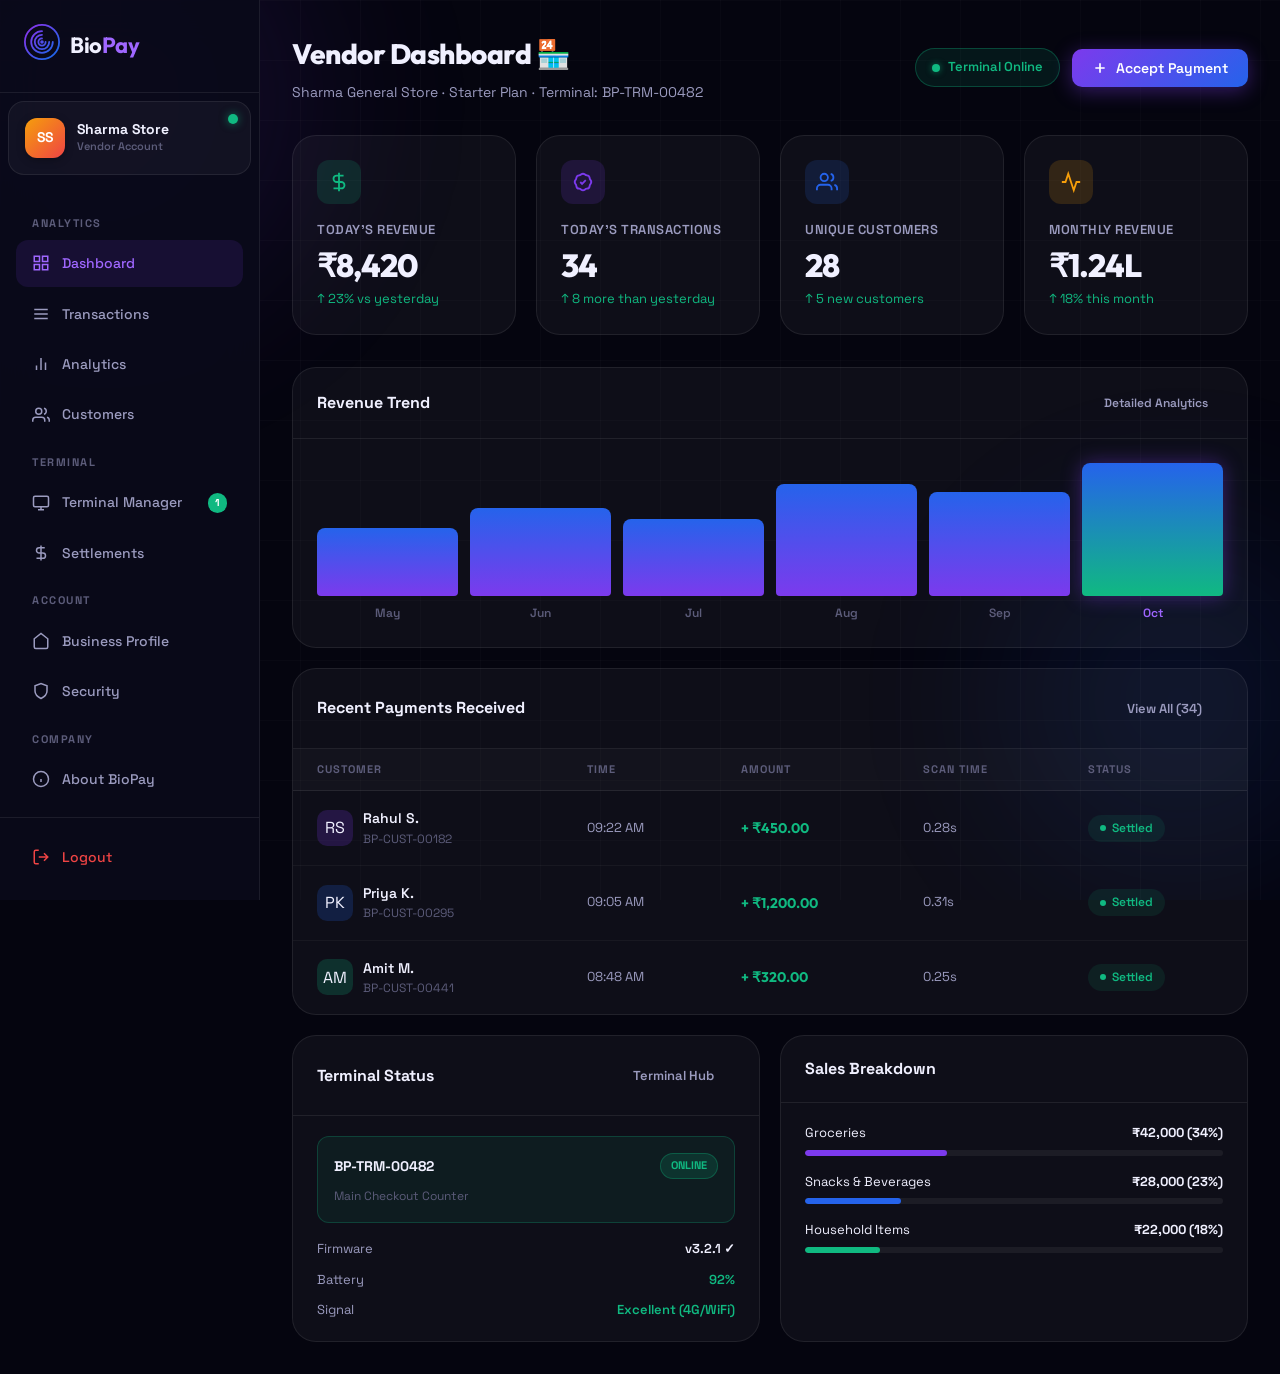
<file: dashboard-vendor.html>
<!DOCTYPE html>
<html lang="en">
<head>
  <meta charset="UTF-8" />
  <meta name="viewport" content="width=device-width, initial-scale=1.0" />
  <title>Vendor Dashboard – BioPay</title>
  <meta name="description" content="BioPay vendor dashboard — manage your BioPay terminal, view sales analytics, and track payments." />
  <link rel="preconnect" href="https://fonts.googleapis.com" />
  <link rel="preconnect" href="https://fonts.gstatic.com" crossorigin />
  <link href="https://fonts.googleapis.com/css2?family=Outfit:wght@300;400;500;600;700;800;900&family=Space+Grotesk:wght@300;400;500;600;700&display=swap" rel="stylesheet" />
  <link rel="stylesheet" href="css/style.css" />
  <link rel="stylesheet" href="css/dashboard.css" />
</head>
<body>
  <div class="bg-animated">
    <div class="bg-orb orb-1"></div>
    <div class="bg-orb orb-2"></div>
    <div class="grid-overlay"></div>
  </div>

  <div class="dashboard-layout">
    <!-- Sidebar -->
    <aside class="sidebar" id="sidebar">
      <div class="sidebar-header">
        <a href="index.html" class="nav-logo">
          <div class="logo-icon">
            <svg viewBox="0 0 40 40" fill="none"><circle cx="20" cy="20" r="19" stroke="url(#vdlg)" stroke-width="2"/><path d="M20 8C13.4 8 8 13.4 8 20s5.4 12 12 12 12-5.4 12-12" stroke="url(#vdlg)" stroke-width="2" stroke-linecap="round"/><path d="M20 12c-4.4 0-8 3.6-8 8s3.6 8 8 8 8-3.6 8-8" stroke="url(#vdlg)" stroke-width="2" stroke-linecap="round"/><path d="M20 16c-2.2 0-4 1.8-4 4s1.8 4 4 4 4-1.8 4-4" stroke="url(#vdlg)" stroke-width="2" stroke-linecap="round"/><circle cx="20" cy="20" r="2" fill="url(#vdlg)"/><defs><linearGradient id="vdlg" x1="8" y1="8" x2="32" y2="32" gradientUnits="userSpaceOnUse"><stop stop-color="#7C3AED"/><stop offset="1" stop-color="#2563EB"/></linearGradient></defs></svg>
          </div>
          <span class="logo-text">Bio<span class="logo-accent">Pay</span></span>
        </a>
      </div>

      <div class="user-info-card">
        <div class="user-avatar" style="background:linear-gradient(135deg,#F59E0B,#EF4444);">SS</div>
        <div>
          <div class="user-name">Sharma Store</div>
          <div class="user-role">Vendor Account</div>
        </div>
        <div class="online-dot"></div>
      </div>

      <nav class="sidebar-nav">
        <div class="nav-section-label">Analytics</div>
        <a href="#" class="nav-item active" id="vNavOverview">
          <svg viewBox="0 0 24 24" fill="none" stroke="currentColor" stroke-width="2"><rect x="3" y="3" width="7" height="7"/><rect x="14" y="3" width="7" height="7"/><rect x="3" y="14" width="7" height="7"/><rect x="14" y="14" width="7" height="7"/></svg>
          Dashboard
        </a>
        <a href="#" class="nav-item" id="vNavTransactions">
          <svg viewBox="0 0 24 24" fill="none" stroke="currentColor" stroke-width="2"><path d="M21 12H3M3 6h18M3 18h18"/></svg>
          Transactions
        </a>
        <a href="#" class="nav-item" id="vNavAnalytics">
          <svg viewBox="0 0 24 24" fill="none" stroke="currentColor" stroke-width="2"><line x1="18" y1="20" x2="18" y2="10"/><line x1="12" y1="20" x2="12" y2="4"/><line x1="6" y1="20" x2="6" y2="14"/></svg>
          Analytics
        </a>
        <a href="#" class="nav-item" id="vNavCustomers">
          <svg viewBox="0 0 24 24" fill="none" stroke="currentColor" stroke-width="2"><path d="M17 21v-2a4 4 0 0 0-4-4H5a4 4 0 0 0-4 4v2"/><circle cx="9" cy="7" r="4"/><path d="M23 21v-2a4 4 0 0 0-3-3.87M16 3.13a4 4 0 0 1 0 7.75"/></svg>
          Customers
        </a>

        <div class="nav-section-label">Terminal</div>
        <a href="#" class="nav-item" id="vNavTerminal">
          <svg viewBox="0 0 24 24" fill="none" stroke="currentColor" stroke-width="2"><rect x="2" y="3" width="20" height="14" rx="2" ry="2"/><line x1="8" y1="21" x2="16" y2="21"/><line x1="12" y1="17" x2="12" y2="21"/></svg>
          Terminal Manager
          <span class="nav-badge" style="background:var(--accent);">1</span>
        </a>
        <a href="#" class="nav-item" id="vNavSettlement">
          <svg viewBox="0 0 24 24" fill="none" stroke="currentColor" stroke-width="2"><path d="M12 2v20M17 5H9.5a3.5 3.5 0 0 0 0 7h5a3.5 3.5 0 0 1 0 7H6"/></svg>
          Settlements
        </a>

        <div class="nav-section-label">Account</div>
        <a href="#" class="nav-item" id="vNavBusiness">
          <svg viewBox="0 0 24 24" fill="none" stroke="currentColor" stroke-width="2"><path d="M3 9l9-7 9 7v11a2 2 0 0 1-2 2H5a2 2 0 0 1-2-2z"/></svg>
          Business Profile
        </a>
        <a href="#" class="nav-item" id="vNavSecurity">
          <svg viewBox="0 0 24 24" fill="none" stroke="currentColor" stroke-width="2"><path d="M12 22s8-4 8-10V5l-8-3-8 3v7c0 6 8 10 8 10z"/></svg>
          Security
        </a>
      
        <div class="nav-section-label">Company</div>
        <a href="#" class="nav-item" id="vNavAbout">
          <svg viewBox="0 0 24 24" fill="none" stroke="currentColor" stroke-width="2"><circle cx="12" cy="12" r="10"/><line x1="12" y1="16" x2="12" y2="12"/><line x1="12" y1="8" x2="12.01" y2="8"/></svg>
          About BioPay
        </a>
      </nav>

      <div class="sidebar-footer">
        <a href="login.html" class="nav-item" style="color:var(--danger);">
          <svg viewBox="0 0 24 24" fill="none" stroke="currentColor" stroke-width="2"><path d="M9 21H5a2 2 0 0 1-2-2V5a2 2 0 0 1 2-2h4M16 17l5-5-5-5M21 12H9"/></svg>
          Logout
        </a>
      </div>
    </aside>

    <!-- Main Content -->
    <main class="dashboard-main">

      <!-- ==========================================
           VENDOR VIEW 1: OVERVIEW / DASHBOARD
           ========================================== -->
      <div id="vViewOverview" class="dashboard-view active">
        <div class="page-header">
          <div>
            <h1>Vendor Dashboard 🏪</h1>
            <p>Sharma General Store · Starter Plan · Terminal: BP-TRM-00482</p>
          </div>
          <div style="display:flex; gap:12px; align-items:center;">
            <div class="fingerprint-status-badge">
              <span class="fp-status-dot"></span>
              Terminal Online
            </div>
            <button class="btn btn-primary" onclick="openAcceptModal()">
              <svg width="16" height="16" viewBox="0 0 24 24" fill="none" stroke="currentColor" stroke-width="2.5"><path d="M12 5v14M5 12h14"/></svg>
              Accept Payment
            </button>
          </div>
        </div>

        <!-- Stats Cards -->
        <div class="stats-grid">
          <div class="stat-card">
            <div class="stat-card-icon" style="background:rgba(16,185,129,0.15);">
              <svg viewBox="0 0 24 24" fill="none" stroke="#10B981" stroke-width="2"><path d="M12 2v20M17 5H9.5a3.5 3.5 0 0 0 0 7h5a3.5 3.5 0 0 1 0 7H6"/></svg>
            </div>
            <h3>Today's Revenue</h3>
            <div class="value">₹8,420</div>
            <div class="change">↑ 23% vs yesterday</div>
          </div>
          <div class="stat-card">
            <div class="stat-card-icon" style="background:rgba(124,58,237,0.15);">
              <svg viewBox="0 0 24 24" fill="none" stroke="#7C3AED" stroke-width="2"><path d="M9 12l2 2 4-4M7.835 4.697a3.42 3.42 0 0 0 1.946-.806 3.42 3.42 0 0 1 4.438 0 3.42 3.42 0 0 0 1.946.806 3.42 3.42 0 0 1 3.138 3.138 3.42 3.42 0 0 0 .806 1.946 3.42 3.42 0 0 1 0 4.438 3.42 3.42 0 0 0-.806 1.946 3.42 3.42 0 0 1-3.138 3.138 3.42 3.42 0 0 0-1.946.806 3.42 3.42 0 0 1-4.438 0 3.42 3.42 0 0 0-1.946-.806 3.42 3.42 0 0 1-3.138-3.138 3.42 3.42 0 0 0-.806-1.946 3.42 3.42 0 0 1 0-4.438 3.42 3.42 0 0 0 .806-1.946 3.42 3.42 0 0 1 3.138-3.138z"/></svg>
            </div>
            <h3>Today's Transactions</h3>
            <div class="value">34</div>
            <div class="change">↑ 8 more than yesterday</div>
          </div>
          <div class="stat-card">
            <div class="stat-card-icon" style="background:rgba(37,99,235,0.15);">
              <svg viewBox="0 0 24 24" fill="none" stroke="#2563EB" stroke-width="2"><path d="M17 21v-2a4 4 0 0 0-4-4H5a4 4 0 0 0-4 4v2"/><circle cx="9" cy="7" r="4"/><path d="M23 21v-2a4 4 0 0 0-3-3.87M16 3.13a4 4 0 0 1 0 7.75"/></svg>
            </div>
            <h3>Unique Customers</h3>
            <div class="value">28</div>
            <div class="change">↑ 5 new customers</div>
          </div>
          <div class="stat-card">
            <div class="stat-card-icon" style="background:rgba(245,158,11,0.15);">
              <svg viewBox="0 0 24 24" fill="none" stroke="#F59E0B" stroke-width="2"><path d="M22 12h-4l-3 9L9 3l-3 9H2"/></svg>
            </div>
            <h3>Monthly Revenue</h3>
            <div class="value">₹1.24L</div>
            <div class="change">↑ 18% this month</div>
          </div>
        </div>

        <!-- Content Grid -->
        <div class="content-grid">
          <!-- Revenue Chart -->
          <div class="table-card" style="grid-column:span 2;">
            <div class="table-card-header">
              <h3>Revenue Trend</h3>
              <div style="display:flex; gap:8px;">
                <button class="btn btn-ghost" style="font-size:12px; padding:6px 14px;" onclick="switchVendorTab('vNavAnalytics')">Detailed Analytics</button>
              </div>
            </div>
            <div style="padding:24px;">
              <div class="mini-chart">
                <div class="chart-bars">
                  <div class="chart-bar-wrap">
                    <div class="chart-bar" style="height:42%; background:linear-gradient(to top, #7C3AED, #2563EB);" title="₹58,200"></div>
                    <span>May</span>
                  </div>
                  <div class="chart-bar-wrap">
                    <div class="chart-bar" style="height:55%; background:linear-gradient(to top, #7C3AED, #2563EB);" title="₹78,500"></div>
                    <span>Jun</span>
                  </div>
                  <div class="chart-bar-wrap">
                    <div class="chart-bar" style="height:48%; background:linear-gradient(to top, #7C3AED, #2563EB);" title="₹65,100"></div>
                    <span>Jul</span>
                  </div>
                  <div class="chart-bar-wrap">
                    <div class="chart-bar" style="height:70%; background:linear-gradient(to top, #7C3AED, #2563EB);" title="₹98,200"></div>
                    <span>Aug</span>
                  </div>
                  <div class="chart-bar-wrap">
                    <div class="chart-bar" style="height:65%; background:linear-gradient(to top, #7C3AED, #2563EB);" title="₹91,300"></div>
                    <span>Sep</span>
                  </div>
                  <div class="chart-bar-wrap active">
                    <div class="chart-bar" style="height:87%; background:linear-gradient(to top, #10B981, #2563EB);" title="₹1,24,000"></div>
                    <span>Oct</span>
                  </div>
                </div>
              </div>
            </div>
          </div>

          <!-- Recent Transactions -->
          <div class="table-card" style="grid-column:span 2;">
            <div class="table-card-header">
              <h3>Recent Payments Received</h3>
              <button class="btn btn-ghost" style="font-size:13px;" onclick="switchVendorTab('vNavTransactions')">View All (34)</button>
            </div>
            <table class="data-table">
              <thead>
                <tr>
                  <th>Customer</th>
                  <th>Time</th>
                  <th>Amount</th>
                  <th>Scan Time</th>
                  <th>Status</th>
                </tr>
              </thead>
              <tbody>
                <tr>
                  <td>
                    <div style="display:flex; align-items:center; gap:10px;">
                      <div class="vendor-avatar" style="background:rgba(124,58,237,0.2);">RS</div>
                      <div>
                        <div style="font-weight:600; font-size:14px;">Rahul S.</div>
                        <div style="font-size:12px; color:var(--text-muted);">BP-CUST-00182</div>
                      </div>
                    </div>
                  </td>
                  <td style="color:var(--text-secondary); font-size:13px;">09:22 AM</td>
                  <td style="font-family:var(--font-display); font-weight:700; color:var(--accent);">+ ₹450.00</td>
                  <td style="color:var(--text-secondary); font-size:13px;">0.28s</td>
                  <td><span class="status-badge status-success">Settled</span></td>
                </tr>
                <tr>
                  <td>
                    <div style="display:flex; align-items:center; gap:10px;">
                      <div class="vendor-avatar" style="background:rgba(37,99,235,0.2);">PK</div>
                      <div>
                        <div style="font-weight:600; font-size:14px;">Priya K.</div>
                        <div style="font-size:12px; color:var(--text-muted);">BP-CUST-00295</div>
                      </div>
                    </div>
                  </td>
                  <td style="color:var(--text-secondary); font-size:13px;">09:05 AM</td>
                  <td style="font-family:var(--font-display); font-weight:700; color:var(--accent);">+ ₹1,200.00</td>
                  <td style="color:var(--text-secondary); font-size:13px;">0.31s</td>
                  <td><span class="status-badge status-success">Settled</span></td>
                </tr>
                <tr>
                  <td>
                    <div style="display:flex; align-items:center; gap:10px;">
                      <div class="vendor-avatar" style="background:rgba(16,185,129,0.2);">AM</div>
                      <div>
                        <div style="font-weight:600; font-size:14px;">Amit M.</div>
                        <div style="font-size:12px; color:var(--text-muted);">BP-CUST-00441</div>
                      </div>
                    </div>
                  </td>
                  <td style="color:var(--text-secondary); font-size:13px;">08:48 AM</td>
                  <td style="font-family:var(--font-display); font-weight:700; color:var(--accent);">+ ₹320.00</td>
                  <td style="color:var(--text-secondary); font-size:13px;">0.25s</td>
                  <td><span class="status-badge status-success">Settled</span></td>
                </tr>
              </tbody>
            </table>
          </div>

          <!-- Terminal Status Card -->
          <div class="table-card">
            <div class="table-card-header">
              <h3>Terminal Status</h3>
              <button class="btn btn-ghost" style="font-size:13px;" onclick="switchVendorTab('vNavTerminal')">Terminal Hub</button>
            </div>
            <div style="padding:20px 24px;">
              <div style="background:rgba(16,185,129,0.08); border:1px solid rgba(16,185,129,0.25); border-radius:12px; padding:16px; margin-bottom:16px;">
                <div style="display:flex; justify-content:space-between; align-items:center; margin-bottom:8px;">
                  <span style="font-weight:700; font-size:14px;">BP-TRM-00482</span>
                  <span style="font-size:11px; padding:3px 10px; background:rgba(16,185,129,0.15); border:1px solid rgba(16,185,129,0.3); border-radius:100px; color:var(--accent); font-weight:700;">ONLINE</span>
                </div>
                <div style="font-size:12px; color:var(--text-muted);">Main Checkout Counter</div>
              </div>
              <div style="display:flex; flex-direction:column; gap:10px;">
                <div style="display:flex; justify-content:space-between; font-size:13px;">
                  <span style="color:var(--text-secondary);">Firmware</span>
                  <span style="font-weight:600;">v3.2.1 ✓</span>
                </div>
                <div style="display:flex; justify-content:space-between; font-size:13px;">
                  <span style="color:var(--text-secondary);">Battery</span>
                  <span style="font-weight:600; color:var(--accent);">92%</span>
                </div>
                <div style="display:flex; justify-content:space-between; font-size:13px;">
                  <span style="color:var(--text-secondary);">Signal</span>
                  <span style="font-weight:600; color:var(--accent);">Excellent (4G/WiFi)</span>
                </div>
              </div>
            </div>
          </div>

          <!-- Top Categories -->
          <div class="table-card">
            <div class="table-card-header">
              <h3>Sales Breakdown</h3>
            </div>
            <div style="padding:20px 24px; display:flex; flex-direction:column; gap:16px;">
              <div>
                <div style="display:flex; justify-content:space-between; margin-bottom:6px; font-size:13px;">
                  <span>Groceries</span>
                  <span style="font-weight:700;">₹42,000 (34%)</span>
                </div>
                <div class="progress-bar"><div class="progress-fill" style="width:34%; background:var(--primary);"></div></div>
              </div>
              <div>
                <div style="display:flex; justify-content:space-between; margin-bottom:6px; font-size:13px;">
                  <span>Snacks & Beverages</span>
                  <span style="font-weight:700;">₹28,000 (23%)</span>
                </div>
                <div class="progress-bar"><div class="progress-fill" style="width:23%; background:var(--secondary);"></div></div>
              </div>
              <div>
                <div style="display:flex; justify-content:space-between; margin-bottom:6px; font-size:13px;">
                  <span>Household Items</span>
                  <span style="font-weight:700;">₹22,000 (18%)</span>
                </div>
                <div class="progress-bar"><div class="progress-fill" style="width:18%; background:var(--accent);"></div></div>
              </div>
            </div>
          </div>
        </div>
      </div>

      <!-- ==========================================
           VENDOR VIEW 2: TRANSACTIONS
           ========================================== -->
      <div id="vViewTransactions" class="dashboard-view">
        <div class="page-header">
          <div>
            <h1>Vendor Transactions 🧾</h1>
            <p>Every biometric customer checkout at your BioPay terminal.</p>
          </div>
          <button class="btn btn-secondary" onclick="alert('Exporting settlement CSV report...')">
            <svg width="16" height="16" viewBox="0 0 24 24" fill="none" stroke="currentColor" stroke-width="2"><path d="M21 15v4a2 2 0 0 1-2 2H5a2 2 0 0 1-2-2v-4M7 10l5 5 5-5M12 15V3"/></svg>
            Export All (CSV)
          </button>
        </div>

        <div class="table-card">
          <div style="padding: 20px 24px 0;">
            <div class="filter-bar">
              <div class="search-input-wrap">
                <svg width="18" height="18" viewBox="0 0 24 24" fill="none" stroke="currentColor" stroke-width="2"><circle cx="11" cy="11" r="8"/><line x1="21" y1="21" x2="16.65" y2="16.65"/></svg>
                <input type="text" class="search-input" id="vTxnSearch" placeholder="Search customer or transaction ID..." oninput="filterVendorTxns()" />
              </div>
              <div class="filter-pills">
                <button class="filter-pill active" onclick="setVendorTxnFilter('all', this)">All (34)</button>
                <button class="filter-pill" onclick="setVendorTxnFilter('settled', this)">Settled (32)</button>
                <button class="filter-pill" onclick="setVendorTxnFilter('pending', this)">Processing (2)</button>
              </div>
            </div>
          </div>

          <table class="data-table" id="vTxnTable">
            <thead>
              <tr>
                <th>Customer ID</th>
                <th>Time</th>
                <th>Gross Amount</th>
                <th>Platform Fee (0.5%)</th>
                <th>Net Settlement</th>
                <th>Scan Time</th>
                <th>Status</th>
              </tr>
            </thead>
            <tbody>
              <tr data-status="settled">
                <td>
                  <div style="font-weight:600; font-size:14px;">Rahul S.</div>
                  <div style="font-size:12px; color:var(--text-muted);">BP-CUST-00182</div>
                </td>
                <td style="font-size:13px; color:var(--text-secondary);">Today, 09:22 AM</td>
                <td style="font-weight:700;">₹ 450.00</td>
                <td style="color:var(--text-muted); font-size:13px;">- ₹ 2.25</td>
                <td style="font-weight:700; color:var(--accent);">₹ 447.75</td>
                <td style="font-size:13px;">0.28s</td>
                <td><span class="status-badge status-success">Settled</span></td>
              </tr>
              <tr data-status="settled">
                <td>
                  <div style="font-weight:600; font-size:14px;">Priya K.</div>
                  <div style="font-size:12px; color:var(--text-muted);">BP-CUST-00295</div>
                </td>
                <td style="font-size:13px; color:var(--text-secondary);">Today, 09:05 AM</td>
                <td style="font-weight:700;">₹ 1,200.00</td>
                <td style="color:var(--text-muted); font-size:13px;">- ₹ 6.00</td>
                <td style="font-weight:700; color:var(--accent);">₹ 1,194.00</td>
                <td style="font-size:13px;">0.31s</td>
                <td><span class="status-badge status-success">Settled</span></td>
              </tr>
              <tr data-status="settled">
                <td>
                  <div style="font-weight:600; font-size:14px;">Amit M.</div>
                  <div style="font-size:12px; color:var(--text-muted);">BP-CUST-00441</div>
                </td>
                <td style="font-size:13px; color:var(--text-secondary);">Today, 08:48 AM</td>
                <td style="font-weight:700;">₹ 320.00</td>
                <td style="color:var(--text-muted); font-size:13px;">- ₹ 1.60</td>
                <td style="font-weight:700; color:var(--accent);">₹ 318.40</td>
                <td style="font-size:13px;">0.25s</td>
                <td><span class="status-badge status-success">Settled</span></td>
              </tr>
              <tr data-status="pending">
                <td>
                  <div style="font-weight:600; font-size:14px;">Sunita J.</div>
                  <div style="font-size:12px; color:var(--text-muted);">BP-CUST-00513</div>
                </td>
                <td style="font-size:13px; color:var(--text-secondary);">Today, 08:32 AM</td>
                <td style="font-weight:700;">₹ 680.00</td>
                <td style="color:var(--text-muted); font-size:13px;">- ₹ 3.40</td>
                <td style="font-weight:700; color:var(--accent);">₹ 676.60</td>
                <td style="font-size:13px;">0.29s</td>
                <td><span class="status-badge status-pending">Processing</span></td>
              </tr>
            </tbody>
          </table>
        </div>
      </div>

      <!-- ==========================================
           VENDOR VIEW 3: ANALYTICS
           ========================================== -->
      <div id="vViewAnalytics" class="dashboard-view">
        <div class="page-header">
          <div>
            <h1>Business Analytics 📊</h1>
            <p>Comprehensive transaction insights, checkout speed, and hourly metrics.</p>
          </div>
        </div>

        <div class="stats-grid">
          <div class="stat-card">
            <div class="stat-card-icon" style="background:rgba(16,185,129,0.15);">
              <svg viewBox="0 0 24 24" fill="none" stroke="#10B981" stroke-width="2"><circle cx="12" cy="12" r="10"/><polyline points="12 6 12 12 16 14"/></svg>
            </div>
            <h3>Avg. Checkout Speed</h3>
            <div class="value">0.29s</div>
            <div class="change" style="color:var(--accent);">3.4x faster than UPI QR</div>
          </div>
          <div class="stat-card">
            <div class="stat-card-icon" style="background:rgba(124,58,237,0.15);">
              <svg viewBox="0 0 24 24" fill="none" stroke="#7C3AED" stroke-width="2"><rect x="2" y="5" width="20" height="14" rx="2"/><path d="M2 10h20"/></svg>
            </div>
            <h3>Avg. Order Value</h3>
            <div class="value">₹ 247.50</div>
            <div class="change">↑ 14% this month</div>
          </div>
          <div class="stat-card">
            <div class="stat-card-icon" style="background:rgba(37,99,235,0.15);">
              <svg viewBox="0 0 24 24" fill="none" stroke="#2563EB" stroke-width="2"><path d="M16 21v-2a4 4 0 0 0-4-4H5a4 4 0 0 0-4 4v2"/><circle cx="8.5" cy="7" r="4"/><line x1="20" y1="8" x2="20" y2="14"/><line x1="23" y1="11" x2="17" y2="11"/></svg>
            </div>
            <h3>Customer Retention</h3>
            <div class="value">78.2%</div>
            <div class="change">Repeat biometric shoppers</div>
          </div>
          <div class="stat-card">
            <div class="stat-card-icon" style="background:rgba(245,158,11,0.15);">
              <svg viewBox="0 0 24 24" fill="none" stroke="#F59E0B" stroke-width="2"><path d="M12 22s8-4 8-10V5l-8-3-8 3v7c0 6-8 10-8 10z"/></svg>
            </div>
            <h3>Zero Dispute Rate</h3>
            <div class="value">100%</div>
            <div class="change">Zero chargeback fraud</div>
          </div>
        </div>

        <div class="table-card" style="margin-top:20px; padding:24px;">
          <h3 style="margin-bottom:16px;">Peak Checkout Hours Today</h3>
          <p style="font-size:13px; color:var(--text-secondary); margin-bottom:20px;">Customer flow is highest between 8:00 AM - 10:30 AM and 6:00 PM - 9:00 PM.</p>
          <div style="display:flex; flex-direction:column; gap:12px;">
            <div>
              <div style="display:flex; justify-content:space-between; font-size:13px; margin-bottom:4px;">
                <span>Morning Rush (08:00 AM - 11:00 AM)</span>
                <span style="font-weight:700;">18 Scans · ₹ 4,210</span>
              </div>
              <div class="progress-bar"><div class="progress-fill" style="width:72%; background:var(--accent);"></div></div>
            </div>
            <div>
              <div style="display:flex; justify-content:space-between; font-size:13px; margin-bottom:4px;">
                <span>Afternoon (12:00 PM - 04:00 PM)</span>
                <span style="font-weight:700;">8 Scans · ₹ 1,940</span>
              </div>
              <div class="progress-bar"><div class="progress-fill" style="width:34%; background:var(--primary);"></div></div>
            </div>
            <div>
              <div style="display:flex; justify-content:space-between; font-size:13px; margin-bottom:4px;">
                <span>Evening Rush (05:00 PM - 09:30 PM)</span>
                <span style="font-weight:700;">22 Scans · ₹ 6,850</span>
              </div>
              <div class="progress-bar"><div class="progress-fill" style="width:88%; background:var(--secondary);"></div></div>
            </div>
          </div>
        </div>
      </div>

      <!-- ==========================================
           VENDOR VIEW 4: CUSTOMERS
           ========================================== -->
      <div id="vViewCustomers" class="dashboard-view">
        <div class="page-header">
          <div>
            <h1>Registered Store Customers 👥</h1>
            <p>Shoppers who regularly pay at your terminal using BioPay fingerprint.</p>
          </div>
        </div>

        <div class="table-card">
          <table class="data-table">
            <thead>
              <tr>
                <th>Customer Name</th>
                <th>BioPay ID</th>
                <th>Total Purchases</th>
                <th>Last Visit</th>
                <th>Loyalty Status</th>
              </tr>
            </thead>
            <tbody>
              <tr>
                <td style="font-weight:600;">Rahul Sharma</td>
                <td style="font-family:monospace; color:var(--text-muted); font-size:13px;">BP-CUST-00182</td>
                <td style="font-weight:700; color:var(--accent);">₹ 14,250 (18 visits)</td>
                <td style="color:var(--text-secondary); font-size:13px;">Today, 09:22 AM</td>
                <td><span style="font-size:11px; padding:3px 10px; background:rgba(245,158,11,0.15); border:1px solid rgba(245,158,11,0.3); border-radius:100px; color:#F59E0B; font-weight:700;">Gold Tier</span></td>
              </tr>
              <tr>
                <td style="font-weight:600;">Priya Kulkarni</td>
                <td style="font-family:monospace; color:var(--text-muted); font-size:13px;">BP-CUST-00295</td>
                <td style="font-weight:700; color:var(--accent);">₹ 8,920 (11 visits)</td>
                <td style="color:var(--text-secondary); font-size:13px;">Today, 09:05 AM</td>
                <td><span style="font-size:11px; padding:3px 10px; background:rgba(124,58,237,0.15); border:1px solid rgba(124,58,237,0.3); border-radius:100px; color:var(--primary-light); font-weight:700;">Silver Tier</span></td>
              </tr>
              <tr>
                <td style="font-weight:600;">Amit Mehta</td>
                <td style="font-family:monospace; color:var(--text-muted); font-size:13px;">BP-CUST-00441</td>
                <td style="font-weight:700; color:var(--accent);">₹ 5,400 (7 visits)</td>
                <td style="color:var(--text-secondary); font-size:13px;">Today, 08:48 AM</td>
                <td><span style="font-size:11px; padding:3px 10px; background:rgba(37,99,235,0.15); border:1px solid rgba(37,99,235,0.3); border-radius:100px; color:var(--secondary); font-weight:700;">Regular</span></td>
              </tr>
            </tbody>
          </table>
        </div>
      </div>

      <!-- ==========================================
           VENDOR VIEW 5: TERMINAL MANAGER
           ========================================== -->
      <div id="vViewTerminal" class="dashboard-view">
        <div class="page-header">
          <div>
            <h1>Terminal Manager 📟</h1>
            <p>Control hardware, diagnostics, test prints, and software updates.</p>
          </div>
          <button class="btn btn-primary" onclick="alert('Sending diagnostic ping to Terminal BP-TRM-00482: Hardware Status: 100% HEALTHY ✓')">
            Ping Terminal
          </button>
        </div>

        <div class="settings-grid">
          <div class="setting-card">
            <div style="display:flex; justify-content:space-between; align-items:center; margin-bottom:16px;">
              <h3 style="font-size:18px; font-weight:700;">Terminal: BP-TRM-00482</h3>
              <span class="status-badge status-success">ONLINE</span>
            </div>
            <div style="display:flex; flex-direction:column; gap:12px;">
              <div style="display:flex; justify-content:space-between; font-size:13px;">
                <span style="color:var(--text-secondary);">Model</span>
                <span style="font-weight:600;">BioPay Touch Pro Gen-3</span>
              </div>
              <div style="display:flex; justify-content:space-between; font-size:13px;">
                <span style="color:var(--text-secondary);">Optical Sensor</span>
                <span style="font-weight:600; color:var(--accent);">500 DPI FIPS 201 PIV Certified</span>
              </div>
              <div style="display:flex; justify-content:space-between; font-size:13px;">
                <span style="color:var(--text-secondary);">Firmware Version</span>
                <span style="font-weight:600;">v3.2.1 (Latest)</span>
              </div>
              <div style="display:flex; justify-content:space-between; font-size:13px;">
                <span style="color:var(--text-secondary);">SIM Connectivity</span>
                <span style="font-weight:600; color:var(--accent);">Jio 4G LTE (Connected)</span>
              </div>
            </div>
            <div style="display:flex; gap:12px; margin-top:20px;">
              <button class="btn btn-secondary w-full" onclick="alert('Terminal test receipt dispatched to thermal printer!')">Print Test Slip</button>
              <button class="btn btn-ghost w-full" onclick="alert('Terminal reboot scheduled.')">Reboot Device</button>
            </div>
          </div>

          <div class="setting-card">
            <h3 class="setting-card-title">Order Additional Terminals</h3>
            <p class="setting-card-desc">Need a second scanner for your drive-thru or billing counter 2?</p>
            <div style="background:rgba(255,255,255,0.03); border:1px solid var(--border); border-radius:12px; padding:16px; margin-bottom:16px;">
              <div style="font-weight:700; font-size:15px; margin-bottom:4px;">BioPay Touch Counter Edition</div>
              <div style="font-size:13px; color:var(--text-muted); margin-bottom:10px;">Includes 4G SIM, wall-mount cradle, thermal slip printer.</div>
              <div style="font-size:18px; font-weight:800; color:var(--accent); font-family:var(--font-display);">₹ 2,999 one-time</div>
            </div>
            <button class="btn btn-primary w-full" onclick="alert('Order request submitted! Our dispatch team will deliver in 48 hours.')">Request Secondary Terminal</button>
          </div>
        </div>
      </div>

      <!-- ==========================================
           VENDOR VIEW 6: SETTLEMENTS
           ========================================== -->
      <div id="vViewSettlement" class="dashboard-view">
        <div class="page-header">
          <div>
            <h1>Bank Settlements 💰</h1>
            <p>Instant T+0 bank settlements directly to your current account.</p>
          </div>
          <button class="btn btn-primary" onclick="alert('Instant payout of ₹8,378.00 dispatched to HDFC Current Account!')">
            Instant Payout Now
          </button>
        </div>

        <div class="settings-grid" style="margin-bottom:24px;">
          <div class="setting-card">
            <span style="font-size:12px; color:var(--text-secondary); text-transform:uppercase; font-weight:700;">Settlement Bank</span>
            <div style="font-size:20px; font-weight:700; margin:6px 0;">HDFC Bank Current Account</div>
            <div style="font-family:monospace; color:var(--text-muted); font-size:14px;">•••• •••• 9921 · IFSC: HDFC0000123</div>
          </div>
          <div class="setting-card">
            <span style="font-size:12px; color:var(--text-secondary); text-transform:uppercase; font-weight:700;">Unsettled Balance</span>
            <div style="font-size:28px; font-weight:800; font-family:var(--font-display); color:var(--accent); margin:4px 0;">₹ 8,378.00</div>
            <div style="font-size:13px; color:var(--text-muted);">Auto-settles at 11:59 PM nightly (Free)</div>
          </div>
        </div>

        <div class="table-card">
          <div class="table-card-header">
            <h3>Settlement History</h3>
          </div>
          <table class="data-table">
            <thead>
              <tr>
                <th>Settlement ID</th>
                <th>Date</th>
                <th>Total Volume</th>
                <th>Fee</th>
                <th>Amount Deposited</th>
                <th>Status</th>
              </tr>
            </thead>
            <tbody>
              <tr>
                <td style="font-family:monospace; font-size:13px;">SETTLE-99210</td>
                <td style="font-size:13px;">Oct 30, 2026</td>
                <td style="font-weight:600;">₹ 11,480.00</td>
                <td style="color:var(--text-muted); font-size:13px;">- ₹ 57.40</td>
                <td style="font-weight:700; color:var(--accent);">₹ 11,422.60</td>
                <td><span class="status-badge status-success">Deposited</span></td>
              </tr>
              <tr>
                <td style="font-family:monospace; font-size:13px;">SETTLE-99209</td>
                <td style="font-size:13px;">Oct 29, 2026</td>
                <td style="font-weight:600;">₹ 9,850.00</td>
                <td style="color:var(--text-muted); font-size:13px;">- ₹ 49.25</td>
                <td style="font-weight:700; color:var(--accent);">₹ 9,800.75</td>
                <td><span class="status-badge status-success">Deposited</span></td>
              </tr>
            </tbody>
          </table>
        </div>
      </div>

      <!-- ==========================================
           VENDOR VIEW 7: BUSINESS PROFILE
           ========================================== -->
      <div id="vViewBusiness" class="dashboard-view">
        <div class="page-header">
          <div>
            <h1>Business Information 🏢</h1>
            <p>Your merchant legal entity, GSTIN, and retail store profile.</p>
          </div>
        </div>

        <div class="settings-grid">
          <div class="setting-card">
            <h3 class="setting-card-title">Store & Contact Details</h3>
            <div style="display:flex; flex-direction:column; gap:14px; margin-top:16px;">
              <div class="form-group">
                <label style="font-size:12px; font-weight:600; color:var(--text-secondary); text-transform:uppercase;">Business Trading Name</label>
                <input type="text" value="Sharma General Store" style="background:rgba(255,255,255,0.04); border:1px solid var(--border); border-radius:10px; padding:10px 14px; color:var(--text-primary); width:100%;" />
              </div>
              <div class="form-group">
                <label style="font-size:12px; font-weight:600; color:var(--text-secondary); text-transform:uppercase;">Store Address</label>
                <input type="text" value="Shop 14, 100 Feet Road, Indiranagar, Bangalore - 560038" style="background:rgba(255,255,255,0.04); border:1px solid var(--border); border-radius:10px; padding:10px 14px; color:var(--text-primary); width:100%;" />
              </div>
              <div class="form-group">
                <label style="font-size:12px; font-weight:600; color:var(--text-secondary); text-transform:uppercase;">Support Helpline</label>
                <input type="text" value="+91 80 4123 4567" style="background:rgba(255,255,255,0.04); border:1px solid var(--border); border-radius:100px; padding:10px 14px; color:var(--text-primary); width:100%;" />
              </div>
              <button class="btn btn-primary" onclick="alert('Business profile updated successfully!')">Save Changes</button>
            </div>
          </div>

          <div class="setting-card">
            <h3 class="setting-card-title">Tax & Legal Registration</h3>
            <div style="display:flex; flex-direction:column; gap:14px; margin-top:16px;">
              <div style="background:rgba(255,255,255,0.03); border:1px solid var(--border); border-radius:12px; padding:14px;">
                <div style="font-size:12px; color:var(--text-secondary); margin-bottom:4px;">GSTIN Number</div>
                <div style="font-weight:700; font-family:monospace; color:var(--accent);">29AAAAA0000A1Z5 (Active)</div>
              </div>
              <div style="background:rgba(255,255,255,0.03); border:1px solid var(--border); border-radius:12px; padding:14px;">
                <div style="font-size:12px; color:var(--text-secondary); margin-bottom:4px;">FSSAI Registration</div>
                <div style="font-weight:700; font-family:monospace;">11223344556677</div>
              </div>
              <div style="background:rgba(255,255,255,0.03); border:1px solid var(--border); border-radius:12px; padding:14px;">
                <div style="font-size:12px; color:var(--text-secondary); margin-bottom:4px;">Current Plan</div>
                <div style="font-weight:700; color:var(--primary-light);">BioPay Starter (0.5% MDR)</div>
              </div>
            </div>
          </div>
        </div>
      </div>

      <!-- ==========================================
           VENDOR VIEW 8: SECURITY
           ========================================== -->
      <div id="vViewSecurity" class="dashboard-view">
        <div class="page-header">
          <div>
            <h1>Terminal & Store Security 🔒</h1>
            <p>Access control, cashier supervisor PINs, and remote terminal lockdown.</p>
          </div>
        </div>

        <div class="settings-grid">
          <div class="setting-card">
            <h3 class="setting-card-title">Cashier Supervisor PIN</h3>
            <p class="setting-card-desc">Required on the physical terminal to initiate refunds or voids.</p>
            <div class="form-group" style="margin-bottom:16px;">
              <label style="font-size:12px; font-weight:600; color:var(--text-secondary); text-transform:uppercase;">6-Digit Supervisor PIN</label>
              <input type="password" maxlength="6" value="123456" style="background:rgba(255,255,255,0.04); border:1px solid var(--border); border-radius:10px; padding:10px 14px; color:var(--text-primary); width:100%; font-size:18px; text-align:center;" />
            </div>
            <button class="btn btn-primary w-full" onclick="alert('Supervisor PIN updated on all active counter terminals.')">Save PIN</button>
          </div>

          <div class="setting-card">
            <h3 class="setting-card-title" style="color:var(--danger);">Emergency Terminal Lockdown</h3>
            <p class="setting-card-desc">If your counter device is stolen or tampered with, lock it remotely.</p>
            <button class="btn btn-primary w-full" style="background:var(--danger); border-color:var(--danger);" onclick="alert('Emergency Lockout command dispatched to Terminal BP-TRM-00482. The screen is now locked.')">
              Lock Terminal Immediately
            </button>
          </div>
        </div>
      </div>

    
      <!-- ==========================================
           VENDOR VIEW 9: ABOUT BIOPAY
           ========================================== -->
      <div id="vViewAbout" class="dashboard-view">
        <div class="page-header">
          <div>
            <h1>About BioPay 🏢</h1>
            <p>Our revolutionary story, biometric mission, and executive leadership team.</p>
          </div>
          <a href="index.html" class="btn btn-secondary">
            Visit Public Website →
          </a>
        </div>

        <div class="about-story-card" style="margin-bottom:30px;">
          <h3 class="about-story-title">Revolutionizing Everyday Commerce</h3>
          <p class="about-story-text">
            <strong>BioPay</strong> empowers retail vendors and merchants with seamless biometric checkout terminals. Zero chargeback disputes, instant T+0 daily bank settlements, and 0.28-second transactions.
          </p>
        </div>

        <div class="table-card-header" style="margin-bottom:16px;">
          <div>
            <h3 style="font-size:20px; font-family:var(--font-display); font-weight:800;">Executive Leadership Team</h3>
            <p style="font-size:13px; color:var(--text-secondary);">The leaders driving operational excellence, innovation, and nationwide adoption.</p>
          </div>
        </div>

        <div class="team-grid" style="margin-top:16px;">
          <div class="team-card">
            <span class="exec-serial-badge">#01 COO</span>
            <div class="team-photo-wrap" style="border-color:var(--primary); box-shadow:0 0 24px rgba(124,58,237,0.35);">
              <img src="images/team/sushil-kumar.jpg" alt="Sushil Kumar - COO" />
            </div>
            <h3 class="team-name">Sushil Kumar</h3>
            <div class="team-role">Chief Operating Officer (COO)</div>
            <p class="team-desc">Directs corporate operations, terminal hardware supply chains, merchant network rollout, and operational logistics.</p>
            <span class="team-badge-tag">Operations & Deployment</span>
          </div>

          <div class="team-card">
            <span class="exec-serial-badge">#02 CHRO</span>
            <div class="team-photo-wrap" style="border-color:#EC4899; box-shadow:0 0 24px rgba(236,72,153,0.35);">
              <img src="images/team/kajal.jpg" alt="Kajal - CHRO" />
            </div>
            <h3 class="team-name">Kajal</h3>
            <div class="team-role" style="color:#EC4899;">Chief Human Resources Officer (CHRO)</div>
            <p class="team-desc">Heads human capital strategy, executive talent recruitment, workplace culture, employee wellness, and corporate governance.</p>
            <span class="team-badge-tag" style="background:rgba(236,72,153,0.15); border-color:rgba(236,72,153,0.3); color:#EC4899;">People & Talent</span>
          </div>

          <div class="team-card">
            <span class="exec-serial-badge">#03 CFO</span>
            <div class="team-photo-wrap" style="border-color:var(--accent); box-shadow:0 0 24px rgba(16,185,129,0.35);">
              <img src="images/team/aditya.jpg" alt="Aditya - CFO" />
            </div>
            <h3 class="team-name">Aditya</h3>
            <div class="team-role" style="color:var(--accent);">Chief Financial Officer (CFO)</div>
            <p class="team-desc">Oversees fiscal management, treasury settlement operations, risk compliance, financial audit protocols, and capital allocation.</p>
            <span class="team-badge-tag" style="background:rgba(16,185,129,0.15); border-color:rgba(16,185,129,0.3); color:var(--accent);">Finance & Treasury</span>
          </div>

          <div class="team-card">
            <span class="exec-serial-badge">#04 Advisor</span>
            <div class="team-photo-wrap" style="border-color:#F59E0B; box-shadow:0 0 24px rgba(245,158,11,0.35);">
              <img src="images/team/pardeep-kumar.jpg" alt="Pardeep Kumar - Chief Advisor" />
            </div>
            <h3 class="team-name">Pardeep Kumar</h3>
            <div class="team-role" style="color:#F59E0B;">Chief Advisor</div>
            <p class="team-desc">Provides strategic mentorship, fintech regulatory advisory, compliance navigation under RBI digital payment frameworks.</p>
            <span class="team-badge-tag" style="background:rgba(245,158,11,0.15); border-color:rgba(245,158,11,0.3); color:#F59E0B;">Strategic Advisor</span>
          </div>

          <div class="team-card">
            <span class="exec-serial-badge">#05 CMO</span>
            <div class="team-photo-wrap" style="border-color:var(--secondary); box-shadow:0 0 24px rgba(37,99,235,0.35);">
              <img src="images/team/rubal-preet-kaur.png" alt="Rubal Preet Kaur - CMO" />
            </div>
            <h3 class="team-name">Rubal Preet Kaur</h3>
            <div class="team-role" style="color:var(--secondary);">Chief Marketing Officer (CMO)</div>
            <p class="team-desc">Leads global brand positioning, nationwide retail merchant outreach, consumer awareness campaigns, and public relations.</p>
            <span class="team-badge-tag" style="background:rgba(37,99,235,0.15); border-color:rgba(37,99,235,0.3); color:var(--secondary);">Brand & Growth</span>
          </div>
        </div>
      </div>

    </main>
  </div>

  <!-- Accept Payment Modal -->
  <div class="modal-overlay" id="acceptModal" style="display:none;">
    <div class="modal-card">
      <div class="modal-header">
        <h3>Accept BioPay Payment</h3>
        <button class="modal-close" onclick="closeAcceptModal()">✕</button>
      </div>
      <div class="modal-body">
        <div id="aPayStep1">
          <p style="color:var(--text-secondary); margin-bottom:20px; font-size:14px;">Enter the payment amount and ask your customer to scan their finger.</p>
          <div class="form-group">
            <label>Amount (₹)</label>
            <input type="number" id="aModalAmount" placeholder="Enter amount" style="background:rgba(255,255,255,0.04); border:1.5px solid var(--border); border-radius:12px; padding:12px 16px; color:var(--text-primary); font-family:var(--font-display); font-size:24px; font-weight:800; width:100%; outline:none; text-align:center;" />
          </div>
          <button class="btn btn-primary w-full btn-large" onclick="startVendorScan()" style="margin-top:8px;">
            Start Fingerprint Scan
          </button>
        </div>
        <div id="aPayStep2" style="display:none; text-align:center; padding:20px 0;">
          <p style="color:var(--text-secondary); margin-bottom:20px;">Awaiting customer fingerprint scan...</p>
          <div class="modal-scanner">
            <div class="modal-scan-ring"></div>
            <div class="modal-scan-ring"></div>
            <svg viewBox="0 0 100 100" fill="none" width="80" height="80" style="position:relative;z-index:1;">
              <path class="modal-fp" d="M50 85C30 85 14 69 14 50S30 15 50 15s36 16 36 35" stroke="url(#vmfp)" stroke-width="2.5" stroke-linecap="round"/>
              <path class="modal-fp" d="M50 72C34 72 22 62 22 50s12-22 28-22 28 12 28 22" stroke="url(#vmfp)" stroke-width="2.5" stroke-linecap="round"/>
              <path class="modal-fp" d="M50 59c-8 0-14-5-14-9s6-9 14-9 14 5 14 9-6 9-14 9" stroke="url(#vmfp)" stroke-width="2.5" stroke-linecap="round"/>
              <circle cx="50" cy="50" r="3" fill="url(#vmfp)"/>
              <defs><linearGradient id="vmfp" x1="14" y1="15" x2="86" y2="85" gradientUnits="userSpaceOnUse"><stop stop-color="#7C3AED"/><stop offset="1" stop-color="#10B981"/></linearGradient></defs>
            </svg>
          </div>
          <p id="vScanStatus" style="color:var(--text-secondary); margin-top:16px;">Place finger on terminal scanner...</p>
        </div>
        <div id="aPayStep3" style="display:none; text-align:center; padding:20px 0;">
          <div style="width:72px; height:72px; background:rgba(16,185,129,0.15); border:2px solid rgba(16,185,129,0.4); border-radius:50%; display:flex; align-items:center; justify-content:center; margin:0 auto 20px; font-size:32px;">✓</div>
          <h3 style="font-family:var(--font-display); font-size:24px; font-weight:800; margin-bottom:8px;">Payment Received!</h3>
          <p style="color:var(--text-secondary); font-size:14px; margin-bottom:20px;">Funds will be settled to your account within seconds.</p>
          <div style="background:var(--bg-glass); border:1px solid var(--border); border-radius:12px; padding:16px; text-align:left;">
            <div style="display:flex; justify-content:space-between; margin-bottom:8px; font-size:14px;">
              <span style="color:var(--text-secondary);">Amount Received</span>
              <span id="vPayAmount" style="font-weight:700; font-family:var(--font-display); font-size:18px; color:var(--accent);">-</span>
            </div>
            <div style="display:flex; justify-content:space-between; font-size:14px;">
              <span style="color:var(--text-secondary);">Transaction ID</span>
              <span id="vPayRef" style="font-weight:600; font-size:12px; color:var(--text-muted);">-</span>
            </div>
          </div>
          <button class="btn btn-primary w-full" onclick="closeAcceptModal()" style="margin-top:20px;">Done</button>
        </div>
      </div>
    </div>
  </div>

  <script src="js/dashboard-vendor.js"></script>
</body>
</html>
</file>
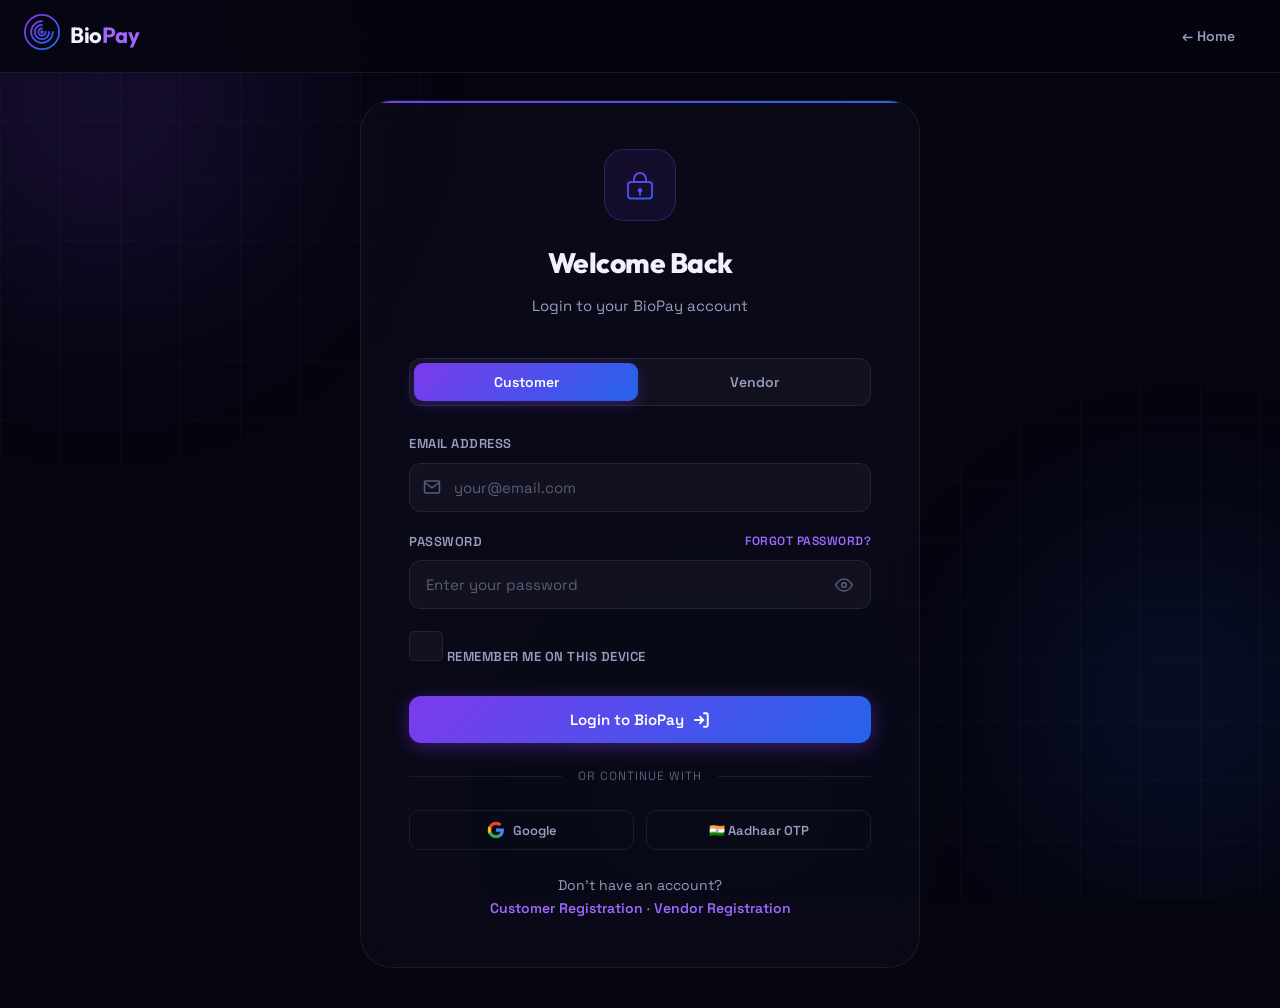
<file: login.html>
<!DOCTYPE html>
<html lang="en">
<head>
  <meta charset="UTF-8" />
  <meta name="viewport" content="width=device-width, initial-scale=1.0" />
  <title>Login – BioPay</title>
  <meta name="description" content="Login to your BioPay account as a customer or vendor." />
  <link rel="preconnect" href="https://fonts.googleapis.com" />
  <link rel="preconnect" href="https://fonts.gstatic.com" crossorigin />
  <link href="https://fonts.googleapis.com/css2?family=Outfit:wght@300;400;500;600;700;800;900&family=Space+Grotesk:wght@300;400;500;600;700&display=swap" rel="stylesheet" />
  <link rel="stylesheet" href="css/style.css" />
</head>
<body>
  <div class="bg-animated">
    <div class="bg-orb orb-1"></div>
    <div class="bg-orb orb-2"></div>
    <div class="bg-orb orb-3"></div>
    <div class="grid-overlay"></div>
  </div>

  <nav class="navbar scrolled">
    <div class="nav-container">
      <a href="index.html" class="nav-logo">
        <div class="logo-icon">
          <svg viewBox="0 0 40 40" fill="none"><circle cx="20" cy="20" r="19" stroke="url(#lg3)" stroke-width="2"/><path d="M20 8C13.4 8 8 13.4 8 20s5.4 12 12 12 12-5.4 12-12" stroke="url(#lg3)" stroke-width="2" stroke-linecap="round"/><path d="M20 12c-4.4 0-8 3.6-8 8s3.6 8 8 8 8-3.6 8-8" stroke="url(#lg3)" stroke-width="2" stroke-linecap="round"/><path d="M20 16c-2.2 0-4 1.8-4 4s1.8 4 4 4 4-1.8 4-4" stroke="url(#lg3)" stroke-width="2" stroke-linecap="round"/><circle cx="20" cy="20" r="2" fill="url(#lg3)"/><defs><linearGradient id="lg3" x1="8" y1="8" x2="32" y2="32" gradientUnits="userSpaceOnUse"><stop stop-color="#7C3AED"/><stop offset="1" stop-color="#2563EB"/></linearGradient></defs></svg>
        </div>
        <span class="logo-text">Bio<span class="logo-accent">Pay</span></span>
      </a>
      <div style="margin-left:auto;">
        <a href="index.html" class="btn btn-ghost">← Home</a>
      </div>
    </div>
  </nav>

  <div class="form-page">
    <div class="form-card">
      <div class="form-header">
        <div class="form-icon">
          <svg viewBox="0 0 48 48" fill="none"><rect x="8" y="20" width="32" height="22" rx="4" stroke="url(#lGrad)" stroke-width="2.5"/><path d="M16 20v-4a8 8 0 0 1 16 0v4" stroke="url(#lGrad)" stroke-width="2.5" stroke-linecap="round"/><circle cx="24" cy="31" r="3" fill="url(#lGrad)"/><path d="M24 34v3" stroke="url(#lGrad)" stroke-width="2.5" stroke-linecap="round"/><defs><linearGradient id="lGrad" x1="8" y1="8" x2="40" y2="44" gradientUnits="userSpaceOnUse"><stop stop-color="#7C3AED"/><stop offset="1" stop-color="#2563EB"/></linearGradient></defs></svg>
        </div>
        <h1>Welcome Back</h1>
        <p>Login to your BioPay account</p>
      </div>

      <!-- Account Type Toggle -->
      <div class="login-toggle">
        <button class="toggle-btn active" id="toggleCustomer" onclick="switchType('customer')">Customer</button>
        <button class="toggle-btn" id="toggleVendor" onclick="switchType('vendor')">Vendor</button>
      </div>

      <div id="loginError" class="alert alert-error" style="display:none;">
        <svg width="16" height="16" viewBox="0 0 24 24" fill="none" stroke="currentColor" stroke-width="2"><circle cx="12" cy="12" r="10"/><line x1="12" y1="8" x2="12" y2="12"/><line x1="12" y1="16" x2="12.01" y2="16"/></svg>
        <span id="loginErrorText">Invalid credentials. Please try again.</span>
      </div>

      <div class="form-group">
        <label for="loginEmail">Email Address</label>
        <div class="input-icon-wrap">
          <svg viewBox="0 0 24 24" fill="none" stroke="currentColor" stroke-width="2"><path d="M4 4h16c1.1 0 2 .9 2 2v12c0 1.1-.9 2-2 2H4c-1.1 0-2-.9-2-2V6c0-1.1.9-2 2-2z"/><polyline points="22,6 12,13 2,6"/></svg>
          <input type="email" id="loginEmail" placeholder="your@email.com" autocomplete="email" />
        </div>
        <span class="field-error" id="loginEmailError">Please enter a valid email</span>
      </div>

      <div class="form-group">
        <label for="loginPassword">
          Password
          <a href="#" style="float:right; font-size:12px; color:var(--primary-light); text-decoration:none; font-weight:600;">Forgot Password?</a>
        </label>
        <div class="password-wrap">
          <input type="password" id="loginPassword" placeholder="Enter your password" autocomplete="current-password" />
          <button type="button" class="password-toggle" onclick="togglePassword('loginPassword', this)">
            <svg width="18" height="18" viewBox="0 0 24 24" fill="none" stroke="currentColor" stroke-width="2"><path d="M1 12s4-8 11-8 11 8 11 8-4 8-11 8-11-8-11-8z"/><circle cx="12" cy="12" r="3"/></svg>
          </button>
        </div>
        <span class="field-error" id="loginPasswordError">Please enter your password</span>
      </div>

      <div class="form-group">
        <label class="checkbox-group">
          <input type="checkbox" id="rememberMe" />
          <span>Remember me on this device</span>
        </label>
      </div>

      <button class="btn btn-primary w-full btn-large" id="loginBtn" onclick="doLogin()" style="margin-top:8px;">
        Login to BioPay
        <svg width="18" height="18" viewBox="0 0 24 24" fill="none" stroke="currentColor" stroke-width="2.5"><path d="M15 3h4a2 2 0 0 1 2 2v14a2 2 0 0 1-2 2h-4M10 17l5-5-5-5M15 12H3"/></svg>
      </button>

      <div class="form-divider"><span>or continue with</span></div>

      <div style="display:grid; grid-template-columns:1fr 1fr; gap:12px;">
        <button class="btn btn-ghost" style="border:1px solid var(--border); justify-content:center; font-size:13px;" onclick="googleLogin()">
          <svg width="18" height="18" viewBox="0 0 24 24"><path fill="#4285F4" d="M22.56 12.25c0-.78-.07-1.53-.2-2.25H12v4.26h5.92c-.26 1.37-1.04 2.53-2.21 3.31v2.77h3.57c2.08-1.92 3.28-4.74 3.28-8.09z"/><path fill="#34A853" d="M12 23c2.97 0 5.46-.98 7.28-2.66l-3.57-2.77c-.98.66-2.23 1.06-3.71 1.06-2.86 0-5.29-1.93-6.16-4.53H2.18v2.84C3.99 20.53 7.7 23 12 23z"/><path fill="#FBBC05" d="M5.84 14.09c-.22-.66-.35-1.36-.35-2.09s.13-1.43.35-2.09V7.07H2.18C1.43 8.55 1 10.22 1 12s.43 3.45 1.18 4.93l2.85-2.22.81-.62z"/><path fill="#EA4335" d="M12 5.38c1.62 0 3.06.56 4.21 1.64l3.15-3.15C17.45 2.09 14.97 1 12 1 7.7 1 3.99 3.47 2.18 7.07l3.66 2.84c.87-2.6 3.3-4.53 6.16-4.53z"/></svg>
          Google
        </button>
        <button class="btn btn-ghost" style="border:1px solid var(--border); justify-content:center; font-size:13px;" onclick="aadharLogin()">
          🇮🇳 Aadhaar OTP
        </button>
      </div>

      <div class="form-footer" style="margin-top:24px;">
        Don't have an account?<br/>
        <a href="register-customer.html">Customer Registration</a> · <a href="register-vendor.html">Vendor Registration</a>
      </div>
    </div>
  </div>

  <style>
    .login-toggle {
      display: flex;
      background: rgba(255,255,255,0.04);
      border: 1px solid var(--border);
      border-radius: 12px;
      padding: 4px;
      margin-bottom: 28px;
      gap: 4px;
    }
    .toggle-btn {
      flex: 1;
      padding: 10px;
      border-radius: 9px;
      border: none;
      background: transparent;
      color: var(--text-secondary);
      font-family: var(--font-body);
      font-size: 14px;
      font-weight: 600;
      cursor: pointer;
      transition: all 0.25s;
    }
    .toggle-btn.active {
      background: var(--grad-primary);
      color: #fff;
      box-shadow: 0 4px 16px rgba(124,58,237,0.3);
    }
  </style>

  <script src="js/login.js"></script>
</body>
</html>
</file>
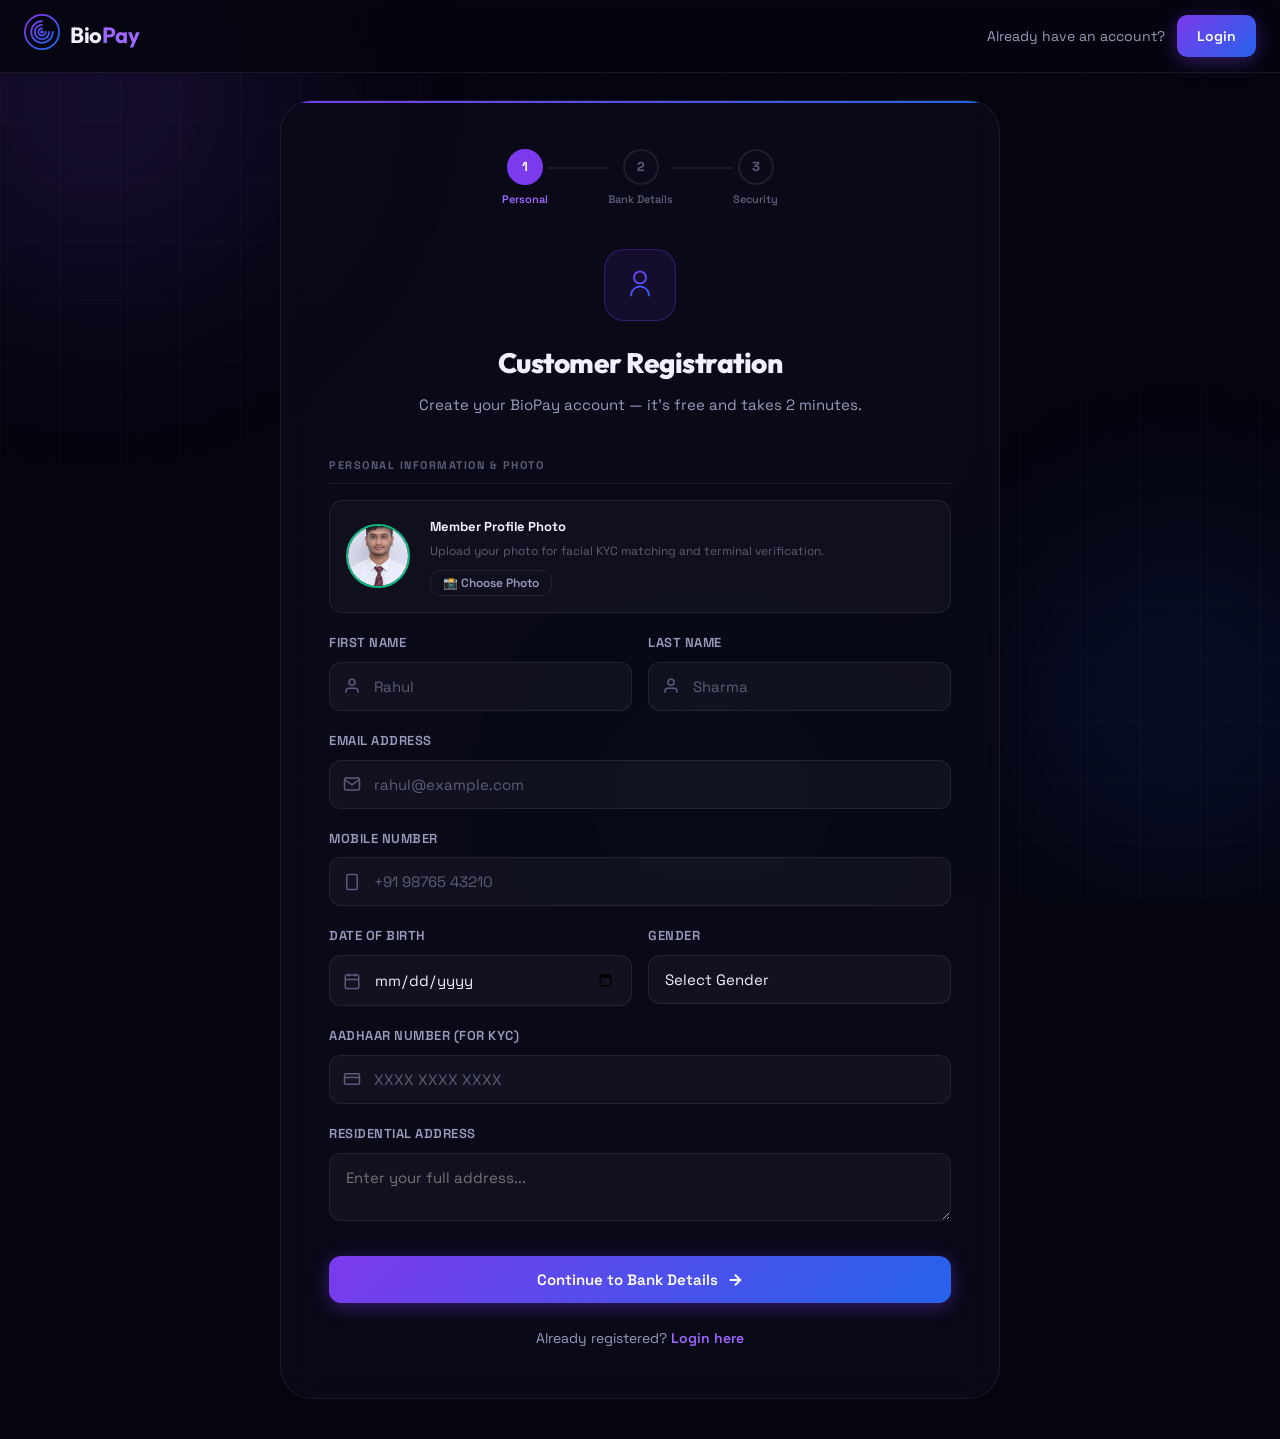
<file: register-customer.html>
<!DOCTYPE html>
<html lang="en">
<head>
  <meta charset="UTF-8" />
  <meta name="viewport" content="width=device-width, initial-scale=1.0" />
  <title>Customer Registration – BioPay</title>
  <meta name="description" content="Register as a BioPay customer to make secure biometric fingerprint payments without your phone." />
  <link rel="preconnect" href="https://fonts.googleapis.com" />
  <link rel="preconnect" href="https://fonts.gstatic.com" crossorigin />
  <link href="https://fonts.googleapis.com/css2?family=Outfit:wght@300;400;500;600;700;800;900&family=Space+Grotesk:wght@300;400;500;600;700&display=swap" rel="stylesheet" />
  <link rel="stylesheet" href="css/style.css" />
</head>
<body>
  <div class="bg-animated">
    <div class="bg-orb orb-1"></div>
    <div class="bg-orb orb-2"></div>
    <div class="bg-orb orb-3"></div>
    <div class="grid-overlay"></div>
  </div>

  <nav class="navbar scrolled">
    <div class="nav-container">
      <a href="index.html" class="nav-logo">
        <div class="logo-icon">
          <svg viewBox="0 0 40 40" fill="none"><circle cx="20" cy="20" r="19" stroke="url(#lg1)" stroke-width="2"/><path d="M20 8C13.4 8 8 13.4 8 20s5.4 12 12 12 12-5.4 12-12" stroke="url(#lg1)" stroke-width="2" stroke-linecap="round"/><path d="M20 12c-4.4 0-8 3.6-8 8s3.6 8 8 8 8-3.6 8-8" stroke="url(#lg1)" stroke-width="2" stroke-linecap="round"/><path d="M20 16c-2.2 0-4 1.8-4 4s1.8 4 4 4 4-1.8 4-4" stroke="url(#lg1)" stroke-width="2" stroke-linecap="round"/><circle cx="20" cy="20" r="2" fill="url(#lg1)"/><defs><linearGradient id="lg1" x1="8" y1="8" x2="32" y2="32" gradientUnits="userSpaceOnUse"><stop stop-color="#7C3AED"/><stop offset="1" stop-color="#2563EB"/></linearGradient></defs></svg>
        </div>
        <span class="logo-text">Bio<span class="logo-accent">Pay</span></span>
      </a>
      <div style="margin-left:auto; display:flex; gap:12px; align-items:center;">
        <span style="font-size:14px; color:var(--text-secondary);">Already have an account?</span>
        <a href="login.html" class="btn btn-primary">Login</a>
      </div>
    </div>
  </nav>

  <div class="form-page">
    <div class="form-card form-card-wide" id="registrationCard">
      <div class="form-card-glow"></div>

      <!-- Progress Steps -->
      <div class="form-steps">
        <div class="form-step active" id="step1Indicator">
          <div class="step-dot">1</div>
          <div class="step-label">Personal</div>
        </div>
        <div class="step-line" id="line1"></div>
        <div class="form-step" id="step2Indicator">
          <div class="step-dot">2</div>
          <div class="step-label">Bank Details</div>
        </div>
        <div class="step-line" id="line2"></div>
        <div class="form-step" id="step3Indicator">
          <div class="step-dot">3</div>
          <div class="step-label">Security</div>
        </div>
      </div>

      <!-- Step 1: Personal Info -->
      <div id="formStep1">
        <div class="form-header">
          <div class="form-icon">
            <svg viewBox="0 0 48 48" fill="none"><path d="M24 22a8 8 0 1 0 0-16 8 8 0 0 0 0 16zM12 38c0-6.6 5.4-12 12-12s12 5.4 12 12" stroke="url(#pGrad)" stroke-width="2.5" stroke-linecap="round"/><defs><linearGradient id="pGrad" x1="12" y1="6" x2="36" y2="38" gradientUnits="userSpaceOnUse"><stop stop-color="#7C3AED"/><stop offset="1" stop-color="#2563EB"/></linearGradient></defs></svg>
          </div>
          <h1>Customer Registration</h1>
          <p>Create your BioPay account — it's free and takes 2 minutes.</p>
        </div>

        <div id="errorMsg" class="alert alert-error" style="display:none;">
          <svg width="16" height="16" viewBox="0 0 24 24" fill="none" stroke="currentColor" stroke-width="2"><circle cx="12" cy="12" r="10"/><line x1="12" y1="8" x2="12" y2="12"/><line x1="12" y1="16" x2="12.01" y2="16"/></svg>
          <span id="errorText"></span>
        </div>

        <div class="form-section-title">Personal Information & Photo</div>
        
        <!-- Member Photo Upload -->
        <div style="display:flex; align-items:center; gap:20px; margin-bottom:20px; padding:16px; background:rgba(255,255,255,0.03); border:1px solid var(--border); border-radius:14px;">
          <div style="position:relative; width:64px; height:64px; border-radius:50%; overflow:hidden; border:2px solid var(--accent); flex-shrink:0;">
            <img id="regPhotoPreview" src="images/team/member-2.jpg" alt="Preview" style="width:100%; height:100%; object-fit:cover;" />
          </div>
          <div style="flex:1;">
            <label style="font-size:13px; font-weight:700; display:block; margin-bottom:4px;">Member Profile Photo</label>
            <p style="font-size:12px; color:var(--text-muted); margin-bottom:8px;">Upload your photo for facial KYC matching and terminal verification.</p>
            <input type="file" id="regPhotoInput" accept="image/*" style="display:none;" onchange="previewRegPhoto(event)" />
            <button type="button" class="btn btn-ghost" style="padding:4px 12px; font-size:12px; border:1px solid var(--border);" onclick="document.getElementById('regPhotoInput').click()">
              📸 Choose Photo
            </button>
          </div>
        </div>

        <div class="form-row">
          <div class="form-group">
            <label for="firstName">First Name</label>
            <div class="input-icon-wrap">
              <svg viewBox="0 0 24 24" fill="none" stroke="currentColor" stroke-width="2"><path d="M20 21v-2a4 4 0 0 0-4-4H8a4 4 0 0 0-4 4v2"/><circle cx="12" cy="7" r="4"/></svg>
              <input type="text" id="firstName" placeholder="Rahul" autocomplete="given-name" />
            </div>
            <span class="field-error" id="firstNameError">Please enter your first name</span>
          </div>
          <div class="form-group">
            <label for="lastName">Last Name</label>
            <div class="input-icon-wrap">
              <svg viewBox="0 0 24 24" fill="none" stroke="currentColor" stroke-width="2"><path d="M20 21v-2a4 4 0 0 0-4-4H8a4 4 0 0 0-4 4v2"/><circle cx="12" cy="7" r="4"/></svg>
              <input type="text" id="lastName" placeholder="Sharma" autocomplete="family-name" />
            </div>
            <span class="field-error" id="lastNameError">Please enter your last name</span>
          </div>
        </div>

        <div class="form-group">
          <label for="email">Email Address</label>
          <div class="input-icon-wrap">
            <svg viewBox="0 0 24 24" fill="none" stroke="currentColor" stroke-width="2"><path d="M4 4h16c1.1 0 2 .9 2 2v12c0 1.1-.9 2-2 2H4c-1.1 0-2-.9-2-2V6c0-1.1.9-2 2-2z"/><polyline points="22,6 12,13 2,6"/></svg>
            <input type="email" id="email" placeholder="rahul@example.com" autocomplete="email" />
          </div>
          <span class="field-error" id="emailError">Please enter a valid email address</span>
        </div>

        <div class="form-group">
          <label for="phone">Mobile Number</label>
          <div class="input-icon-wrap">
            <svg viewBox="0 0 24 24" fill="none" stroke="currentColor" stroke-width="2"><rect x="5" y="2" width="14" height="20" rx="2" ry="2"/><line x1="12" y1="18" x2="12.01" y2="18"/></svg>
            <input type="tel" id="phone" placeholder="+91 98765 43210" autocomplete="tel" />
          </div>
          <span class="field-error" id="phoneError">Please enter a valid 10-digit mobile number</span>
        </div>

        <div class="form-row">
          <div class="form-group">
            <label for="dob">Date of Birth</label>
            <div class="input-icon-wrap">
              <svg viewBox="0 0 24 24" fill="none" stroke="currentColor" stroke-width="2"><rect x="3" y="4" width="18" height="18" rx="2" ry="2"/><line x1="16" y1="2" x2="16" y2="6"/><line x1="8" y1="2" x2="8" y2="6"/><line x1="3" y1="10" x2="21" y2="10"/></svg>
              <input type="date" id="dob" style="padding-left:44px;" />
            </div>
            <span class="field-error" id="dobError">Please enter your date of birth</span>
          </div>
          <div class="form-group">
            <label for="gender">Gender</label>
            <select id="gender">
              <option value="">Select Gender</option>
              <option value="male">Male</option>
              <option value="female">Female</option>
              <option value="other">Other</option>
              <option value="prefer-not">Prefer not to say</option>
            </select>
          </div>
        </div>

        <div class="form-group">
          <label for="aadhar">Aadhaar Number (for KYC)</label>
          <div class="input-icon-wrap">
            <svg viewBox="0 0 24 24" fill="none" stroke="currentColor" stroke-width="2"><rect x="2" y="5" width="20" height="14" rx="2"/><path d="M2 10h20"/></svg>
            <input type="text" id="aadhar" placeholder="XXXX XXXX XXXX" maxlength="14" />
          </div>
          <span class="field-error" id="aadharError">Please enter a valid 12-digit Aadhaar number</span>
        </div>

        <div class="form-group">
          <label for="address">Residential Address</label>
          <textarea id="address" rows="2" placeholder="Enter your full address..." style="resize:vertical;"></textarea>
          <span class="field-error" id="addressError">Please enter your address</span>
        </div>

        <button class="btn btn-primary w-full btn-large" id="step1Btn" style="margin-top:8px;" onclick="goToStep2()">
          Continue to Bank Details
          <svg width="18" height="18" viewBox="0 0 24 24" fill="none" stroke="currentColor" stroke-width="2.5"><path d="M5 12h14M12 5l7 7-7 7"/></svg>
        </button>

        <div class="form-footer">
          Already registered? <a href="login.html">Login here</a>
        </div>
      </div>

      <!-- Step 2: Bank Details -->
      <div id="formStep2" style="display:none;">
        <div class="form-header">
          <div class="form-icon">
            <svg viewBox="0 0 48 48" fill="none"><rect x="6" y="14" width="36" height="24" rx="4" stroke="url(#bGrad)" stroke-width="2.5"/><path d="M6 22h36M16 30h4M26 30h6" stroke="url(#bGrad)" stroke-width="2.5" stroke-linecap="round"/><defs><linearGradient id="bGrad" x1="6" y1="14" x2="42" y2="38" gradientUnits="userSpaceOnUse"><stop stop-color="#7C3AED"/><stop offset="1" stop-color="#2563EB"/></linearGradient></defs></svg>
          </div>
          <h1>Bank Details</h1>
          <p>Link your bank account for secure biometric payments.</p>
        </div>

        <div class="form-section-title">Primary Bank Account</div>

        <div class="form-group">
          <label for="bankName">Bank Name</label>
          <select id="bankName">
            <option value="">Select Your Bank</option>
            <option>State Bank of India (SBI)</option>
            <option>HDFC Bank</option>
            <option>ICICI Bank</option>
            <option>Axis Bank</option>
            <option>Kotak Mahindra Bank</option>
            <option>Punjab National Bank (PNB)</option>
            <option>Bank of Baroda</option>
            <option>Canara Bank</option>
            <option>Union Bank of India</option>
            <option>IndusInd Bank</option>
            <option>YES Bank</option>
            <option>Other</option>
          </select>
          <span class="field-error" id="bankNameError">Please select your bank</span>
        </div>

        <div class="form-group">
          <label for="accountNumber">Account Number</label>
          <div class="input-icon-wrap">
            <svg viewBox="0 0 24 24" fill="none" stroke="currentColor" stroke-width="2"><rect x="2" y="5" width="20" height="14" rx="2"/><path d="M2 10h20"/></svg>
            <input type="text" id="accountNumber" placeholder="Enter your bank account number" />
          </div>
          <span class="field-error" id="accountNumberError">Please enter a valid account number</span>
        </div>

        <div class="form-group">
          <label for="confirmAccount">Confirm Account Number</label>
          <div class="input-icon-wrap">
            <svg viewBox="0 0 24 24" fill="none" stroke="currentColor" stroke-width="2"><rect x="2" y="5" width="20" height="14" rx="2"/><path d="M2 10h20"/></svg>
            <input type="text" id="confirmAccount" placeholder="Re-enter your account number" />
          </div>
          <span class="field-error" id="confirmAccountError">Account numbers do not match</span>
        </div>

        <div class="form-group">
          <label for="ifsc">IFSC Code</label>
          <div class="input-icon-wrap">
            <svg viewBox="0 0 24 24" fill="none" stroke="currentColor" stroke-width="2"><path d="M21 10c0 7-9 13-9 13s-9-6-9-13a9 9 0 0 1 18 0z"/><circle cx="12" cy="10" r="3"/></svg>
            <input type="text" id="ifsc" placeholder="SBIN0001234" maxlength="11" style="text-transform:uppercase;" />
          </div>
          <span class="field-error" id="ifscError">Please enter a valid IFSC code</span>
        </div>

        <div class="form-row">
          <div class="form-group">
            <label for="accountType">Account Type</label>
            <select id="accountType">
              <option value="">Select Type</option>
              <option value="savings">Savings Account</option>
              <option value="current">Current Account</option>
              <option value="salary">Salary Account</option>
            </select>
          </div>
          <div class="form-group">
            <label for="upiId">UPI ID (Optional)</label>
            <div class="input-icon-wrap">
              <svg viewBox="0 0 24 24" fill="none" stroke="currentColor" stroke-width="2"><path d="M12 2L2 7l10 5 10-5-10-5zM2 17l10 5 10-5M2 12l10 5 10-5"/></svg>
              <input type="text" id="upiId" placeholder="rahul@okaxis" />
            </div>
          </div>
        </div>

        <div style="background:rgba(245,158,11,0.08); border:1px solid rgba(245,158,11,0.25); border-radius:12px; padding:16px; margin-bottom:20px;">
          <div style="display:flex; gap:10px; align-items:flex-start;">
            <span style="font-size:18px;">🔒</span>
            <div>
              <div style="font-size:13px; font-weight:700; color:#F59E0B; margin-bottom:4px;">Bank-Grade Security</div>
              <div style="font-size:12px; color:var(--text-secondary); line-height:1.6;">Your bank details are encrypted using AES-256 and stored on RBI-compliant isolated servers. We never store your full account number unencrypted.</div>
            </div>
          </div>
        </div>

        <div style="display:flex; gap:12px;">
          <button class="btn btn-ghost btn-large" onclick="goToStep1()" style="flex:1;">
            <svg width="18" height="18" viewBox="0 0 24 24" fill="none" stroke="currentColor" stroke-width="2.5"><path d="M19 12H5M12 19l-7-7 7-7"/></svg>
            Back
          </button>
          <button class="btn btn-primary btn-large" onclick="goToStep3()" style="flex:2;">
            Continue to Security
            <svg width="18" height="18" viewBox="0 0 24 24" fill="none" stroke="currentColor" stroke-width="2.5"><path d="M5 12h14M12 5l7 7-7 7"/></svg>
          </button>
        </div>
      </div>

      <!-- Step 3: Security -->
      <div id="formStep3" style="display:none;">
        <div class="form-header">
          <div class="form-icon">
            <svg viewBox="0 0 48 48" fill="none"><path d="M24 6L8 14v12c0 10 7.2 19.4 16 22 8.8-2.6 16-12 16-22V14L24 6z" stroke="url(#sGrad)" stroke-width="2.5"/><path d="M18 24l4 4 8-8" stroke="url(#sGrad)" stroke-width="2.5" stroke-linecap="round" stroke-linejoin="round"/><defs><linearGradient id="sGrad" x1="8" y1="6" x2="40" y2="44" gradientUnits="userSpaceOnUse"><stop stop-color="#7C3AED"/><stop offset="1" stop-color="#2563EB"/></linearGradient></defs></svg>
          </div>
          <h1>Set Your Password</h1>
          <p>Create a strong password to secure your BioPay account.</p>
        </div>

        <div class="form-group">
          <label for="password">Password</label>
          <div class="password-wrap">
            <input type="password" id="password" placeholder="Create a strong password" />
            <button type="button" class="password-toggle" onclick="togglePassword('password', this)">
              <svg width="18" height="18" viewBox="0 0 24 24" fill="none" stroke="currentColor" stroke-width="2"><path d="M1 12s4-8 11-8 11 8 11 8-4 8-11 8-11-8-11-8z"/><circle cx="12" cy="12" r="3"/></svg>
            </button>
          </div>
          <span class="field-error" id="passwordError">Password must be at least 8 characters with numbers and special chars</span>

          <!-- Password Strength Meter -->
          <div id="strengthMeter" style="margin-top:10px; display:none;">
            <div style="display:flex; gap:4px; margin-bottom:6px;">
              <div class="strength-bar" id="sBar1"></div>
              <div class="strength-bar" id="sBar2"></div>
              <div class="strength-bar" id="sBar3"></div>
              <div class="strength-bar" id="sBar4"></div>
            </div>
            <span id="strengthLabel" style="font-size:12px; color:var(--text-muted);"></span>
          </div>
        </div>

        <div class="form-group">
          <label for="confirmPassword">Confirm Password</label>
          <div class="password-wrap">
            <input type="password" id="confirmPassword" placeholder="Re-enter your password" />
            <button type="button" class="password-toggle" onclick="togglePassword('confirmPassword', this)">
              <svg width="18" height="18" viewBox="0 0 24 24" fill="none" stroke="currentColor" stroke-width="2"><path d="M1 12s4-8 11-8 11 8 11 8-4 8-11 8-11-8-11-8z"/><circle cx="12" cy="12" r="3"/></svg>
            </button>
          </div>
          <span class="field-error" id="confirmPasswordError">Passwords do not match</span>
        </div>

        <div class="form-section-title" style="margin-top:24px;">Transaction PIN (4-digit)</div>
        <p style="font-size:13px; color:var(--text-secondary); margin-bottom:16px;">This PIN is required to authorize payments at vendor terminals.</p>
        <div style="display:flex; gap:12px; justify-content:center; margin-bottom:24px;">
          <input type="password" class="pin-input" id="pin1" maxlength="1" inputmode="numeric" pattern="[0-9]*" />
          <input type="password" class="pin-input" id="pin2" maxlength="1" inputmode="numeric" pattern="[0-9]*" />
          <input type="password" class="pin-input" id="pin3" maxlength="1" inputmode="numeric" pattern="[0-9]*" />
          <input type="password" class="pin-input" id="pin4" maxlength="1" inputmode="numeric" pattern="[0-9]*" />
        </div>
        <span class="field-error" id="pinError" style="display:block; text-align:center;">Please enter a 4-digit PIN</span>

        <div class="form-group" style="margin-top:20px;">
          <label class="checkbox-group">
            <input type="checkbox" id="termsCheck" />
            <span>I agree to BioPay's <a href="#">Terms of Service</a>, <a href="#">Privacy Policy</a>, and consent to biometric data collection and processing for payment authentication.</span>
          </label>
          <span class="field-error" id="termsError">Please accept the terms and conditions</span>
        </div>

        <div class="form-group">
          <label class="checkbox-group">
            <input type="checkbox" id="marketingCheck" />
            <span>Receive transaction notifications and payment security alerts via SMS/Email</span>
          </label>
        </div>

        <div style="display:flex; gap:12px; margin-top:8px;">
          <button class="btn btn-ghost btn-large" onclick="goToStep2()" style="flex:1;">
            <svg width="18" height="18" viewBox="0 0 24 24" fill="none" stroke="currentColor" stroke-width="2.5"><path d="M19 12H5M12 19l-7-7 7-7"/></svg>
            Back
          </button>
          <button class="btn btn-primary btn-large" onclick="submitRegistration()" style="flex:2;" id="submitBtn">
            Create My Account
            <svg width="18" height="18" viewBox="0 0 24 24" fill="none" stroke="currentColor" stroke-width="2.5"><path d="M20 6L9 17l-5-5"/></svg>
          </button>
        </div>
      </div>

      <!-- Step 4: Success -->
      <div id="formSuccess" style="display:none; text-align:center; padding: 20px 0;">
        <div style="width:80px; height:80px; background:rgba(16,185,129,0.15); border:2px solid rgba(16,185,129,0.4); border-radius:50%; display:flex; align-items:center; justify-content:center; margin:0 auto 24px; font-size:36px;">✓</div>
        <h2 style="font-family:var(--font-display); font-size:28px; font-weight:800; margin-bottom:12px;">Account Created! 🎉</h2>
        <p style="color:var(--text-secondary); margin-bottom:12px;">Welcome to BioPay! Your customer account is ready.</p>
        <div style="background:rgba(124,58,237,0.08); border:1px solid rgba(124,58,237,0.2); border-radius:12px; padding:20px; margin:24px 0; text-align:left;">
          <div style="font-size:13px; font-weight:700; color:var(--primary-light); margin-bottom:12px; text-transform:uppercase; letter-spacing:1px;">Next Steps</div>
          <div style="display:flex; flex-direction:column; gap:10px;">
            <div style="display:flex; gap:10px; align-items:center; font-size:14px; color:var(--text-secondary);">
              <span style="width:24px; height:24px; background:var(--primary); border-radius:50%; display:flex; align-items:center; justify-content:center; font-size:11px; font-weight:800; flex-shrink:0;">1</span>
              Visit your nearest BioPay enrollment center to register your fingerprint
            </div>
            <div style="display:flex; gap:10px; align-items:center; font-size:14px; color:var(--text-secondary);">
              <span style="width:24px; height:24px; background:var(--secondary); border-radius:50%; display:flex; align-items:center; justify-content:center; font-size:11px; font-weight:800; flex-shrink:0;">2</span>
              Log in to your dashboard to view account details
            </div>
            <div style="display:flex; gap:10px; align-items:center; font-size:14px; color:var(--text-secondary);">
              <span style="width:24px; height:24px; background:var(--accent); border-radius:50%; display:flex; align-items:center; justify-content:center; font-size:11px; font-weight:800; flex-shrink:0;">3</span>
              Find a BioPay-enabled vendor and make your first payment!
            </div>
          </div>
        </div>
        <a href="dashboard-customer.html" class="btn btn-primary btn-large w-full">Go to Dashboard</a>
        <div class="form-footer" style="margin-top:16px;">
          <a href="index.html">← Back to Homepage</a>
        </div>
      </div>
    </div>
  </div>

  <style>
    .pin-input {
      width: 60px; height: 60px;
      text-align: center;
      font-family: var(--font-display);
      font-size: 24px;
      font-weight: 800;
      background: rgba(255,255,255,0.04);
      border: 2px solid var(--border);
      border-radius: 14px;
      color: var(--text-primary);
      outline: none;
      transition: all 0.2s;
    }
    .pin-input:focus {
      border-color: var(--primary);
      background: rgba(124,58,237,0.06);
      box-shadow: 0 0 0 4px rgba(124,58,237,0.12);
    }
    .strength-bar {
      height: 4px; flex: 1;
      border-radius: 4px;
      background: var(--border);
      transition: background 0.3s;
    }
    #pinError { display: none; }
    #pinError.show { display: block; }
  </style>

  <script src="js/register-customer.js"></script>
</body>
</html>
</file>
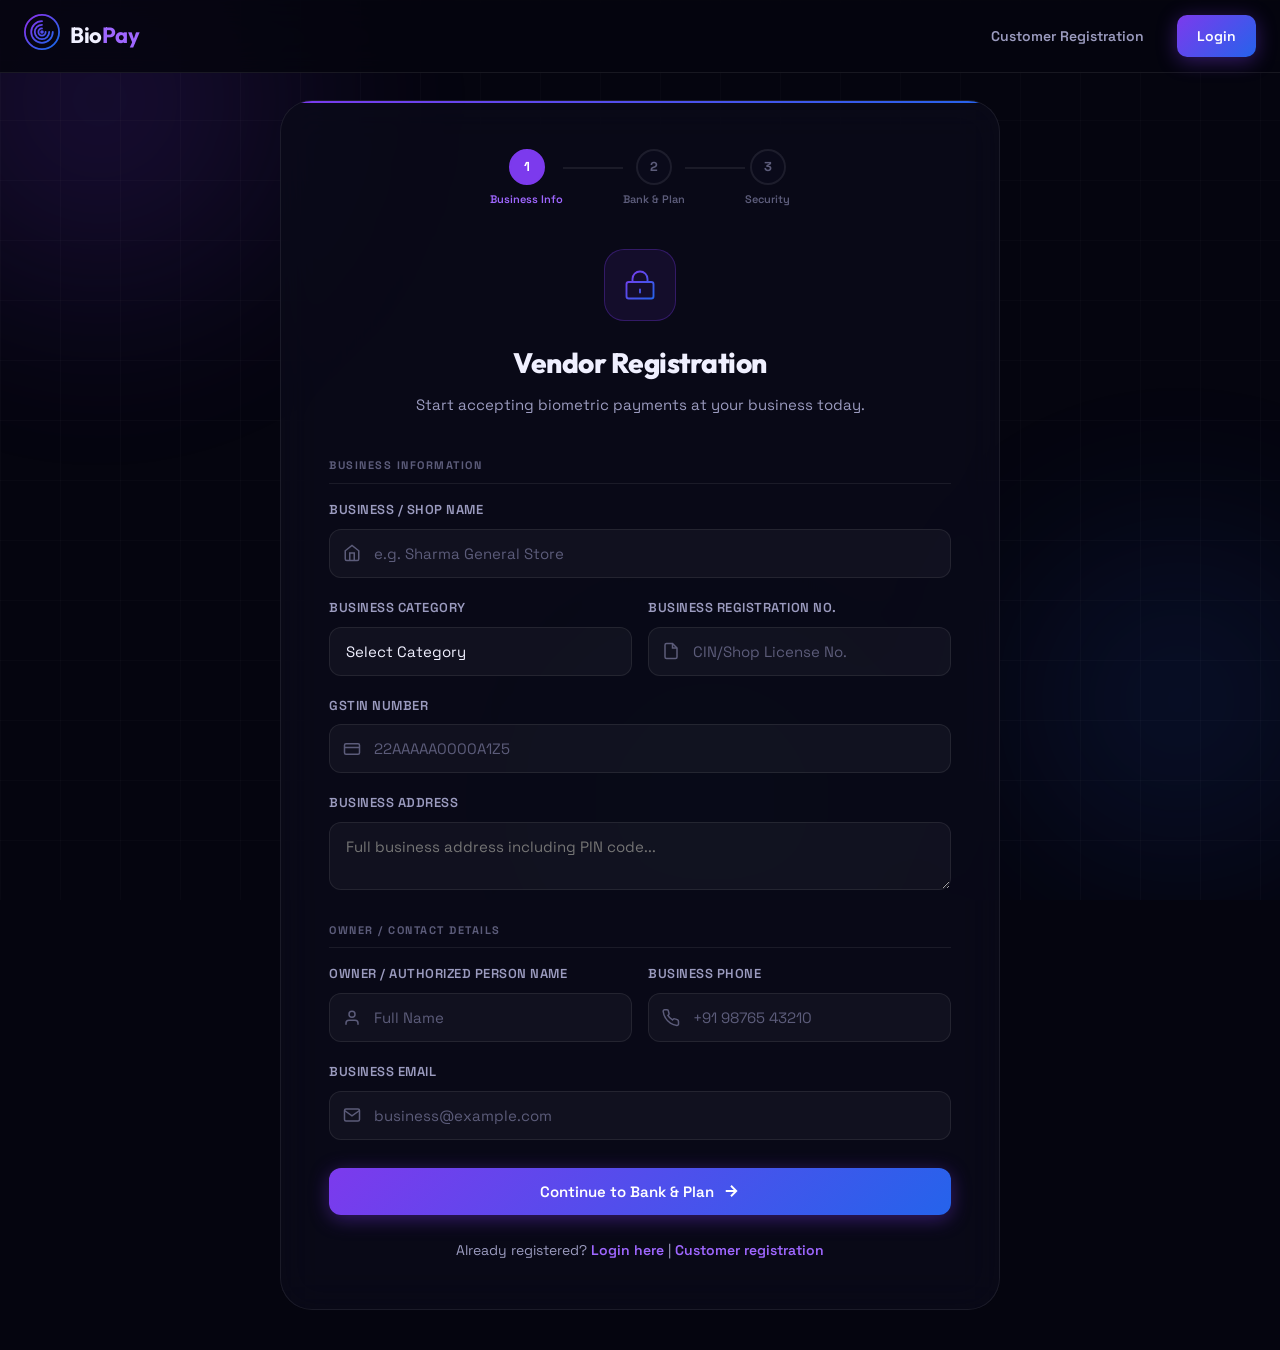
<file: register-vendor.html>
<!DOCTYPE html>
<html lang="en">
<head>
  <meta charset="UTF-8" />
  <meta name="viewport" content="width=device-width, initial-scale=1.0" />
  <title>Vendor Registration – BioPay</title>
  <meta name="description" content="Register your business on BioPay to accept biometric fingerprint payments from customers." />
  <link rel="preconnect" href="https://fonts.googleapis.com" />
  <link rel="preconnect" href="https://fonts.gstatic.com" crossorigin />
  <link href="https://fonts.googleapis.com/css2?family=Outfit:wght@300;400;500;600;700;800;900&family=Space+Grotesk:wght@300;400;500;600;700&display=swap" rel="stylesheet" />
  <link rel="stylesheet" href="css/style.css" />
</head>
<body>
  <div class="bg-animated">
    <div class="bg-orb orb-1"></div>
    <div class="bg-orb orb-2"></div>
    <div class="bg-orb orb-3"></div>
    <div class="grid-overlay"></div>
  </div>

  <nav class="navbar scrolled">
    <div class="nav-container">
      <a href="index.html" class="nav-logo">
        <div class="logo-icon">
          <svg viewBox="0 0 40 40" fill="none"><circle cx="20" cy="20" r="19" stroke="url(#lg2)" stroke-width="2"/><path d="M20 8C13.4 8 8 13.4 8 20s5.4 12 12 12 12-5.4 12-12" stroke="url(#lg2)" stroke-width="2" stroke-linecap="round"/><path d="M20 12c-4.4 0-8 3.6-8 8s3.6 8 8 8 8-3.6 8-8" stroke="url(#lg2)" stroke-width="2" stroke-linecap="round"/><path d="M20 16c-2.2 0-4 1.8-4 4s1.8 4 4 4 4-1.8 4-4" stroke="url(#lg2)" stroke-width="2" stroke-linecap="round"/><circle cx="20" cy="20" r="2" fill="url(#lg2)"/><defs><linearGradient id="lg2" x1="8" y1="8" x2="32" y2="32" gradientUnits="userSpaceOnUse"><stop stop-color="#7C3AED"/><stop offset="1" stop-color="#2563EB"/></linearGradient></defs></svg>
        </div>
        <span class="logo-text">Bio<span class="logo-accent">Pay</span></span>
      </a>
      <div style="margin-left:auto; display:flex; gap:12px; align-items:center;">
        <a href="register-customer.html" class="btn btn-ghost">Customer Registration</a>
        <a href="login.html" class="btn btn-primary">Login</a>
      </div>
    </div>
  </nav>

  <div class="form-page">
    <div class="form-card form-card-wide" id="vendorRegistrationCard">

      <!-- Progress Steps -->
      <div class="form-steps">
        <div class="form-step active" id="vStep1Indicator">
          <div class="step-dot">1</div>
          <div class="step-label">Business Info</div>
        </div>
        <div class="step-line" id="vLine1"></div>
        <div class="form-step" id="vStep2Indicator">
          <div class="step-dot">2</div>
          <div class="step-label">Bank & Plan</div>
        </div>
        <div class="step-line" id="vLine2"></div>
        <div class="form-step" id="vStep3Indicator">
          <div class="step-dot">3</div>
          <div class="step-label">Security</div>
        </div>
      </div>

      <!-- Step 1: Business Info -->
      <div id="vFormStep1">
        <div class="form-header">
          <div class="form-icon">
            <svg viewBox="0 0 48 48" fill="none"><rect x="6" y="20" width="36" height="22" rx="3" stroke="url(#vGrad)" stroke-width="2.5"/><path d="M14 20v-4a10 10 0 0 1 20 0v4" stroke="url(#vGrad)" stroke-width="2.5" stroke-linecap="round"/><path d="M24 30v4" stroke="url(#vGrad)" stroke-width="2.5" stroke-linecap="round"/><defs><linearGradient id="vGrad" x1="6" y1="6" x2="42" y2="42" gradientUnits="userSpaceOnUse"><stop stop-color="#7C3AED"/><stop offset="1" stop-color="#2563EB"/></linearGradient></defs></svg>
          </div>
          <h1>Vendor Registration</h1>
          <p>Start accepting biometric payments at your business today.</p>
        </div>

        <div class="form-section-title">Business Information</div>

        <div class="form-group">
          <label for="vBusinessName">Business / Shop Name</label>
          <div class="input-icon-wrap">
            <svg viewBox="0 0 24 24" fill="none" stroke="currentColor" stroke-width="2"><path d="M3 9l9-7 9 7v11a2 2 0 0 1-2 2H5a2 2 0 0 1-2-2z"/><polyline points="9 22 9 12 15 12 15 22"/></svg>
            <input type="text" id="vBusinessName" placeholder="e.g. Sharma General Store" />
          </div>
          <span class="field-error" id="vBusinessNameError">Please enter your business name</span>
        </div>

        <div class="form-row">
          <div class="form-group">
            <label for="vBusinessType">Business Category</label>
            <select id="vBusinessType">
              <option value="">Select Category</option>
              <option>Retail / General Store</option>
              <option>Restaurant / Food & Beverage</option>
              <option>Healthcare / Pharmacy</option>
              <option>Education</option>
              <option>Petrol / Fuel Station</option>
              <option>Grocery / Supermarket</option>
              <option>Electronics</option>
              <option>Clothing & Fashion</option>
              <option>Transport / Logistics</option>
              <option>Services</option>
              <option>Other</option>
            </select>
            <span class="field-error" id="vBusinessTypeError">Please select a business category</span>
          </div>
          <div class="form-group">
            <label for="vRegistrationNumber">Business Registration No.</label>
            <div class="input-icon-wrap">
              <svg viewBox="0 0 24 24" fill="none" stroke="currentColor" stroke-width="2"><path d="M14 2H6a2 2 0 0 0-2 2v16a2 2 0 0 0 2 2h12a2 2 0 0 0 2-2V8z"/><polyline points="14 2 14 8 20 8"/></svg>
              <input type="text" id="vRegistrationNumber" placeholder="CIN/Shop License No." />
            </div>
          </div>
        </div>

        <div class="form-group">
          <label for="vGstin">GSTIN Number</label>
          <div class="input-icon-wrap">
            <svg viewBox="0 0 24 24" fill="none" stroke="currentColor" stroke-width="2"><rect x="2" y="5" width="20" height="14" rx="2"/><path d="M2 10h20"/></svg>
            <input type="text" id="vGstin" placeholder="22AAAAA0000A1Z5" maxlength="15" style="text-transform:uppercase;" />
          </div>
          <span class="field-error" id="vGstinError">Please enter a valid 15-digit GSTIN</span>
        </div>

        <div class="form-group">
          <label for="vBusinessAddress">Business Address</label>
          <textarea id="vBusinessAddress" rows="2" placeholder="Full business address including PIN code..." style="resize:vertical;"></textarea>
          <span class="field-error" id="vBusinessAddressError">Please enter your business address</span>
        </div>

        <div class="form-section-title" style="margin-top:24px;">Owner / Contact Details</div>

        <div class="form-row">
          <div class="form-group">
            <label for="vOwnerName">Owner / Authorized Person Name</label>
            <div class="input-icon-wrap">
              <svg viewBox="0 0 24 24" fill="none" stroke="currentColor" stroke-width="2"><path d="M20 21v-2a4 4 0 0 0-4-4H8a4 4 0 0 0-4 4v2"/><circle cx="12" cy="7" r="4"/></svg>
              <input type="text" id="vOwnerName" placeholder="Full Name" />
            </div>
            <span class="field-error" id="vOwnerNameError">Please enter the owner's name</span>
          </div>
          <div class="form-group">
            <label for="vPhone">Business Phone</label>
            <div class="input-icon-wrap">
              <svg viewBox="0 0 24 24" fill="none" stroke="currentColor" stroke-width="2"><path d="M22 16.92v3a2 2 0 0 1-2.18 2 19.79 19.79 0 0 1-8.63-3.07A19.5 19.5 0 0 1 4.69 12 19.79 19.79 0 0 1 1.61 3.35 2 2 0 0 1 3.6 1h3a2 2 0 0 1 2 1.72c.127.96.361 1.903.7 2.81a2 2 0 0 1-.45 2.11L7.91 8.6a16 16 0 0 0 6 6l.92-.92a2 2 0 0 1 2.11-.45c.907.339 1.85.573 2.81.7A2 2 0 0 1 21.73 16z"/></svg>
              <input type="tel" id="vPhone" placeholder="+91 98765 43210" />
            </div>
            <span class="field-error" id="vPhoneError">Please enter a valid phone number</span>
          </div>
        </div>

        <div class="form-group">
          <label for="vEmail">Business Email</label>
          <div class="input-icon-wrap">
            <svg viewBox="0 0 24 24" fill="none" stroke="currentColor" stroke-width="2"><path d="M4 4h16c1.1 0 2 .9 2 2v12c0 1.1-.9 2-2 2H4c-1.1 0-2-.9-2-2V6c0-1.1.9-2 2-2z"/><polyline points="22,6 12,13 2,6"/></svg>
            <input type="email" id="vEmail" placeholder="business@example.com" />
          </div>
          <span class="field-error" id="vEmailError">Please enter a valid email address</span>
        </div>

        <button class="btn btn-primary w-full btn-large" onclick="vGoToStep2()" style="margin-top:8px;">
          Continue to Bank & Plan
          <svg width="18" height="18" viewBox="0 0 24 24" fill="none" stroke="currentColor" stroke-width="2.5"><path d="M5 12h14M12 5l7 7-7 7"/></svg>
        </button>

        <div class="form-footer">
          Already registered? <a href="login.html">Login here</a> | <a href="register-customer.html">Customer registration</a>
        </div>
      </div>

      <!-- Step 2: Bank & Plan -->
      <div id="vFormStep2" style="display:none;">
        <div class="form-header">
          <div class="form-icon">
            <svg viewBox="0 0 48 48" fill="none"><rect x="6" y="14" width="36" height="24" rx="4" stroke="url(#vbGrad)" stroke-width="2.5"/><path d="M6 22h36M16 30h4M26 30h6" stroke="url(#vbGrad)" stroke-width="2.5" stroke-linecap="round"/><defs><linearGradient id="vbGrad" x1="6" y1="14" x2="42" y2="38" gradientUnits="userSpaceOnUse"><stop stop-color="#7C3AED"/><stop offset="1" stop-color="#2563EB"/></linearGradient></defs></svg>
          </div>
          <h1>Bank Account & Plan</h1>
          <p>Where should we send your payments? Choose your plan.</p>
        </div>

        <div class="form-section-title">Settlement Bank Account</div>

        <div class="form-group">
          <label for="vBankName">Bank Name</label>
          <select id="vBankName">
            <option value="">Select Your Bank</option>
            <option>State Bank of India (SBI)</option>
            <option>HDFC Bank</option>
            <option>ICICI Bank</option>
            <option>Axis Bank</option>
            <option>Kotak Mahindra Bank</option>
            <option>Punjab National Bank (PNB)</option>
            <option>Bank of Baroda</option>
            <option>Canara Bank</option>
            <option>Union Bank of India</option>
            <option>IndusInd Bank</option>
            <option>Other</option>
          </select>
          <span class="field-error" id="vBankNameError">Please select your bank</span>
        </div>

        <div class="form-row">
          <div class="form-group">
            <label for="vAccountNumber">Account Number</label>
            <div class="input-icon-wrap">
              <svg viewBox="0 0 24 24" fill="none" stroke="currentColor" stroke-width="2"><rect x="2" y="5" width="20" height="14" rx="2"/><path d="M2 10h20"/></svg>
              <input type="text" id="vAccountNumber" placeholder="Account number" />
            </div>
            <span class="field-error" id="vAccountNumberError">Please enter account number</span>
          </div>
          <div class="form-group">
            <label for="vIfsc">IFSC Code</label>
            <div class="input-icon-wrap">
              <svg viewBox="0 0 24 24" fill="none" stroke="currentColor" stroke-width="2"><path d="M21 10c0 7-9 13-9 13s-9-6-9-13a9 9 0 0 1 18 0z"/><circle cx="12" cy="10" r="3"/></svg>
              <input type="text" id="vIfsc" placeholder="HDFC0001234" maxlength="11" style="text-transform:uppercase;" />
            </div>
            <span class="field-error" id="vIfscError">Please enter valid IFSC code</span>
          </div>
        </div>

        <div class="form-section-title" style="margin-top:24px;">Choose Your Plan</div>

        <div style="display:grid; grid-template-columns:1fr 1fr; gap:16px; margin-bottom:20px;">
          <label class="plan-option" id="planStarter">
            <input type="radio" name="plan" value="starter" id="radioStarter" onchange="selectPlan('starter')" />
            <div class="plan-content">
              <div style="font-size:13px; font-weight:700; color:var(--primary-light); margin-bottom:4px;">STARTER</div>
              <div style="font-family:var(--font-display); font-size:26px; font-weight:800; letter-spacing:-1px;">₹499<span style="font-size:13px; font-weight:500; color:var(--text-muted)">/mo</span></div>
              <ul style="list-style:none; margin-top:12px; display:flex; flex-direction:column; gap:6px;">
                <li style="font-size:12px; color:var(--text-secondary);">✓ 1 Terminal</li>
                <li style="font-size:12px; color:var(--text-secondary);">✓ 0.5% per transaction</li>
                <li style="font-size:12px; color:var(--text-secondary);">✓ Daily settlements</li>
              </ul>
            </div>
          </label>
          <label class="plan-option" id="planBusiness">
            <input type="radio" name="plan" value="business" id="radioBusiness" onchange="selectPlan('business')" />
            <div class="plan-content">
              <div style="font-size:13px; font-weight:700; color:var(--primary-light); margin-bottom:4px;">BUSINESS ⭐</div>
              <div style="font-family:var(--font-display); font-size:26px; font-weight:800; letter-spacing:-1px;">₹1,999<span style="font-size:13px; font-weight:500; color:var(--text-muted)">/mo</span></div>
              <ul style="list-style:none; margin-top:12px; display:flex; flex-direction:column; gap:6px;">
                <li style="font-size:12px; color:var(--text-secondary);">✓ 5 Terminals</li>
                <li style="font-size:12px; color:var(--text-secondary);">✓ 0.3% per transaction</li>
                <li style="font-size:12px; color:var(--text-secondary);">✓ Instant settlements</li>
              </ul>
            </div>
          </label>
        </div>
        <span class="field-error" id="planError" style="display:none; margin-bottom:16px;">Please select a plan</span>

        <div style="display:flex; gap:12px;">
          <button class="btn btn-ghost btn-large" onclick="vGoToStep1()" style="flex:1;">
            <svg width="18" height="18" viewBox="0 0 24 24" fill="none" stroke="currentColor" stroke-width="2.5"><path d="M19 12H5M12 19l-7-7 7-7"/></svg>
            Back
          </button>
          <button class="btn btn-primary btn-large" onclick="vGoToStep3()" style="flex:2;">
            Continue to Security
            <svg width="18" height="18" viewBox="0 0 24 24" fill="none" stroke="currentColor" stroke-width="2.5"><path d="M5 12h14M12 5l7 7-7 7"/></svg>
          </button>
        </div>
      </div>

      <!-- Step 3: Security -->
      <div id="vFormStep3" style="display:none;">
        <div class="form-header">
          <div class="form-icon">
            <svg viewBox="0 0 48 48" fill="none"><path d="M24 6L8 14v12c0 10 7.2 19.4 16 22 8.8-2.6 16-12 16-22V14L24 6z" stroke="url(#vsGrad)" stroke-width="2.5"/><path d="M18 24l4 4 8-8" stroke="url(#vsGrad)" stroke-width="2.5" stroke-linecap="round" stroke-linejoin="round"/><defs><linearGradient id="vsGrad" x1="8" y1="6" x2="40" y2="44" gradientUnits="userSpaceOnUse"><stop stop-color="#7C3AED"/><stop offset="1" stop-color="#2563EB"/></linearGradient></defs></svg>
          </div>
          <h1>Secure Your Account</h1>
          <p>Set strong credentials for your BioPay vendor account.</p>
        </div>

        <div class="form-group">
          <label for="vPassword">Password</label>
          <div class="password-wrap">
            <input type="password" id="vPassword" placeholder="Create a strong password" />
            <button type="button" class="password-toggle" onclick="togglePassword('vPassword', this)">
              <svg width="18" height="18" viewBox="0 0 24 24" fill="none" stroke="currentColor" stroke-width="2"><path d="M1 12s4-8 11-8 11 8 11 8-4 8-11 8-11-8-11-8z"/><circle cx="12" cy="12" r="3"/></svg>
            </button>
          </div>
          <span class="field-error" id="vPasswordError">Password must be at least 8 characters</span>
        </div>

        <div class="form-group">
          <label for="vConfirmPassword">Confirm Password</label>
          <div class="password-wrap">
            <input type="password" id="vConfirmPassword" placeholder="Re-enter your password" />
            <button type="button" class="password-toggle" onclick="togglePassword('vConfirmPassword', this)">
              <svg width="18" height="18" viewBox="0 0 24 24" fill="none" stroke="currentColor" stroke-width="2"><path d="M1 12s4-8 11-8 11 8 11 8-4 8-11 8-11-8-11-8z"/><circle cx="12" cy="12" r="3"/></svg>
            </button>
          </div>
          <span class="field-error" id="vConfirmPasswordError">Passwords do not match</span>
        </div>

        <div class="form-group" style="margin-top:8px;">
          <label class="checkbox-group">
            <input type="checkbox" id="vTermsCheck" />
            <span>I agree to BioPay's <a href="#">Terms of Service</a>, <a href="#">Vendor Agreement</a>, and <a href="#">Privacy Policy</a>. I confirm this business information is accurate.</span>
          </label>
          <span class="field-error" id="vTermsError">Please accept the terms and conditions</span>
        </div>

        <div style="display:flex; gap:12px; margin-top:16px;">
          <button class="btn btn-ghost btn-large" onclick="vGoToStep2()" style="flex:1;">
            <svg width="18" height="18" viewBox="0 0 24 24" fill="none" stroke="currentColor" stroke-width="2.5"><path d="M19 12H5M12 19l-7-7 7-7"/></svg>
            Back
          </button>
          <button class="btn btn-primary btn-large" onclick="vSubmitRegistration()" style="flex:2;" id="vSubmitBtn">
            Register My Business
            <svg width="18" height="18" viewBox="0 0 24 24" fill="none" stroke="currentColor" stroke-width="2.5"><path d="M20 6L9 17l-5-5"/></svg>
          </button>
        </div>
      </div>

      <!-- Step 4: Success -->
      <div id="vFormSuccess" style="display:none; text-align:center; padding:20px 0;">
        <div style="width:80px; height:80px; background:rgba(16,185,129,0.15); border:2px solid rgba(16,185,129,0.4); border-radius:50%; display:flex; align-items:center; justify-content:center; margin:0 auto 24px; font-size:36px;">🏪</div>
        <h2 style="font-family:var(--font-display); font-size:28px; font-weight:800; margin-bottom:12px;">Business Registered! 🎉</h2>
        <p style="color:var(--text-secondary); margin-bottom:12px;">Your vendor account is under review. We'll activate it within 24-48 hours.</p>
        <div style="background:rgba(124,58,237,0.08); border:1px solid rgba(124,58,237,0.2); border-radius:12px; padding:20px; margin:24px 0; text-align:left;">
          <div style="font-size:13px; font-weight:700; color:var(--primary-light); margin-bottom:12px; text-transform:uppercase; letter-spacing:1px;">What Happens Next</div>
          <div style="display:flex; flex-direction:column; gap:10px;">
            <div style="display:flex; gap:10px; align-items:flex-start; font-size:14px; color:var(--text-secondary);">
              <span style="width:24px; height:24px; background:var(--primary); border-radius:50%; display:flex; align-items:center; justify-content:center; font-size:11px; font-weight:800; flex-shrink:0; margin-top:1px;">1</span>
              Our team will verify your business documents within 24-48 hours
            </div>
            <div style="display:flex; gap:10px; align-items:flex-start; font-size:14px; color:var(--text-secondary);">
              <span style="width:24px; height:24px; background:var(--secondary); border-radius:50%; display:flex; align-items:center; justify-content:center; font-size:11px; font-weight:800; flex-shrink:0; margin-top:1px;">2</span>
              You'll receive your BioPay terminal device by courier
            </div>
            <div style="display:flex; gap:10px; align-items:flex-start; font-size:14px; color:var(--text-secondary);">
              <span style="width:24px; height:24px; background:var(--accent); border-radius:50%; display:flex; align-items:center; justify-content:center; font-size:11px; font-weight:800; flex-shrink:0; margin-top:1px;">3</span>
              Log into your vendor dashboard to monitor payments and analytics
            </div>
          </div>
        </div>
        <a href="dashboard-vendor.html" class="btn btn-primary btn-large w-full">Go to Vendor Dashboard</a>
        <div class="form-footer" style="margin-top:16px;">
          <a href="index.html">← Back to Homepage</a>
        </div>
      </div>
    </div>
  </div>

  <style>
    .plan-option {
      display: block;
      cursor: pointer;
    }
    .plan-option input[type="radio"] {
      display: none;
    }
    .plan-content {
      background: var(--bg-card);
      border: 2px solid var(--border);
      border-radius: 16px;
      padding: 20px;
      transition: all 0.25s;
    }
    .plan-option input:checked + .plan-content {
      border-color: var(--primary);
      background: rgba(124, 58, 237, 0.1);
      box-shadow: 0 0 20px rgba(124, 58, 237, 0.2);
    }
    .plan-option:hover .plan-content {
      border-color: var(--border-hover);
    }
  </style>

  <script src="js/register-vendor.js"></script>
</body>
</html>
</file>
<file: css/style.css>
/* ==============================
   BioPay - Global Styles
   ============================== */

*, *::before, *::after {
  box-sizing: border-box;
  margin: 0;
  padding: 0;
}

:root {
  /* Colors */
  --primary: #7C3AED;
  --primary-light: #9F67FF;
  --primary-dark: #5B21B6;
  --secondary: #2563EB;
  --secondary-light: #3B82F6;
  --accent: #10B981;
  --danger: #EF4444;
  --warning: #F59E0B;

  /* Dark theme */
  --bg-primary: #05050F;
  --bg-secondary: #0A0A1A;
  --bg-card: rgba(255, 255, 255, 0.04);
  --bg-card-hover: rgba(255, 255, 255, 0.07);
  --bg-glass: rgba(255, 255, 255, 0.05);

  /* Text */
  --text-primary: #F0F0FF;
  --text-secondary: #9B9BBF;
  --text-muted: #5C5C7A;

  /* Borders */
  --border: rgba(255, 255, 255, 0.08);
  --border-hover: rgba(255, 255, 255, 0.15);

  /* Gradients */
  --grad-primary: linear-gradient(135deg, #7C3AED, #2563EB);
  --grad-glow: linear-gradient(135deg, rgba(124,58,237,0.3), rgba(37,99,235,0.3));

  /* Shadows */
  --shadow-sm: 0 2px 8px rgba(0,0,0,0.3);
  --shadow-md: 0 8px 32px rgba(0,0,0,0.4);
  --shadow-lg: 0 24px 64px rgba(0,0,0,0.5);
  --shadow-glow: 0 0 40px rgba(124,58,237,0.3);

  /* Spacing */
  --radius-sm: 8px;
  --radius-md: 16px;
  --radius-lg: 24px;
  --radius-xl: 32px;

  /* Typography */
  --font-body: 'Space Grotesk', sans-serif;
  --font-display: 'Outfit', sans-serif;
}

html {
  scroll-behavior: smooth;
  font-size: 16px;
}

body {
  background-color: var(--bg-primary);
  color: var(--text-primary);
  font-family: var(--font-body);
  line-height: 1.6;
  overflow-x: hidden;
}

/* ==============================
   Animated Background
   ============================== */
.bg-animated {
  position: fixed;
  inset: 0;
  z-index: 0;
  pointer-events: none;
  overflow: hidden;
}

.bg-orb {
  position: absolute;
  border-radius: 50%;
  filter: blur(80px);
  opacity: 0.4;
  animation: float 12s ease-in-out infinite;
}

.orb-1 {
  width: 600px; height: 600px;
  background: radial-gradient(circle, rgba(124,58,237,0.5) 0%, transparent 70%);
  top: -200px; left: -200px;
  animation-delay: 0s;
}

.orb-2 {
  width: 500px; height: 500px;
  background: radial-gradient(circle, rgba(37,99,235,0.4) 0%, transparent 70%);
  top: 50%; right: -150px;
  animation-delay: -4s;
}

.orb-3 {
  width: 400px; height: 400px;
  background: radial-gradient(circle, rgba(16,185,129,0.25) 0%, transparent 70%);
  bottom: -100px; left: 40%;
  animation-delay: -8s;
}

@keyframes float {
  0%, 100% { transform: translate(0, 0) scale(1); }
  33% { transform: translate(30px, -20px) scale(1.05); }
  66% { transform: translate(-20px, 20px) scale(0.97); }
}

.grid-overlay {
  position: absolute;
  inset: 0;
  background-image:
    linear-gradient(rgba(255,255,255,0.02) 1px, transparent 1px),
    linear-gradient(90deg, rgba(255,255,255,0.02) 1px, transparent 1px);
  background-size: 60px 60px;
}

/* ==============================
   Navigation
   ============================== */
.navbar {
  position: fixed;
  top: 0; left: 0; right: 0;
  z-index: 1000;
  padding: 0 24px;
  transition: all 0.3s ease;
}

.navbar.scrolled {
  background: rgba(5, 5, 15, 0.85);
  backdrop-filter: blur(20px);
  border-bottom: 1px solid var(--border);
}

.nav-container {
  max-width: 1280px;
  margin: 0 auto;
  height: 72px;
  display: flex;
  align-items: center;
  gap: 40px;
}

.nav-logo {
  display: flex;
  align-items: center;
  gap: 10px;
  text-decoration: none;
  flex-shrink: 0;
}

.logo-icon svg {
  width: 36px;
  height: 36px;
}

.logo-text {
  font-family: var(--font-display);
  font-size: 22px;
  font-weight: 700;
  color: var(--text-primary);
  letter-spacing: -0.5px;
}

.logo-accent {
  color: var(--primary-light);
}

.nav-links {
  display: flex;
  list-style: none;
  gap: 36px;
  margin-right: auto;
}

.nav-links a {
  color: var(--text-secondary);
  text-decoration: none;
  font-size: 15px;
  font-weight: 500;
  transition: color 0.2s;
}

.nav-links a:hover {
  color: var(--text-primary);
}

.nav-actions {
  display: flex;
  align-items: center;
  gap: 12px;
}

.hamburger {
  display: none;
  flex-direction: column;
  gap: 5px;
  background: none;
  border: none;
  cursor: pointer;
  padding: 6px;
  margin-left: auto;
}

.hamburger span {
  display: block;
  width: 24px;
  height: 2px;
  background: var(--text-primary);
  border-radius: 2px;
  transition: all 0.3s;
}

/* ==============================
   Buttons
   ============================== */
.btn {
  display: inline-flex;
  align-items: center;
  gap: 8px;
  padding: 10px 20px;
  border-radius: 10px;
  font-family: var(--font-body);
  font-size: 14px;
  font-weight: 600;
  text-decoration: none;
  cursor: pointer;
  border: none;
  transition: all 0.25s ease;
  white-space: nowrap;
}

.btn-primary {
  background: var(--grad-primary);
  color: #fff;
  box-shadow: 0 4px 20px rgba(124, 58, 237, 0.4);
}

.btn-primary:hover {
  transform: translateY(-2px);
  box-shadow: 0 8px 30px rgba(124, 58, 237, 0.5);
  filter: brightness(1.1);
}

.btn-primary:active {
  transform: translateY(0);
}

.btn-ghost {
  background: transparent;
  color: var(--text-secondary);
  border: 1px solid transparent;
}

.btn-ghost:hover {
  color: var(--text-primary);
  background: var(--bg-glass);
  border-color: var(--border);
}

.btn-outline {
  background: transparent;
  color: var(--text-primary);
  border: 1.5px solid var(--border-hover);
}

.btn-outline:hover {
  border-color: var(--primary-light);
  color: var(--primary-light);
  background: rgba(124, 58, 237, 0.08);
}

.btn-white {
  background: #fff;
  color: var(--primary-dark);
  font-weight: 700;
}

.btn-white:hover {
  transform: translateY(-2px);
  box-shadow: 0 8px 30px rgba(255,255,255,0.2);
}

.btn-large {
  padding: 14px 28px;
  font-size: 15px;
  border-radius: 12px;
}

.w-full {
  width: 100%;
  justify-content: center;
}

/* ==============================
   Section Commons
   ============================== */
.section-container {
  max-width: 1280px;
  margin: 0 auto;
  padding: 0 24px;
  position: relative;
  z-index: 1;
}

.section-header {
  text-align: center;
  margin-bottom: 72px;
}

.section-badge {
  display: inline-block;
  padding: 6px 16px;
  background: rgba(124, 58, 237, 0.15);
  border: 1px solid rgba(124, 58, 237, 0.3);
  border-radius: 100px;
  font-size: 12px;
  font-weight: 700;
  text-transform: uppercase;
  letter-spacing: 1.5px;
  color: var(--primary-light);
  margin-bottom: 20px;
}

.section-title {
  font-family: var(--font-display);
  font-size: clamp(32px, 4vw, 52px);
  font-weight: 800;
  line-height: 1.15;
  letter-spacing: -1px;
  margin-bottom: 16px;
}

.section-subtitle {
  font-size: 17px;
  color: var(--text-secondary);
  max-width: 560px;
  margin: 0 auto;
}

.gradient-text {
  background: var(--grad-primary);
  -webkit-background-clip: text;
  -webkit-text-fill-color: transparent;
  background-clip: text;
}

/* ==============================
   Footer
   ============================== */
.footer {
  position: relative;
  z-index: 1;
  border-top: 1px solid var(--border);
  padding-top: 72px;
}

.footer-container {
  max-width: 1280px;
  margin: 0 auto;
  padding: 0 24px 48px;
  display: grid;
  grid-template-columns: 2fr 3fr;
  gap: 80px;
}

.footer-brand p {
  color: var(--text-secondary);
  font-size: 14px;
  margin: 16px 0 24px;
  max-width: 280px;
  line-height: 1.7;
}

.social-links {
  display: flex;
  gap: 12px;
}

.social-link {
  width: 40px;
  height: 40px;
  border-radius: 10px;
  border: 1px solid var(--border);
  display: flex;
  align-items: center;
  justify-content: center;
  text-decoration: none;
  color: var(--text-secondary);
  font-size: 13px;
  font-weight: 700;
  transition: all 0.2s;
}

.social-link:hover {
  border-color: var(--primary);
  color: var(--primary-light);
  background: rgba(124, 58, 237, 0.1);
}

.footer-links {
  display: grid;
  grid-template-columns: repeat(4, 1fr);
  gap: 40px;
}

.footer-col h4 {
  font-size: 13px;
  font-weight: 700;
  text-transform: uppercase;
  letter-spacing: 1px;
  color: var(--text-muted);
  margin-bottom: 20px;
}

.footer-col a {
  display: block;
  color: var(--text-secondary);
  text-decoration: none;
  font-size: 14px;
  margin-bottom: 12px;
  transition: color 0.2s;
}

.footer-col a:hover {
  color: var(--primary-light);
}

.footer-bottom {
  border-top: 1px solid var(--border);
  padding: 24px;
  text-align: center;
}

.footer-bottom p {
  font-size: 13px;
  color: var(--text-muted);
}

/* ==============================
   Form Styles (Shared)
   ============================== */
.form-page {
  min-height: 100vh;
  display: flex;
  align-items: center;
  justify-content: center;
  padding: 100px 24px 40px;
  position: relative;
  z-index: 1;
}

.form-card {
  background: rgba(10, 10, 26, 0.8);
  border: 1px solid var(--border);
  border-radius: var(--radius-xl);
  padding: 48px;
  width: 100%;
  max-width: 560px;
  backdrop-filter: blur(20px);
  position: relative;
  overflow: hidden;
}

.form-card::before {
  content: '';
  position: absolute;
  top: 0; left: 0; right: 0;
  height: 2px;
  background: var(--grad-primary);
}

.form-card-wide {
  max-width: 720px;
}

.form-header {
  text-align: center;
  margin-bottom: 40px;
}

.form-header .form-icon {
  width: 72px;
  height: 72px;
  background: rgba(124, 58, 237, 0.1);
  border: 1px solid rgba(124, 58, 237, 0.3);
  border-radius: 20px;
  display: flex;
  align-items: center;
  justify-content: center;
  margin: 0 auto 20px;
}

.form-header .form-icon svg {
  width: 36px;
  height: 36px;
}

.form-header h1 {
  font-family: var(--font-display);
  font-size: 28px;
  font-weight: 800;
  letter-spacing: -0.5px;
  margin-bottom: 8px;
}

.form-header p {
  color: var(--text-secondary);
  font-size: 15px;
}

.form-group {
  margin-bottom: 20px;
}

.form-group label {
  display: block;
  font-size: 13px;
  font-weight: 600;
  color: var(--text-secondary);
  margin-bottom: 8px;
  text-transform: uppercase;
  letter-spacing: 0.5px;
}

.form-group input,
.form-group select,
.form-group textarea {
  width: 100%;
  padding: 14px 16px;
  background: rgba(255, 255, 255, 0.04);
  border: 1.5px solid var(--border);
  border-radius: 12px;
  color: var(--text-primary);
  font-family: var(--font-body);
  font-size: 15px;
  transition: all 0.2s;
  outline: none;
  appearance: none;
}

.form-group input:focus,
.form-group select:focus,
.form-group textarea:focus {
  border-color: var(--primary);
  background: rgba(124, 58, 237, 0.06);
  box-shadow: 0 0 0 4px rgba(124, 58, 237, 0.1);
}

.form-group input::placeholder {
  color: var(--text-muted);
}

.form-group select option {
  background: #0A0A1A;
  color: var(--text-primary);
}

.form-group .input-icon-wrap {
  position: relative;
}

.form-group .input-icon-wrap svg {
  position: absolute;
  left: 14px;
  top: 50%;
  transform: translateY(-50%);
  width: 18px;
  height: 18px;
  color: var(--text-muted);
  pointer-events: none;
}

.form-group .input-icon-wrap input {
  padding-left: 44px;
}

.form-row {
  display: grid;
  grid-template-columns: 1fr 1fr;
  gap: 16px;
}

.form-divider {
  display: flex;
  align-items: center;
  gap: 16px;
  margin: 24px 0;
}

.form-divider::before,
.form-divider::after {
  content: '';
  flex: 1;
  height: 1px;
  background: var(--border);
}

.form-divider span {
  font-size: 12px;
  color: var(--text-muted);
  text-transform: uppercase;
  letter-spacing: 1px;
}

.form-footer {
  text-align: center;
  margin-top: 24px;
  font-size: 14px;
  color: var(--text-secondary);
}

.form-footer a {
  color: var(--primary-light);
  text-decoration: none;
  font-weight: 600;
}

.form-footer a:hover {
  text-decoration: underline;
}

.form-section-title {
  font-size: 11px;
  font-weight: 700;
  text-transform: uppercase;
  letter-spacing: 1.5px;
  color: var(--text-muted);
  margin-bottom: 16px;
  padding-bottom: 8px;
  border-bottom: 1px solid var(--border);
}

/* Password Input */
.password-wrap {
  position: relative;
}

.password-toggle {
  position: absolute;
  right: 14px;
  top: 50%;
  transform: translateY(-50%);
  background: none;
  border: none;
  cursor: pointer;
  color: var(--text-muted);
  padding: 4px;
  display: flex;
  align-items: center;
}

.password-toggle:hover { color: var(--text-secondary); }

/* Progress Steps */
.form-steps {
  display: flex;
  align-items: center;
  justify-content: center;
  gap: 0;
  margin-bottom: 40px;
}

.form-step {
  display: flex;
  flex-direction: column;
  align-items: center;
  gap: 6px;
}

.step-dot {
  width: 36px;
  height: 36px;
  border-radius: 50%;
  border: 2px solid var(--border);
  display: flex;
  align-items: center;
  justify-content: center;
  font-size: 13px;
  font-weight: 700;
  color: var(--text-muted);
  background: var(--bg-secondary);
  position: relative;
  z-index: 1;
  transition: all 0.3s;
}

.form-step.active .step-dot {
  border-color: var(--primary);
  background: var(--primary);
  color: #fff;
}

.form-step.done .step-dot {
  border-color: var(--accent);
  background: var(--accent);
  color: #fff;
}

.step-label {
  font-size: 11px;
  color: var(--text-muted);
  font-weight: 600;
  white-space: nowrap;
}

.form-step.active .step-label { color: var(--primary-light); }
.form-step.done .step-label { color: var(--accent); }

.step-line {
  width: 60px;
  height: 2px;
  background: var(--border);
  margin-bottom: 22px;
  transition: background 0.3s;
}

.step-line.done { background: var(--accent); }

/* Error / Success Messages */
.field-error {
  font-size: 12px;
  color: var(--danger);
  margin-top: 6px;
  display: none;
}

.field-error.show { display: block; }

.alert {
  padding: 14px 16px;
  border-radius: 10px;
  font-size: 14px;
  margin-bottom: 20px;
  display: flex;
  align-items: center;
  gap: 10px;
}

.alert-success {
  background: rgba(16, 185, 129, 0.1);
  border: 1px solid rgba(16, 185, 129, 0.3);
  color: #10B981;
}

.alert-error {
  background: rgba(239, 68, 68, 0.1);
  border: 1px solid rgba(239, 68, 68, 0.3);
  color: #EF4444;
}

/* Checkbox */
.checkbox-group {
  display: flex;
  align-items: flex-start;
  gap: 12px;
  cursor: pointer;
}

.checkbox-group input[type="checkbox"] {
  width: 18px;
  height: 18px;
  min-width: 18px;
  border-radius: 5px;
  accent-color: var(--primary);
  cursor: pointer;
  margin-top: 2px;
}

.checkbox-group span {
  font-size: 13px;
  color: var(--text-secondary);
  line-height: 1.5;
}

.checkbox-group a {
  color: var(--primary-light);
  text-decoration: none;
}

/* ==============================
   Dashboard Shared
   ============================== */
.dashboard-layout {
  display: flex;
  min-height: 100vh;
}

.sidebar {
  width: 260px;
  min-width: 260px;
  background: rgba(10, 10, 26, 0.95);
  border-right: 1px solid var(--border);
  display: flex;
  flex-direction: column;
  position: fixed;
  top: 0;
  left: 0;
  height: 100vh;
  z-index: 100;
  backdrop-filter: blur(20px);
}

.sidebar-header {
  padding: 24px;
  border-bottom: 1px solid var(--border);
}

.sidebar-nav {
  flex: 1;
  padding: 16px;
  overflow-y: auto;
}

.nav-item {
  display: flex;
  align-items: center;
  gap: 12px;
  padding: 12px 16px;
  border-radius: 12px;
  color: var(--text-secondary);
  text-decoration: none;
  font-size: 14px;
  font-weight: 500;
  transition: all 0.2s;
  margin-bottom: 4px;
}

.nav-item svg {
  width: 18px;
  height: 18px;
  flex-shrink: 0;
}

.nav-item:hover {
  color: var(--text-primary);
  background: var(--bg-glass);
}

.nav-item.active {
  color: var(--primary-light);
  background: rgba(124, 58, 237, 0.12);
}

.nav-section-label {
  font-size: 11px;
  font-weight: 700;
  text-transform: uppercase;
  letter-spacing: 1.5px;
  color: var(--text-muted);
  padding: 8px 16px;
  margin-top: 8px;
}

.sidebar-footer {
  padding: 16px;
  border-top: 1px solid var(--border);
}

.dashboard-main {
  margin-left: 260px;
  flex: 1;
  padding: 32px;
  position: relative;
  z-index: 1;
}

.page-header {
  display: flex;
  align-items: center;
  justify-content: space-between;
  margin-bottom: 32px;
}

.page-header h1 {
  font-family: var(--font-display);
  font-size: 28px;
  font-weight: 800;
  letter-spacing: -0.5px;
}

.page-header p {
  color: var(--text-secondary);
  font-size: 14px;
  margin-top: 4px;
}

/* Stat Cards */
.stats-grid {
  display: grid;
  grid-template-columns: repeat(4, 1fr);
  gap: 20px;
  margin-bottom: 32px;
}

.stat-card {
  background: var(--bg-card);
  border: 1px solid var(--border);
  border-radius: var(--radius-lg);
  padding: 24px;
  transition: all 0.25s;
}

.stat-card:hover {
  border-color: var(--border-hover);
  background: var(--bg-card-hover);
  transform: translateY(-2px);
}

.stat-card .stat-card-icon {
  width: 44px;
  height: 44px;
  border-radius: 12px;
  display: flex;
  align-items: center;
  justify-content: center;
  margin-bottom: 16px;
}

.stat-card .stat-card-icon svg {
  width: 22px;
  height: 22px;
}

.stat-card h3 {
  font-size: 13px;
  font-weight: 600;
  color: var(--text-secondary);
  text-transform: uppercase;
  letter-spacing: 0.5px;
  margin-bottom: 8px;
}

.stat-card .value {
  font-family: var(--font-display);
  font-size: 32px;
  font-weight: 800;
  letter-spacing: -1px;
  line-height: 1;
}

.stat-card .change {
  font-size: 13px;
  margin-top: 8px;
  color: var(--accent);
}

.stat-card .change.negative { color: var(--danger); }

/* Data Tables */
.table-card {
  background: var(--bg-card);
  border: 1px solid var(--border);
  border-radius: var(--radius-lg);
  overflow: hidden;
}

.table-card-header {
  display: flex;
  align-items: center;
  justify-content: space-between;
  padding: 20px 24px;
  border-bottom: 1px solid var(--border);
}

.table-card-header h3 {
  font-size: 16px;
  font-weight: 700;
}

.data-table {
  width: 100%;
  border-collapse: collapse;
}

.data-table th {
  padding: 12px 24px;
  text-align: left;
  font-size: 11px;
  font-weight: 700;
  text-transform: uppercase;
  letter-spacing: 1px;
  color: var(--text-muted);
  border-bottom: 1px solid var(--border);
  background: rgba(255,255,255,0.02);
}

.data-table td {
  padding: 16px 24px;
  font-size: 14px;
  border-bottom: 1px solid rgba(255,255,255,0.04);
  vertical-align: middle;
}

.data-table tr:last-child td {
  border-bottom: none;
}

.data-table tr:hover td {
  background: var(--bg-glass);
}

.status-badge {
  display: inline-flex;
  align-items: center;
  gap: 6px;
  padding: 4px 12px;
  border-radius: 100px;
  font-size: 12px;
  font-weight: 600;
}

.status-badge::before {
  content: '';
  width: 6px;
  height: 6px;
  border-radius: 50%;
  background: currentColor;
}

.status-success { background: rgba(16,185,129,0.1); color: #10B981; }
.status-pending { background: rgba(245,158,11,0.1); color: #F59E0B; }
.status-failed  { background: rgba(239,68,68,0.1); color: #EF4444; }

/* Responsive */
@media (max-width: 1024px) {
  .stats-grid { grid-template-columns: repeat(2, 1fr); }
}

@media (max-width: 768px) {
  .nav-links, .nav-actions { display: none; }
  .hamburger { display: flex; }

  .nav-links.open {
    display: flex;
    flex-direction: column;
    position: fixed;
    top: 72px; left: 0; right: 0;
    background: rgba(5, 5, 15, 0.98);
    backdrop-filter: blur(20px);
    padding: 24px;
    border-bottom: 1px solid var(--border);
    gap: 8px;
  }

  .nav-links.open + .nav-actions {
    display: flex;
    position: fixed;
    top: auto;
    bottom: 0; left: 0; right: 0;
    padding: 16px 24px;
    background: rgba(5, 5, 15, 0.98);
    border-top: 1px solid var(--border);
    flex-direction: column;
  }

  .form-row { grid-template-columns: 1fr; }

  .sidebar {
    transform: translateX(-100%);
    transition: transform 0.3s;
  }

  .sidebar.open {
    transform: translateX(0);
  }

  .dashboard-main {
    margin-left: 0;
    padding: 20px;
  }

  .stats-grid { grid-template-columns: 1fr 1fr; }

  .footer-container {
    grid-template-columns: 1fr;
    gap: 40px;
  }

  .footer-links {
    grid-template-columns: repeat(2, 1fr);
  }
}

@media (max-width: 480px) {
  .stats-grid { grid-template-columns: 1fr; }
  .footer-links { grid-template-columns: 1fr; }
  .form-card { padding: 28px 20px; }
}

/* ==============================
   Meet the Team Section
   ============================== */
.team-section {
  padding: 100px 0;
  position: relative;
}

.team-grid {
  display: grid;
  grid-template-columns: repeat(auto-fit, minmax(210px, 1fr));
  gap: 24px;
  margin-top: 48px;
}

.team-card {
  background: rgba(255, 255, 255, 0.03);
  border: 1px solid var(--border);
  border-radius: var(--radius-lg);
  padding: 30px 20px 24px;
  text-align: center;
  transition: all 0.3s cubic-bezier(0.16, 1, 0.3, 1);
  position: relative;
  overflow: hidden;
  backdrop-filter: blur(12px);
}

.team-card::before {
  content: '';
  position: absolute;
  top: 0; left: 0; right: 0;
  height: 3px;
  background: var(--grad-primary);
  opacity: 0;
  transition: opacity 0.3s ease;
}

.team-card:hover {
  transform: translateY(-8px);
  border-color: var(--primary);
  box-shadow: 0 16px 36px rgba(124, 58, 237, 0.25);
  background: rgba(255, 255, 255, 0.05);
}

.team-card:hover::before {
  opacity: 1;
}

.team-photo-wrap {
  width: 120px;
  height: 120px;
  border-radius: 50%;
  margin: 0 auto 18px;
  position: relative;
  border: 3px solid var(--primary);
  box-shadow: 0 0 24px rgba(124, 58, 237, 0.35);
  overflow: hidden;
  background: #0A0A1A;
}

.team-photo-wrap img {
  width: 100%;
  height: 100%;
  object-fit: cover;
  transition: transform 0.4s ease;
}

.team-card:hover .team-photo-wrap img {
  transform: scale(1.08);
}

.team-name {
  font-family: var(--font-display);
  font-size: 18px;
  font-weight: 700;
  margin-bottom: 4px;
  color: var(--text-primary);
}

.team-role {
  font-size: 13px;
  color: var(--accent);
  font-weight: 700;
  margin-bottom: 8px;
  text-transform: uppercase;
  letter-spacing: 0.5px;
}

.team-desc {
  font-size: 12px;
  color: var(--text-secondary);
  line-height: 1.5;
}

.team-badge-tag {
  display: inline-block;
  padding: 2px 10px;
  background: rgba(124, 58, 237, 0.15);
  border: 1px solid rgba(124, 58, 237, 0.3);
  border-radius: 100px;
  font-size: 11px;
  color: var(--primary-light);
  font-weight: 700;
  margin-top: 10px;
}

/* ==============================
   About Us Section Styles
   ============================== */
.about-section {
  padding: 100px 0;
  position: relative;
}

.about-intro-grid {
  display: grid;
  grid-template-columns: 1.1fr 0.9fr;
  gap: 36px;
  align-items: center;
  margin-bottom: 64px;
}

.about-story-card {
  background: rgba(255, 255, 255, 0.03);
  border: 1px solid var(--border);
  border-radius: var(--radius-xl);
  padding: 40px;
  position: relative;
  overflow: hidden;
  backdrop-filter: blur(12px);
}

.about-story-card::before {
  content: '';
  position: absolute;
  top: 0; left: 0;
  width: 4px; height: 100%;
  background: var(--grad-primary);
}

.about-story-title {
  font-family: var(--font-display);
  font-size: 26px;
  font-weight: 800;
  margin-bottom: 16px;
  line-height: 1.3;
}

.about-story-text {
  font-size: 15px;
  color: var(--text-secondary);
  line-height: 1.8;
  margin-bottom: 16px;
}

.about-mission-list {
  display: flex;
  flex-direction: column;
  gap: 16px;
}

.about-mission-item {
  display: flex;
  align-items: flex-start;
  gap: 16px;
  padding: 20px;
  background: rgba(255, 255, 255, 0.02);
  border: 1px solid var(--border);
  border-radius: var(--radius-md);
  transition: all 0.3s ease;
}

.about-mission-item:hover {
  border-color: var(--primary);
  background: rgba(124, 58, 237, 0.06);
  transform: translateX(4px);
}

.about-mission-icon {
  font-size: 24px;
  flex-shrink: 0;
}

.about-mission-title {
  font-weight: 700;
  font-size: 15px;
  margin-bottom: 4px;
  color: var(--text-primary);
}

.about-mission-desc {
  font-size: 13px;
  color: var(--text-secondary);
  line-height: 1.5;
}

.exec-serial-badge {
  position: absolute;
  top: 14px;
  right: 14px;
  background: rgba(255, 255, 255, 0.06);
  border: 1px solid var(--border);
  color: var(--accent);
  font-size: 11px;
  font-weight: 800;
  padding: 3px 9px;
  border-radius: 100px;
  letter-spacing: 0.5px;
}

@media (max-width: 900px) {
  .about-intro-grid {
    grid-template-columns: 1fr;
    gap: 24px;
  }
}
</file>
<file: css/home.css>
/* ==============================
   Home Page Specific Styles
   ============================== */

/* Hero Section */
.hero {
  min-height: 100vh;
  display: flex;
  align-items: center;
  padding: 100px 24px 60px;
  max-width: 1280px;
  margin: 0 auto;
  gap: 60px;
  position: relative;
  z-index: 1;
}

.hero-content {
  flex: 1;
  max-width: 600px;
}

.hero-badge {
  display: inline-flex;
  align-items: center;
  gap: 8px;
  padding: 8px 16px;
  background: rgba(124, 58, 237, 0.1);
  border: 1px solid rgba(124, 58, 237, 0.3);
  border-radius: 100px;
  font-size: 13px;
  font-weight: 600;
  color: var(--primary-light);
  margin-bottom: 28px;
  animation: fadeInUp 0.6s ease 0.1s both;
}

.badge-dot {
  width: 8px;
  height: 8px;
  background: var(--primary-light);
  border-radius: 50%;
  animation: pulse 2s ease-in-out infinite;
}

@keyframes pulse {
  0%, 100% { opacity: 1; transform: scale(1); }
  50% { opacity: 0.5; transform: scale(1.3); }
}

.hero-title {
  font-family: var(--font-display);
  font-size: clamp(48px, 5.5vw, 76px);
  font-weight: 900;
  line-height: 1.05;
  letter-spacing: -2px;
  margin-bottom: 24px;
  animation: fadeInUp 0.6s ease 0.2s both;
}

.hero-subtitle {
  font-size: 18px;
  color: var(--text-secondary);
  line-height: 1.7;
  margin-bottom: 40px;
  max-width: 480px;
  animation: fadeInUp 0.6s ease 0.3s both;
}

.hero-actions {
  display: flex;
  gap: 16px;
  flex-wrap: wrap;
  margin-bottom: 56px;
  animation: fadeInUp 0.6s ease 0.4s both;
}

.hero-stats {
  display: flex;
  align-items: center;
  gap: 0;
  animation: fadeInUp 0.6s ease 0.5s both;
  background: var(--bg-card);
  border: 1px solid var(--border);
  border-radius: var(--radius-md);
  padding: 20px 28px;
  width: fit-content;
}

.stat-item {
  display: flex;
  flex-direction: column;
  padding: 0 28px;
}

.stat-item:first-child { padding-left: 0; }
.stat-item:last-child { padding-right: 0; }

.stat-number {
  font-family: var(--font-display);
  font-size: 28px;
  font-weight: 800;
  letter-spacing: -1px;
  background: var(--grad-primary);
  -webkit-background-clip: text;
  -webkit-text-fill-color: transparent;
  background-clip: text;
}

.stat-label {
  font-size: 12px;
  color: var(--text-muted);
  font-weight: 600;
  text-transform: uppercase;
  letter-spacing: 0.5px;
  margin-top: 2px;
}

.stat-divider {
  width: 1px;
  height: 40px;
  background: var(--border);
  flex-shrink: 0;
}

/* Hero Visual */
.hero-visual {
  flex: 1;
  display: flex;
  justify-content: center;
  align-items: center;
  position: relative;
  animation: fadeIn 1s ease 0.3s both;
}

.device-mockup {
  position: relative;
  width: 360px;
  height: 360px;
  display: flex;
  align-items: center;
  justify-content: center;
}

/* Scanner Rings */
.scanner-ring {
  position: absolute;
  border-radius: 50%;
  border: 1.5px solid;
  animation: ringPulse 3s ease-in-out infinite;
}

.ring-outer {
  width: 340px; height: 340px;
  border-color: rgba(124, 58, 237, 0.2);
  animation-delay: 0s;
}

.ring-middle {
  width: 280px; height: 280px;
  border-color: rgba(79, 70, 229, 0.3);
  animation-delay: -1s;
}

.ring-inner {
  width: 220px; height: 220px;
  border-color: rgba(37, 99, 235, 0.4);
  animation-delay: -2s;
}

@keyframes ringPulse {
  0%, 100% { opacity: 0.5; transform: scale(1); }
  50% { opacity: 1; transform: scale(1.03); }
}

/* Fingerprint Scanner */
.fingerprint-scanner {
  width: 180px;
  height: 180px;
  background: rgba(10, 10, 26, 0.9);
  border: 2px solid rgba(124, 58, 237, 0.5);
  border-radius: 28px;
  display: flex;
  align-items: center;
  justify-content: center;
  position: relative;
  overflow: hidden;
  cursor: pointer;
  box-shadow: 0 0 60px rgba(124, 58, 237, 0.3), inset 0 0 40px rgba(124, 58, 237, 0.05);
  transition: all 0.3s;
  z-index: 2;
}

.fingerprint-scanner:hover {
  box-shadow: 0 0 80px rgba(124, 58, 237, 0.5), inset 0 0 40px rgba(124, 58, 237, 0.1);
  border-color: rgba(124, 58, 237, 0.8);
}

.fp-svg {
  width: 130px;
  height: 130px;
}

.fp-line {
  stroke-dasharray: 400;
  stroke-dashoffset: 400;
  animation: drawLine 2s ease-in-out infinite alternate;
}

.fp-line:nth-child(1) { animation-delay: 0s; }
.fp-line:nth-child(2) { animation-delay: 0.2s; }
.fp-line:nth-child(3) { animation-delay: 0.4s; }
.fp-line:nth-child(4) { animation-delay: 0.6s; }
.fp-line:nth-child(5) { animation-delay: 0.8s; }

@keyframes drawLine {
  0% { stroke-dashoffset: 400; opacity: 0.3; }
  100% { stroke-dashoffset: 0; opacity: 1; }
}

.scan-line {
  position: absolute;
  left: 0; right: 0;
  height: 2px;
  background: linear-gradient(90deg, transparent, rgba(124, 58, 237, 0.8), transparent);
  top: 0;
  animation: scanLine 2.5s ease-in-out infinite;
}

@keyframes scanLine {
  0% { top: 0%; opacity: 0; }
  10% { opacity: 1; }
  90% { opacity: 1; }
  100% { top: 100%; opacity: 0; }
}

.scan-pulse {
  position: absolute;
  inset: 0;
  border-radius: 26px;
  background: radial-gradient(circle, rgba(124, 58, 237, 0.15) 0%, transparent 70%);
  animation: scanPulse 2.5s ease-in-out infinite;
}

@keyframes scanPulse {
  0%, 100% { opacity: 0.3; }
  50% { opacity: 1; }
}

/* Floating Cards */
.float-card {
  position: absolute;
  background: rgba(10, 10, 26, 0.95);
  border: 1px solid var(--border-hover);
  border-radius: 16px;
  padding: 14px 18px;
  display: flex;
  align-items: center;
  gap: 12px;
  backdrop-filter: blur(20px);
  box-shadow: var(--shadow-md);
  white-space: nowrap;
  animation: floatCard 3s ease-in-out infinite alternate;
  z-index: 3;
}

.card-icon {
  width: 36px; height: 36px;
  border-radius: 10px;
  display: flex;
  align-items: center;
  justify-content: center;
  font-size: 16px;
  flex-shrink: 0;
}

.card-info {
  display: flex;
  flex-direction: column;
}

.card-title {
  font-size: 13px;
  font-weight: 700;
  color: var(--text-primary);
}

.card-amount {
  font-family: var(--font-display);
  font-size: 16px;
  font-weight: 800;
  color: var(--accent);
}

.card-sub {
  font-size: 11px;
  color: var(--text-muted);
}

.card-payment {
  top: 30px;
  right: -20px;
  animation-delay: 0s;
}

.card-payment .card-icon {
  background: rgba(16, 185, 129, 0.15);
  color: var(--accent);
}

.card-secure {
  bottom: 60px;
  right: -30px;
  animation-delay: -1s;
}

.card-secure .card-icon {
  background: rgba(124, 58, 237, 0.15);
}

.card-speed {
  bottom: 20px;
  left: -20px;
  animation-delay: -2s;
}

.card-speed .card-icon {
  background: rgba(245, 158, 11, 0.15);
}

@keyframes floatCard {
  0% { transform: translateY(0px); }
  100% { transform: translateY(-10px); }
}

/* Trusted Section */
.trusted-section {
  position: relative;
  z-index: 1;
  padding: 48px 24px;
  border-top: 1px solid var(--border);
  border-bottom: 1px solid var(--border);
  text-align: center;
}

.trusted-label {
  font-size: 12px;
  font-weight: 600;
  text-transform: uppercase;
  letter-spacing: 2px;
  color: var(--text-muted);
  margin-bottom: 24px;
}

.trusted-logos {
  display: flex;
  align-items: center;
  justify-content: center;
  gap: 40px;
  flex-wrap: wrap;
}

.trust-logo {
  font-size: 18px;
  font-weight: 800;
  font-family: var(--font-display);
  color: var(--text-muted);
  letter-spacing: -0.5px;
  opacity: 0.5;
  transition: opacity 0.2s;
}

.trust-logo:hover { opacity: 1; }

/* Features Section */
.features-section {
  position: relative;
  z-index: 1;
  padding: 120px 24px;
}

.features-grid {
  display: grid;
  grid-template-columns: repeat(3, 1fr);
  gap: 20px;
}

.feature-card {
  background: var(--bg-card);
  border: 1px solid var(--border);
  border-radius: var(--radius-lg);
  padding: 32px;
  transition: all 0.3s ease;
  position: relative;
  overflow: hidden;
}

.feature-card::before {
  content: '';
  position: absolute;
  top: 0; left: 0; right: 0; bottom: 0;
  background: var(--grad-glow);
  opacity: 0;
  transition: opacity 0.3s;
  border-radius: inherit;
}

.feature-card:hover {
  border-color: rgba(124, 58, 237, 0.4);
  transform: translateY(-4px);
  box-shadow: var(--shadow-glow);
}

.feature-card:hover::before { opacity: 1; }

.feature-card.feature-large {
  grid-column: span 2;
  display: grid;
  grid-template-columns: 1fr 1fr;
  gap: 24px;
  align-items: center;
}

.feature-card.feature-large.right {
  grid-column: 2 / span 2;
}

.feature-icon-wrap {
  position: relative;
  z-index: 1;
}

.feature-icon-wrap svg {
  width: 52px;
  height: 52px;
  margin-bottom: 16px;
}

.feature-card h3 {
  font-family: var(--font-display);
  font-size: 18px;
  font-weight: 700;
  margin-bottom: 12px;
  position: relative;
  z-index: 1;
}

.feature-card p {
  font-size: 14px;
  color: var(--text-secondary);
  line-height: 1.7;
  position: relative;
  z-index: 1;
}

.feature-tag {
  display: inline-block;
  padding: 4px 12px;
  background: rgba(124, 58, 237, 0.15);
  border: 1px solid rgba(124, 58, 237, 0.3);
  border-radius: 100px;
  font-size: 11px;
  font-weight: 700;
  text-transform: uppercase;
  letter-spacing: 1px;
  color: var(--primary-light);
  margin-top: 12px;
  position: relative;
  z-index: 1;
}

/* How It Works */
.how-section {
  position: relative;
  z-index: 1;
  padding: 120px 24px;
  background: rgba(124, 58, 237, 0.03);
  border-top: 1px solid var(--border);
  border-bottom: 1px solid var(--border);
}

.tabs-container {
  max-width: 900px;
  margin: 0 auto;
}

.tab-buttons {
  display: flex;
  gap: 12px;
  justify-content: center;
  margin-bottom: 48px;
}

.tab-btn {
  padding: 12px 32px;
  border-radius: 12px;
  border: 1.5px solid var(--border);
  background: transparent;
  color: var(--text-secondary);
  font-family: var(--font-body);
  font-size: 15px;
  font-weight: 600;
  cursor: pointer;
  transition: all 0.25s;
}

.tab-btn.active {
  border-color: var(--primary);
  background: rgba(124, 58, 237, 0.12);
  color: var(--primary-light);
}

.tab-btn:hover:not(.active) {
  border-color: var(--border-hover);
  color: var(--text-primary);
}

.tab-content {
  display: none;
}

.tab-content.active {
  display: block;
  animation: fadeInUp 0.4s ease;
}

.steps-container {
  display: flex;
  align-items: center;
  gap: 0;
}

.step-item {
  display: flex;
  flex-direction: column;
  align-items: center;
  text-align: center;
  flex: 1;
  gap: 16px;
}

.step-number {
  font-family: var(--font-display);
  font-size: 11px;
  font-weight: 800;
  color: var(--primary-light);
  letter-spacing: 2px;
  text-transform: uppercase;
}

.step-visual svg {
  width: 80px;
  height: 80px;
}

.step-content h3 {
  font-family: var(--font-display);
  font-size: 18px;
  font-weight: 700;
  margin-bottom: 8px;
}

.step-content p {
  font-size: 14px;
  color: var(--text-secondary);
  line-height: 1.7;
}

.step-connector {
  width: 80px;
  height: 2px;
  background: linear-gradient(90deg, rgba(124, 58, 237, 0.5), rgba(37, 99, 235, 0.5));
  flex-shrink: 0;
  position: relative;
  top: -40px;
}

/* Security Section */
.security-section {
  position: relative;
  z-index: 1;
  padding: 120px 24px;
}

.security-grid {
  display: grid;
  grid-template-columns: 1fr 1fr;
  gap: 80px;
  align-items: center;
}

.security-list {
  list-style: none;
  margin: 32px 0;
}

.security-list li {
  display: flex;
  align-items: flex-start;
  gap: 16px;
  padding: 16px 0;
  border-bottom: 1px solid var(--border);
}

.security-list li:last-child { border-bottom: none; }

.security-check {
  width: 28px;
  height: 28px;
  background: rgba(16, 185, 129, 0.15);
  border: 1px solid rgba(16, 185, 129, 0.3);
  border-radius: 8px;
  display: flex;
  align-items: center;
  justify-content: center;
  color: var(--accent);
  font-size: 13px;
  font-weight: 800;
  flex-shrink: 0;
  margin-top: 2px;
}

.security-list li > div strong {
  display: block;
  font-size: 15px;
  font-weight: 600;
  margin-bottom: 2px;
}

.security-list li > div span {
  font-size: 13px;
  color: var(--text-secondary);
}

.security-visual {
  display: flex;
  justify-content: center;
}

.shield-container {
  position: relative;
  display: flex;
  flex-direction: column;
  align-items: center;
  gap: 24px;
}

.shield-rings {
  position: absolute;
  inset: -40px;
  display: flex;
  align-items: center;
  justify-content: center;
}

.shield-ring {
  position: absolute;
  border-radius: 50%;
  border: 1px solid rgba(124, 58, 237, 0.2);
  animation: shieldRing 3s ease-in-out infinite;
}

.shield-ring:nth-child(1) { width: 260px; height: 260px; }
.shield-ring:nth-child(2) { width: 200px; height: 200px; animation-delay: -1s; }
.shield-ring:nth-child(3) { width: 140px; height: 140px; animation-delay: -2s; }

@keyframes shieldRing {
  0%, 100% { opacity: 0.3; transform: scale(1); }
  50% { opacity: 0.8; transform: scale(1.03); }
}

.shield-icon svg {
  width: 120px;
  height: 144px;
  filter: drop-shadow(0 0 30px rgba(124, 58, 237, 0.4));
}

.security-badges {
  display: flex;
  gap: 10px;
  flex-wrap: wrap;
  justify-content: center;
}

.sec-badge {
  padding: 8px 16px;
  background: var(--bg-card);
  border: 1px solid var(--border);
  border-radius: 100px;
  font-size: 12px;
  font-weight: 700;
  color: var(--text-secondary);
}

/* Pricing Section */
.pricing-section {
  position: relative;
  z-index: 1;
  padding: 120px 24px;
  background: rgba(124, 58, 237, 0.03);
  border-top: 1px solid var(--border);
}

.pricing-grid {
  display: grid;
  grid-template-columns: repeat(3, 1fr);
  gap: 24px;
  align-items: stretch;
}

.price-card {
  background: var(--bg-card);
  border: 1px solid var(--border);
  border-radius: var(--radius-xl);
  padding: 40px 32px;
  position: relative;
  transition: all 0.3s;
}

.price-card:hover {
  transform: translateY(-4px);
  box-shadow: var(--shadow-md);
}

.price-card.featured {
  background: linear-gradient(135deg, rgba(124, 58, 237, 0.15), rgba(37, 99, 235, 0.1));
  border-color: rgba(124, 58, 237, 0.4);
  box-shadow: 0 0 50px rgba(124, 58, 237, 0.15);
}

.price-card.featured:hover {
  box-shadow: 0 0 60px rgba(124, 58, 237, 0.25);
}

.popular-badge {
  position: absolute;
  top: -14px;
  left: 50%;
  transform: translateX(-50%);
  padding: 6px 20px;
  background: var(--grad-primary);
  border-radius: 100px;
  font-size: 12px;
  font-weight: 700;
  color: #fff;
  white-space: nowrap;
}

.price-label {
  font-size: 13px;
  font-weight: 700;
  text-transform: uppercase;
  letter-spacing: 1px;
  color: var(--text-muted);
  margin-bottom: 20px;
}

.price-amount {
  font-family: var(--font-display);
  font-size: 52px;
  font-weight: 900;
  letter-spacing: -2px;
  line-height: 1;
  margin-bottom: 12px;
}

.price-currency {
  font-size: 28px;
  font-weight: 700;
  vertical-align: super;
  letter-spacing: 0;
}

.price-period {
  font-size: 16px;
  font-weight: 500;
  color: var(--text-secondary);
  letter-spacing: 0;
}

.price-desc {
  font-size: 14px;
  color: var(--text-secondary);
  margin-bottom: 28px;
  line-height: 1.6;
}

.price-features {
  list-style: none;
  margin-bottom: 32px;
}

.price-features li {
  font-size: 14px;
  color: var(--text-secondary);
  padding: 10px 0;
  border-bottom: 1px solid var(--border);
  display: flex;
  align-items: center;
  gap: 10px;
}

.price-features li::before { display: none; }
.price-features li:last-child { border-bottom: none; }

/* CTA Section */
.cta-section {
  position: relative;
  z-index: 1;
  padding: 80px 24px;
}

.cta-card {
  max-width: 800px;
  margin: 0 auto;
  text-align: center;
  padding: 80px 60px;
  background: linear-gradient(135deg, rgba(124, 58, 237, 0.2), rgba(37, 99, 235, 0.15));
  border: 1px solid rgba(124, 58, 237, 0.3);
  border-radius: var(--radius-xl);
  position: relative;
  overflow: hidden;
}

.cta-glow {
  position: absolute;
  top: -100px;
  left: 50%;
  transform: translateX(-50%);
  width: 400px;
  height: 400px;
  background: radial-gradient(circle, rgba(124, 58, 237, 0.3), transparent 70%);
  pointer-events: none;
}

.cta-card h2 {
  font-family: var(--font-display);
  font-size: 44px;
  font-weight: 900;
  letter-spacing: -1.5px;
  margin-bottom: 16px;
  position: relative;
  z-index: 1;
}

.cta-card p {
  font-size: 17px;
  color: var(--text-secondary);
  margin-bottom: 40px;
  position: relative;
  z-index: 1;
}

.cta-actions {
  display: flex;
  gap: 16px;
  justify-content: center;
  flex-wrap: wrap;
  position: relative;
  z-index: 1;
}

/* Animations */
@keyframes fadeInUp {
  from { opacity: 0; transform: translateY(24px); }
  to { opacity: 1; transform: translateY(0); }
}

@keyframes fadeIn {
  from { opacity: 0; }
  to { opacity: 1; }
}

/* Responsive */
@media (max-width: 1024px) {
  .hero { flex-direction: column; text-align: center; }
  .hero-subtitle, .hero-content { max-width: 100%; }
  .hero-actions, .hero-stats { justify-content: center; }
  .features-grid { grid-template-columns: 1fr 1fr; }
  .feature-card.feature-large, .feature-card.feature-large.right {
    grid-column: span 1;
    grid-template-columns: 1fr;
  }
  .pricing-grid { grid-template-columns: 1fr; max-width: 420px; margin: 0 auto; }
  .security-grid { grid-template-columns: 1fr; }
}

@media (max-width: 768px) {
  .hero { padding: 80px 20px 40px; }
  .hero-visual { display: none; }
  .features-grid { grid-template-columns: 1fr; }
  .steps-container { flex-direction: column; }
  .step-connector { width: 2px; height: 40px; top: auto; }
  .cta-card { padding: 48px 28px; }
  .cta-card h2 { font-size: 32px; }
  .hero-stats { flex-direction: column; width: 100%; }
  .stat-divider { width: 100%; height: 1px; }
  .stat-item { padding: 12px 0; align-items: center; }
}
</file>
<file: css/dashboard.css>
/* ==============================
   Dashboard Specific Styles
   ============================== */

/* User Info Card in Sidebar */
.user-info-card {
  display: flex;
  align-items: center;
  gap: 12px;
  padding: 16px;
  margin: 8px;
  background: rgba(255,255,255,0.04);
  border: 1px solid var(--border);
  border-radius: 16px;
  position: relative;
}

.user-avatar {
  width: 40px;
  height: 40px;
  border-radius: 12px;
  background: var(--grad-primary);
  display: flex;
  align-items: center;
  justify-content: center;
  font-size: 14px;
  font-weight: 800;
  color: #fff;
  flex-shrink: 0;
  overflow: hidden;
  position: relative;
  box-shadow: 0 2px 8px rgba(0, 0, 0, 0.3);
}

.user-avatar img {
  width: 100%;
  height: 100%;
  object-fit: cover;
  display: block;
}

/* Member Photo Card in Profile */
.member-photo-banner {
  display: flex;
  align-items: center;
  gap: 24px;
  padding: 24px;
  background: rgba(255, 255, 255, 0.03);
  border: 1px solid var(--border);
  border-radius: var(--radius-lg);
  margin-bottom: 24px;
  flex-wrap: wrap;
}

.member-photo-container {
  position: relative;
  width: 96px;
  height: 96px;
  border-radius: 50%;
  border: 3px solid var(--accent);
  box-shadow: 0 0 20px rgba(16, 185, 129, 0.35);
  overflow: hidden;
  flex-shrink: 0;
  cursor: pointer;
}

.member-photo-container img {
  width: 100%;
  height: 100%;
  object-fit: cover;
}

.member-photo-overlay {
  position: absolute;
  inset: 0;
  background: rgba(0, 0, 0, 0.55);
  display: flex;
  align-items: center;
  justify-content: center;
  opacity: 0;
  transition: opacity 0.2s ease;
  color: #fff;
  font-size: 20px;
}

.member-photo-container:hover .member-photo-overlay {
  opacity: 1;
}

.preset-avatars {
  display: flex;
  align-items: center;
  gap: 10px;
  margin-top: 10px;
}

.preset-avatar-btn {
  width: 36px;
  height: 36px;
  border-radius: 50%;
  border: 2px solid transparent;
  cursor: pointer;
  overflow: hidden;
  padding: 0;
  background: none;
  transition: all 0.2s;
}

.preset-avatar-btn:hover,
.preset-avatar-btn.active {
  border-color: var(--accent);
  transform: scale(1.1);
  box-shadow: 0 0 10px rgba(16, 185, 129, 0.5);
}

.preset-avatar-btn img {
  width: 100%;
  height: 100%;
  object-fit: cover;
}


.user-name {
  font-size: 14px;
  font-weight: 700;
  line-height: 1.3;
}

.user-role {
  font-size: 11px;
  color: var(--text-muted);
  font-weight: 600;
}

.online-dot {
  width: 10px;
  height: 10px;
  background: var(--accent);
  border-radius: 50%;
  position: absolute;
  top: 12px;
  right: 12px;
  box-shadow: 0 0 8px rgba(16, 185, 129, 0.6);
  animation: pulse 2s ease-in-out infinite;
}

/* Nav Badge */
.nav-badge {
  margin-left: auto;
  background: var(--primary);
  color: #fff;
  font-size: 10px;
  font-weight: 800;
  padding: 2px 7px;
  border-radius: 100px;
}

/* Content Grid */
.content-grid {
  display: grid;
  grid-template-columns: 1fr 1fr;
  gap: 20px;
}

/* Fingerprint Status Badge */
.fingerprint-status-badge {
  display: flex;
  align-items: center;
  gap: 8px;
  padding: 8px 16px;
  background: rgba(16, 185, 129, 0.1);
  border: 1px solid rgba(16, 185, 129, 0.3);
  border-radius: 100px;
  font-size: 13px;
  font-weight: 600;
  color: var(--accent);
}

.fp-status-dot {
  width: 8px;
  height: 8px;
  background: var(--accent);
  border-radius: 50%;
  animation: pulse 2s ease-in-out infinite;
  box-shadow: 0 0 6px rgba(16, 185, 129, 0.6);
}

/* Vendor Avatar in Table */
.vendor-avatar {
  width: 36px;
  height: 36px;
  border-radius: 10px;
  display: flex;
  align-items: center;
  justify-content: center;
  font-size: 16px;
  flex-shrink: 0;
}

/* Method Badge */
.method-badge {
  display: inline-flex;
  align-items: center;
  gap: 6px;
  padding: 4px 12px;
  background: rgba(124, 58, 237, 0.1);
  border: 1px solid rgba(124, 58, 237, 0.3);
  border-radius: 100px;
  font-size: 11px;
  font-weight: 700;
  color: var(--primary-light);
}

.method-badge::before {
  content: '👆';
  font-size: 10px;
}

/* Mini Chart */
.mini-chart {
  width: 100%;
}

.chart-bars {
  display: flex;
  align-items: flex-end;
  gap: 12px;
  height: 160px;
}

.chart-bar-wrap {
  flex: 1;
  display: flex;
  flex-direction: column;
  align-items: center;
  gap: 8px;
  height: 100%;
  justify-content: flex-end;
}

.chart-bar {
  width: 100%;
  background: linear-gradient(to top, rgba(124, 58, 237, 0.6), rgba(37, 99, 235, 0.4));
  border-radius: 8px 8px 4px 4px;
  cursor: pointer;
  transition: all 0.3s;
  position: relative;
}

.chart-bar:hover {
  filter: brightness(1.3);
  transform: scaleY(1.02);
  transform-origin: bottom;
}

.chart-bar-wrap.active .chart-bar {
  background: linear-gradient(to top, #7C3AED, #2563EB);
  box-shadow: 0 0 20px rgba(124, 58, 237, 0.4);
}

.chart-bar-wrap span {
  font-size: 12px;
  color: var(--text-muted);
  font-weight: 600;
}

.chart-bar-wrap.active span {
  color: var(--primary-light);
}

/* Bank Card */
.bank-card {
  display: flex;
  align-items: center;
  gap: 12px;
  padding: 14px 16px;
  background: rgba(255,255,255,0.03);
  border: 1px solid var(--border);
  border-radius: 14px;
  transition: all 0.2s;
}

.bank-card:hover {
  border-color: var(--border-hover);
  background: rgba(255,255,255,0.05);
}

.bank-icon {
  width: 36px;
  height: 36px;
  border-radius: 10px;
  background: rgba(37, 99, 235, 0.15);
  display: flex;
  align-items: center;
  justify-content: center;
  font-size: 18px;
  flex-shrink: 0;
}

/* Fingerprint Status Visual */
.fp-status-visual {
  position: relative;
  width: 100px;
  height: 100px;
  display: flex;
  align-items: center;
  justify-content: center;
  margin: 0 auto 8px;
}

.fp-ring {
  position: absolute;
  border-radius: 50%;
  border: 1px solid rgba(124, 58, 237, 0.2);
  animation: ringPulse 3s ease-in-out infinite;
}

.fp-ring:nth-child(1) { width: 100px; height: 100px; }
.fp-ring:nth-child(2) { width: 75px; height: 75px; animation-delay: -1s; }
.fp-ring:nth-child(3) { width: 50px; height: 50px; animation-delay: -2s; }

/* Progress Bar */
.progress-bar {
  width: 100%;
  height: 6px;
  background: rgba(255,255,255,0.06);
  border-radius: 100px;
  overflow: hidden;
}

.progress-fill {
  height: 100%;
  border-radius: 100px;
  transition: width 1s ease;
}

/* Modal */
.modal-overlay {
  position: fixed;
  inset: 0;
  background: rgba(0, 0, 0, 0.7);
  backdrop-filter: blur(8px);
  z-index: 2000;
  display: flex;
  align-items: center;
  justify-content: center;
  padding: 20px;
}

.modal-card {
  background: rgba(10, 10, 26, 0.98);
  border: 1px solid var(--border);
  border-radius: var(--radius-xl);
  width: 100%;
  max-width: 480px;
  position: relative;
  overflow: hidden;
  animation: modalIn 0.3s ease;
}

.modal-card::before {
  content: '';
  position: absolute;
  top: 0; left: 0; right: 0;
  height: 2px;
  background: var(--grad-primary);
}

@keyframes modalIn {
  from { opacity: 0; transform: scale(0.95) translateY(20px); }
  to { opacity: 1; transform: scale(1) translateY(0); }
}

.modal-header {
  display: flex;
  align-items: center;
  justify-content: space-between;
  padding: 20px 24px;
  border-bottom: 1px solid var(--border);
}

.modal-header h3 {
  font-family: var(--font-display);
  font-size: 18px;
  font-weight: 700;
}

.modal-close {
  background: none;
  border: none;
  color: var(--text-muted);
  cursor: pointer;
  font-size: 18px;
  width: 32px;
  height: 32px;
  display: flex;
  align-items: center;
  justify-content: center;
  border-radius: 8px;
  transition: all 0.2s;
}

.modal-close:hover {
  background: rgba(255,255,255,0.08);
  color: var(--text-primary);
}

.modal-body {
  padding: 24px;
}

.modal-body .form-group label {
  display: block;
  font-size: 13px;
  font-weight: 600;
  color: var(--text-secondary);
  margin-bottom: 8px;
  text-transform: uppercase;
  letter-spacing: 0.5px;
}

/* Modal Scanner */
.modal-scanner {
  width: 120px;
  height: 120px;
  background: rgba(10, 10, 26, 0.9);
  border: 2px solid rgba(124, 58, 237, 0.5);
  border-radius: 24px;
  display: flex;
  align-items: center;
  justify-content: center;
  position: relative;
  margin: 0 auto;
  overflow: hidden;
  box-shadow: 0 0 40px rgba(124, 58, 237, 0.3);
}

.modal-scan-ring {
  position: absolute;
  border-radius: 50%;
  border: 1px solid rgba(124, 58, 237, 0.3);
  animation: ringPulse 2s ease-in-out infinite;
}

.modal-scan-ring:nth-child(1) { width: 110px; height: 110px; }
.modal-scan-ring:nth-child(2) { width: 85px; height: 85px; animation-delay: -1s; }

.modal-fp {
  stroke-dasharray: 300;
  stroke-dashoffset: 300;
  animation: drawLine 1.5s ease-in-out infinite alternate;
}

/* Responsive */
@media (max-width: 1024px) {
  .content-grid { grid-template-columns: 1fr; }
  .content-grid > * { grid-column: span 1 !important; }
}

/* ==============================
   Dynamic Multi-View Section Styles
   ============================== */
.dashboard-view {
  display: none;
}

.dashboard-view.active {
  display: block;
  animation: fadeInView 0.3s cubic-bezier(0.16, 1, 0.3, 1);
}

@keyframes fadeInView {
  from {
    opacity: 0;
    transform: translateY(12px);
  }
  to {
    opacity: 1;
    transform: translateY(0);
  }
}

/* Filter Bar & Search */
.filter-bar {
  display: flex;
  align-items: center;
  justify-content: space-between;
  gap: 16px;
  flex-wrap: wrap;
  margin-bottom: 20px;
}

.search-input-wrap {
  position: relative;
  flex: 1;
  max-width: 380px;
}

.search-input-wrap svg {
  position: absolute;
  left: 14px;
  top: 50%;
  transform: translateY(-50%);
  color: var(--text-muted);
}

.search-input {
  width: 100%;
  padding: 10px 16px 10px 42px;
  background: rgba(255, 255, 255, 0.04);
  border: 1px solid var(--border);
  border-radius: var(--radius-md);
  color: var(--text-primary);
  font-family: inherit;
  font-size: 14px;
  outline: none;
  transition: all 0.2s;
}

.search-input:focus {
  border-color: var(--primary);
  box-shadow: 0 0 16px rgba(124, 58, 237, 0.25);
}

.filter-pills {
  display: flex;
  align-items: center;
  gap: 8px;
}

.filter-pill {
  background: rgba(255, 255, 255, 0.04);
  border: 1px solid var(--border);
  color: var(--text-secondary);
  padding: 6px 16px;
  border-radius: 100px;
  font-size: 13px;
  font-weight: 600;
  cursor: pointer;
  transition: all 0.2s;
}

.filter-pill:hover,
.filter-pill.active {
  background: var(--primary);
  border-color: var(--primary);
  color: #fff;
  box-shadow: 0 0 14px rgba(124, 58, 237, 0.35);
}

/* Settings Form Grid */
.settings-grid {
  display: grid;
  grid-template-columns: 1fr 1fr;
  gap: 20px;
}

@media (max-width: 900px) {
  .settings-grid {
    grid-template-columns: 1fr;
  }
}

.setting-card {
  background: var(--bg-card);
  border: 1px solid var(--border);
  border-radius: var(--radius-lg);
  padding: 24px;
}

.setting-card-title {
  font-family: var(--font-display);
  font-size: 17px;
  font-weight: 700;
  margin-bottom: 6px;
  display: flex;
  align-items: center;
  gap: 10px;
}

.setting-card-desc {
  font-size: 13px;
  color: var(--text-secondary);
  margin-bottom: 20px;
}

/* Toggle Switch */
.switch {
  position: relative;
  display: inline-block;
  width: 48px;
  height: 26px;
}

.switch input {
  opacity: 0;
  width: 0;
  height: 0;
}

.slider {
  position: absolute;
  cursor: pointer;
  top: 0; left: 0; right: 0; bottom: 0;
  background-color: rgba(255, 255, 255, 0.12);
  transition: .3s;
  border-radius: 34px;
}

.slider:before {
  position: absolute;
  content: "";
  height: 18px;
  width: 18px;
  left: 4px;
  bottom: 4px;
  background-color: white;
  transition: .3s;
  border-radius: 50%;
}

input:checked + .slider {
  background-color: var(--accent);
}

input:checked + .slider:before {
  transform: translateX(22px);
}

/* Notification Item */
.notif-item {
  display: flex;
  gap: 14px;
  padding: 16px 20px;
  border-bottom: 1px solid var(--border);
  transition: background 0.2s;
  align-items: flex-start;
}

.notif-item:last-child {
  border-bottom: none;
}

.notif-item:hover {
  background: rgba(255, 255, 255, 0.02);
}

.notif-item.unread {
  background: rgba(124, 58, 237, 0.06);
}

.notif-icon {
  width: 36px;
  height: 36px;
  border-radius: 10px;
  display: flex;
  align-items: center;
  justify-content: center;
  flex-shrink: 0;
  font-size: 16px;
}

.notif-content {
  flex: 1;
}

.notif-title {
  font-size: 14px;
  font-weight: 600;
  margin-bottom: 4px;
}

.notif-time {
  font-size: 12px;
  color: var(--text-muted);
}
</file>
